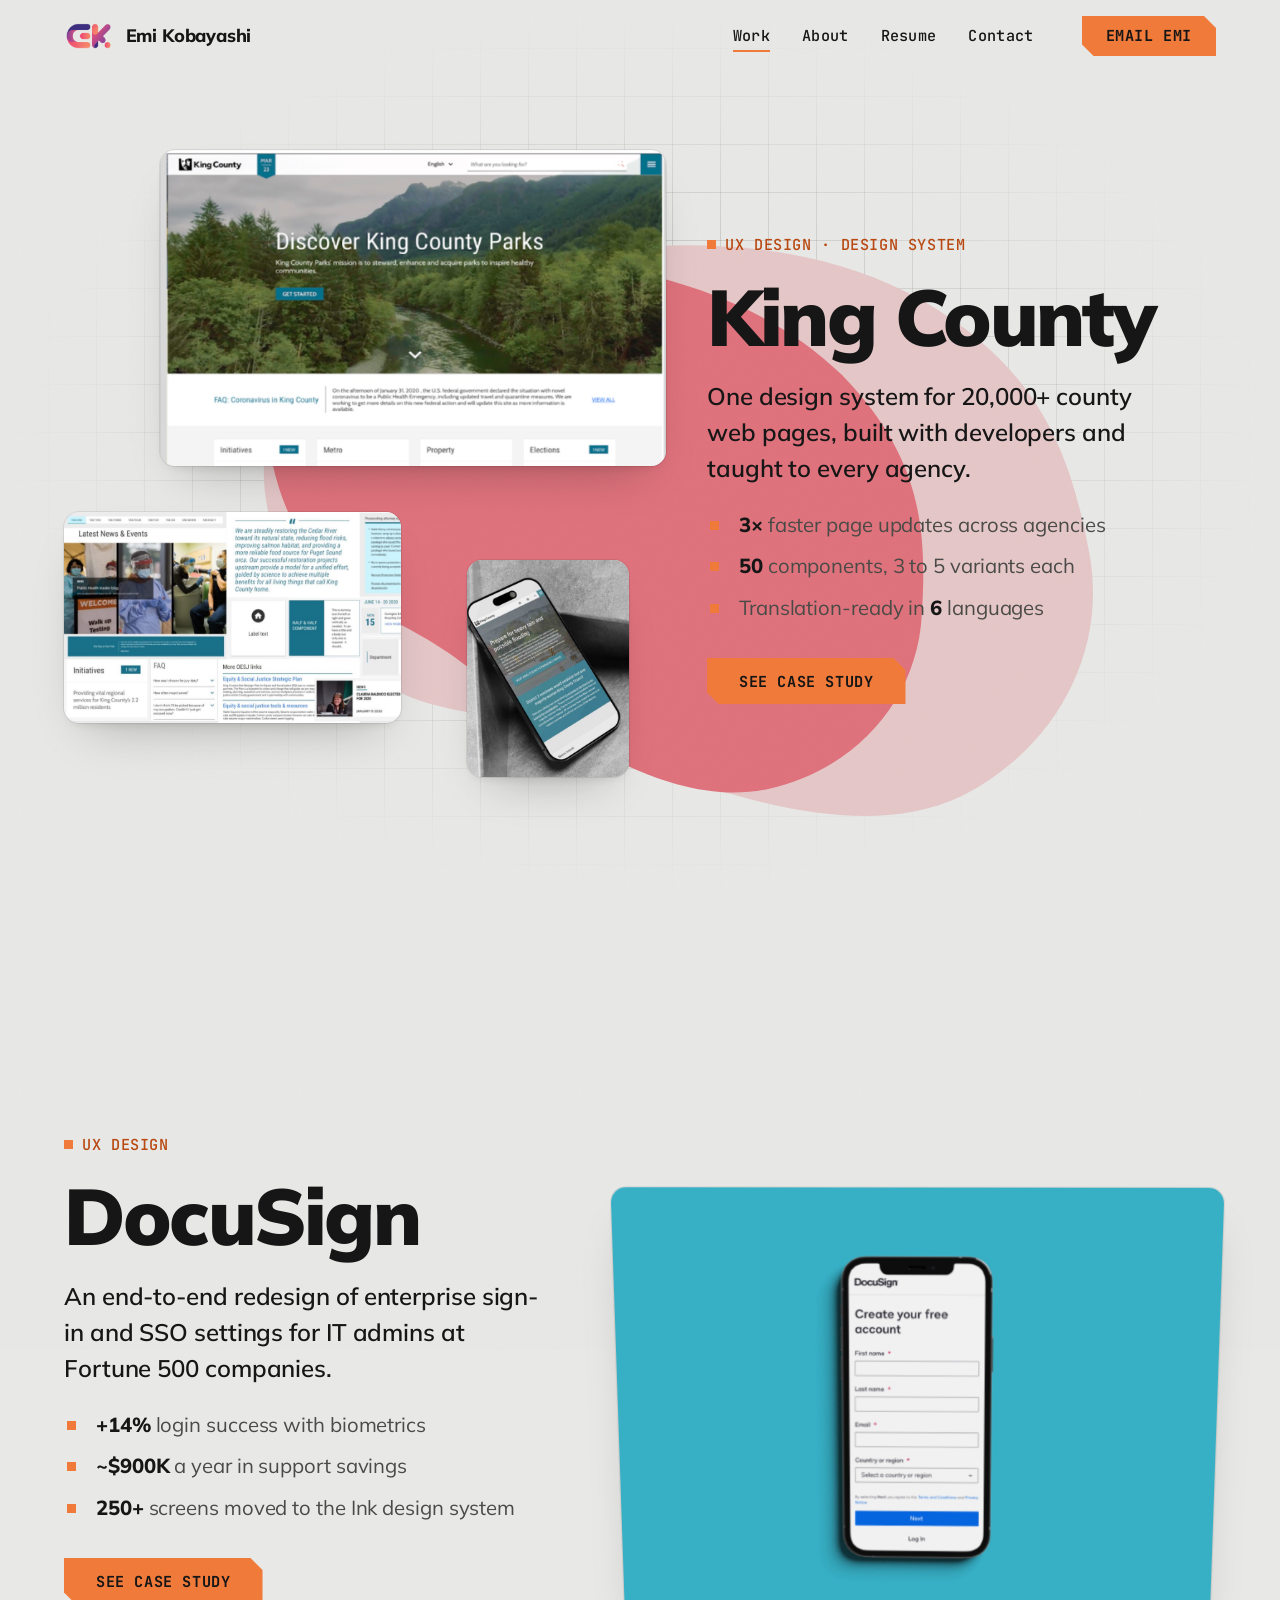
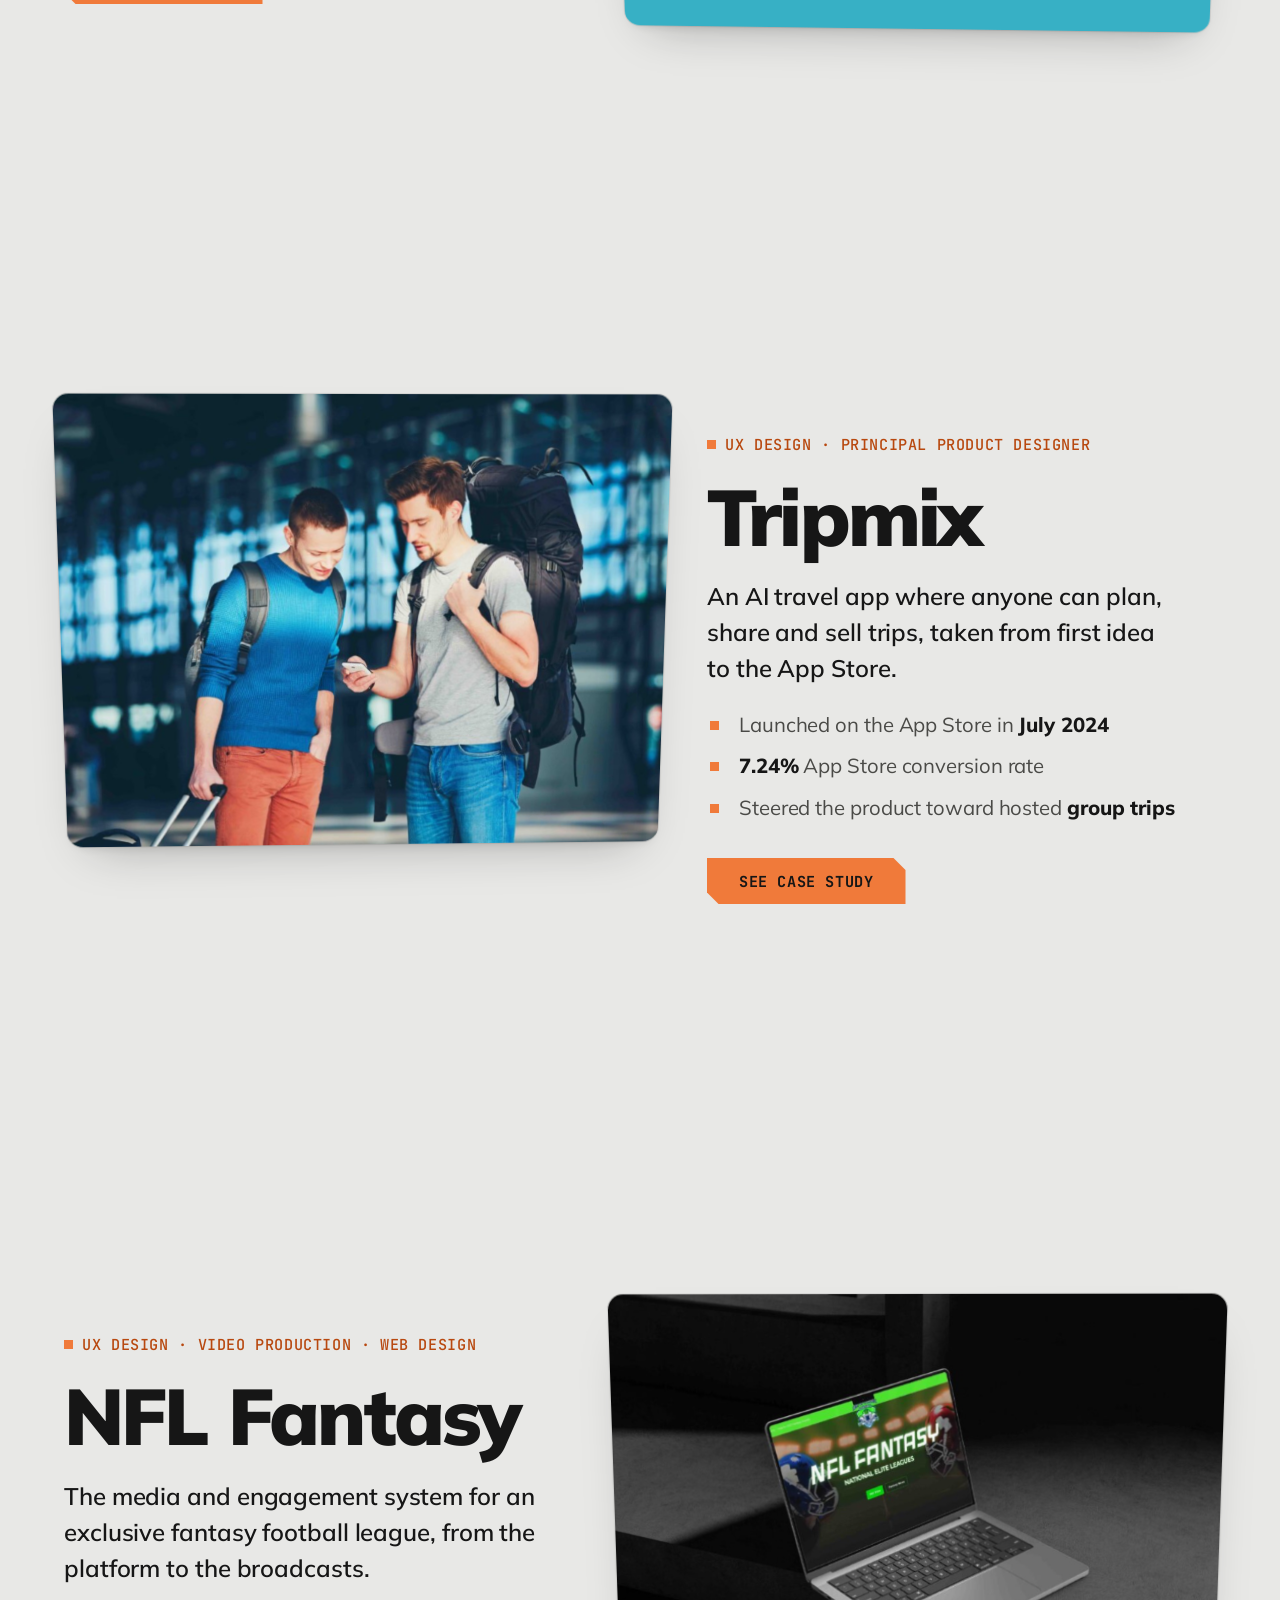
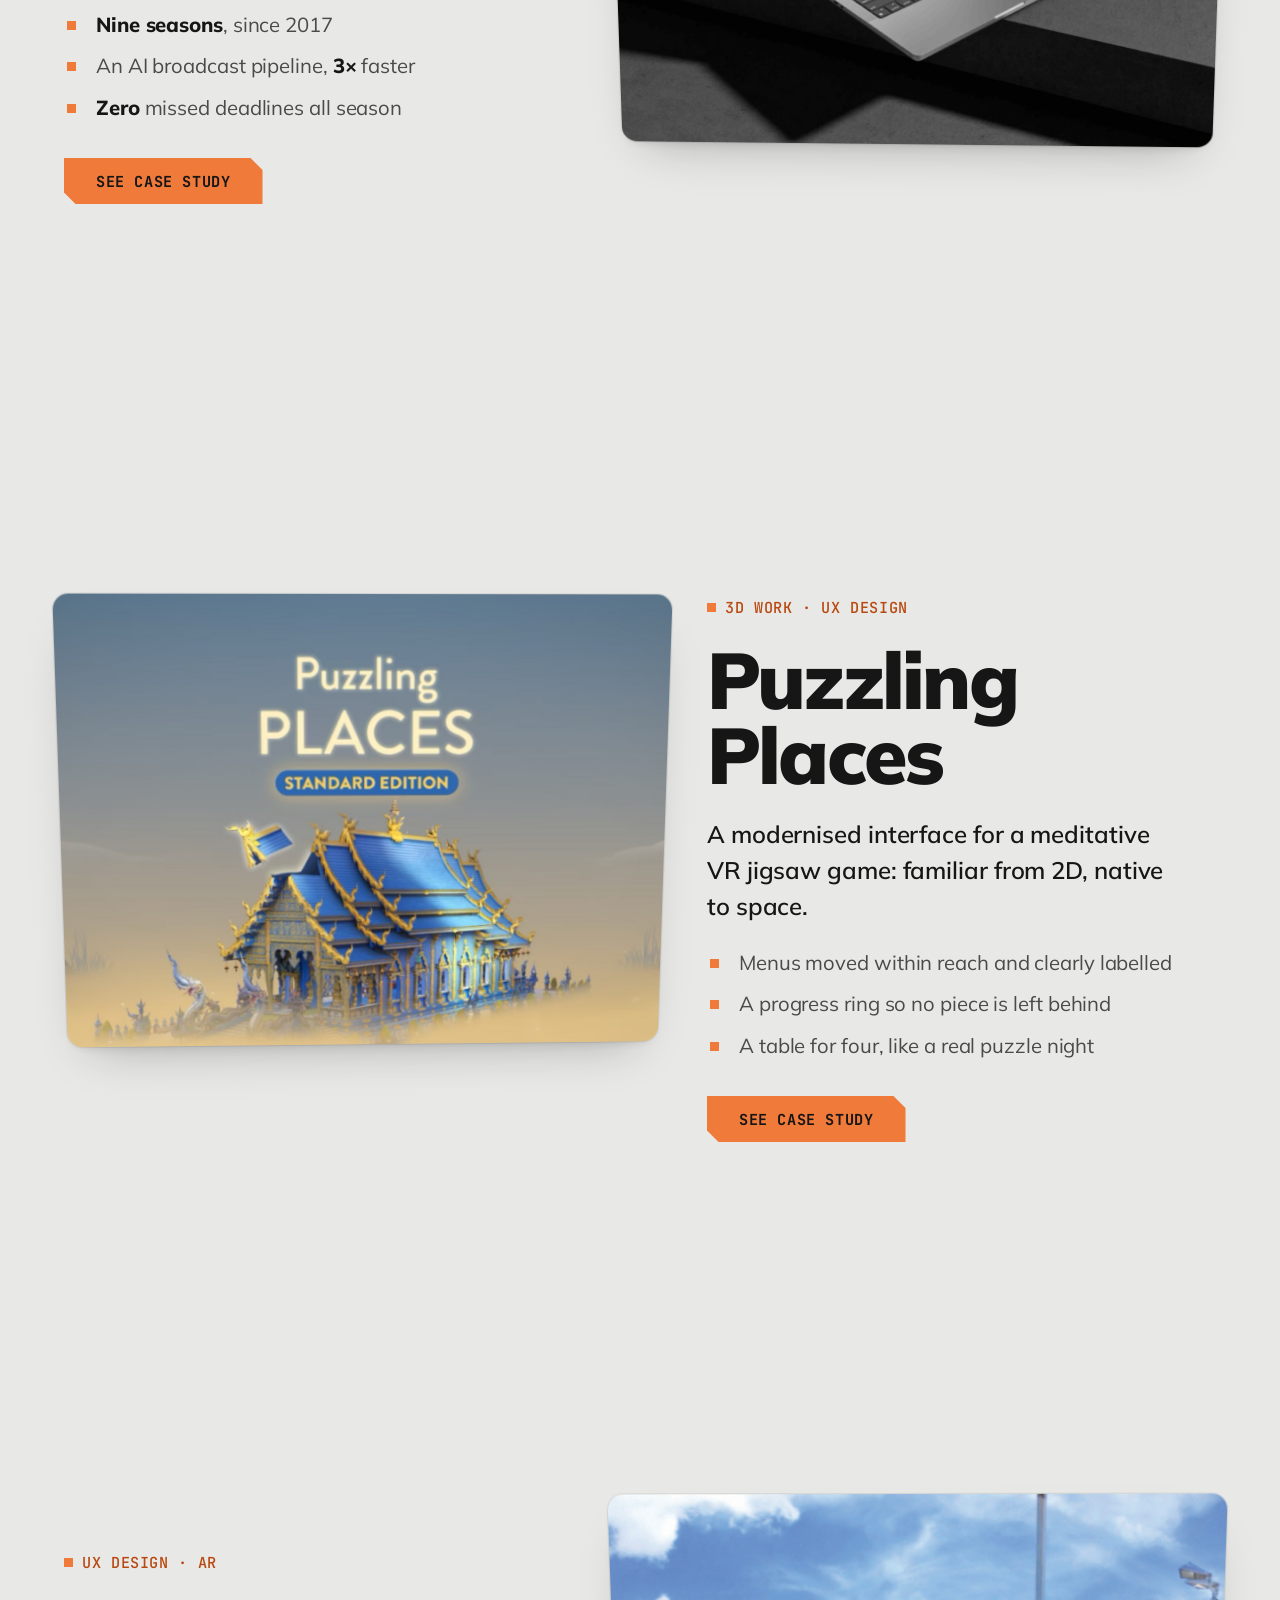
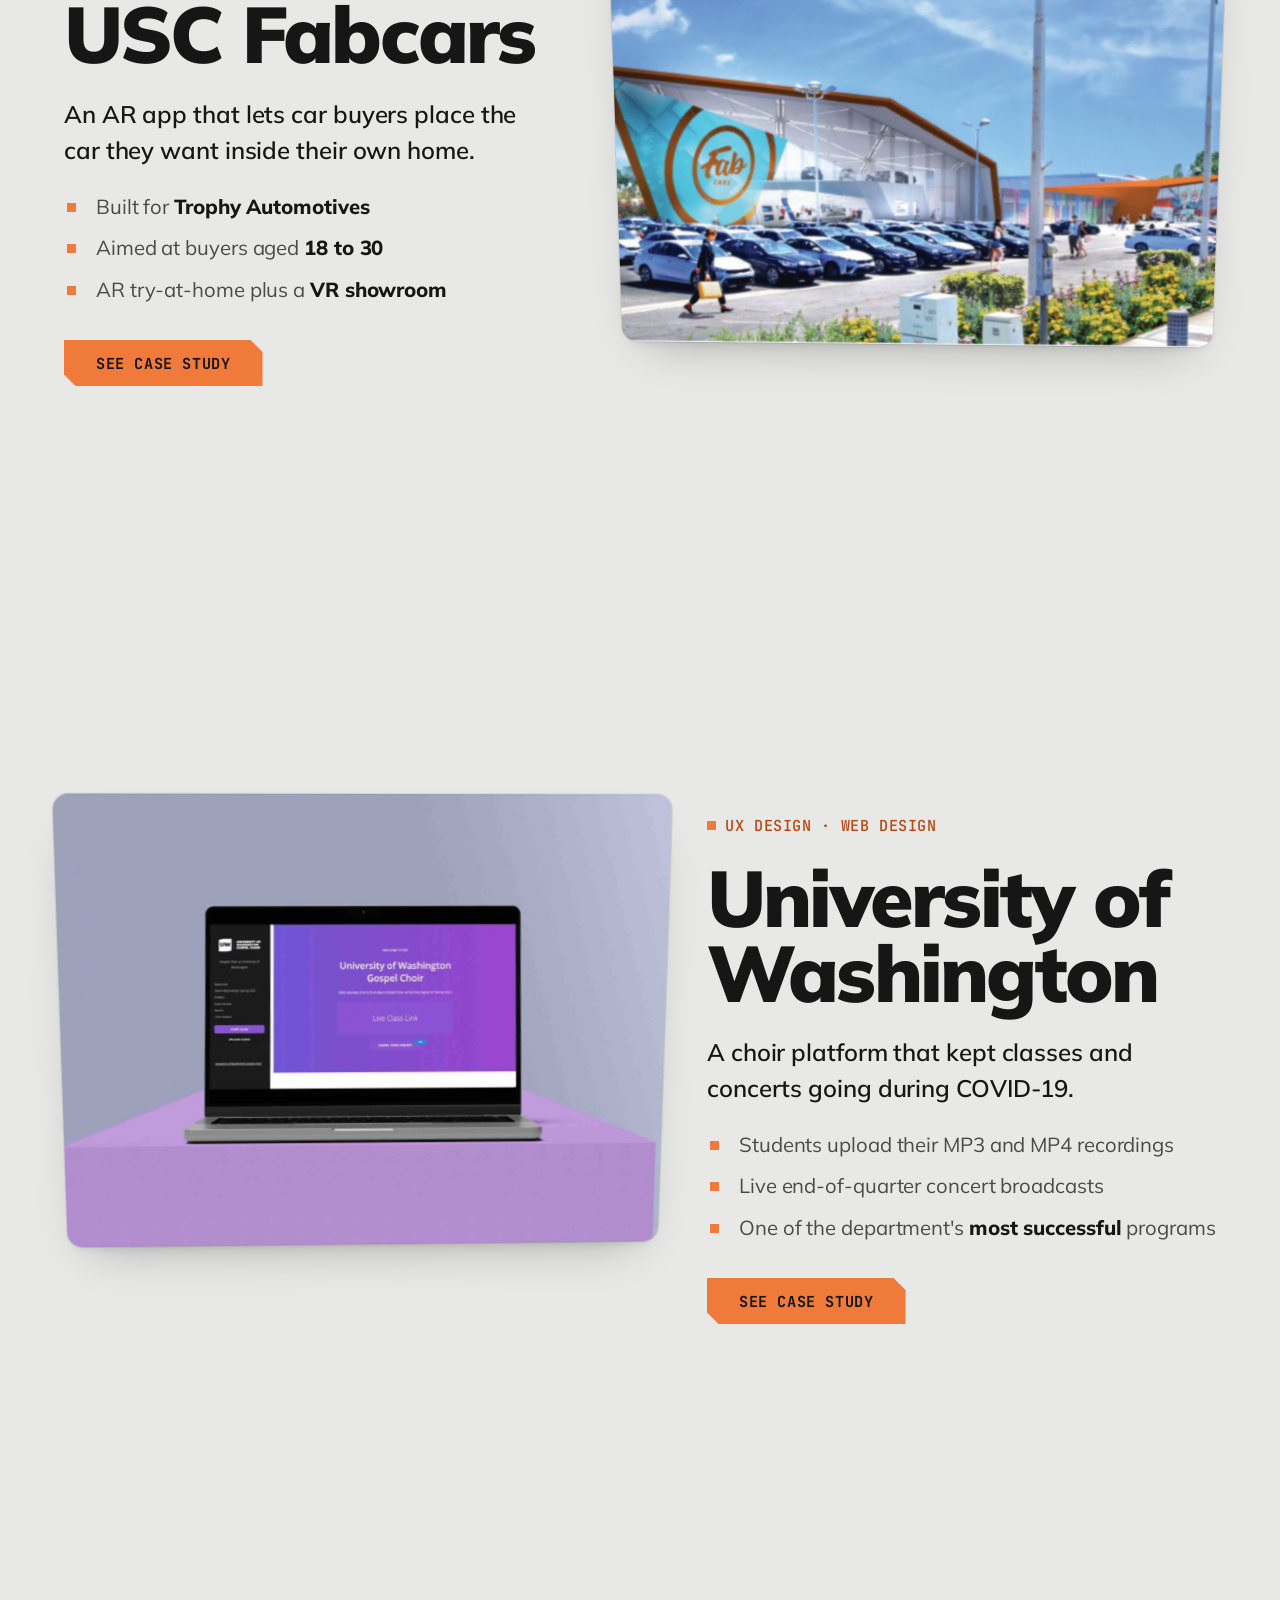
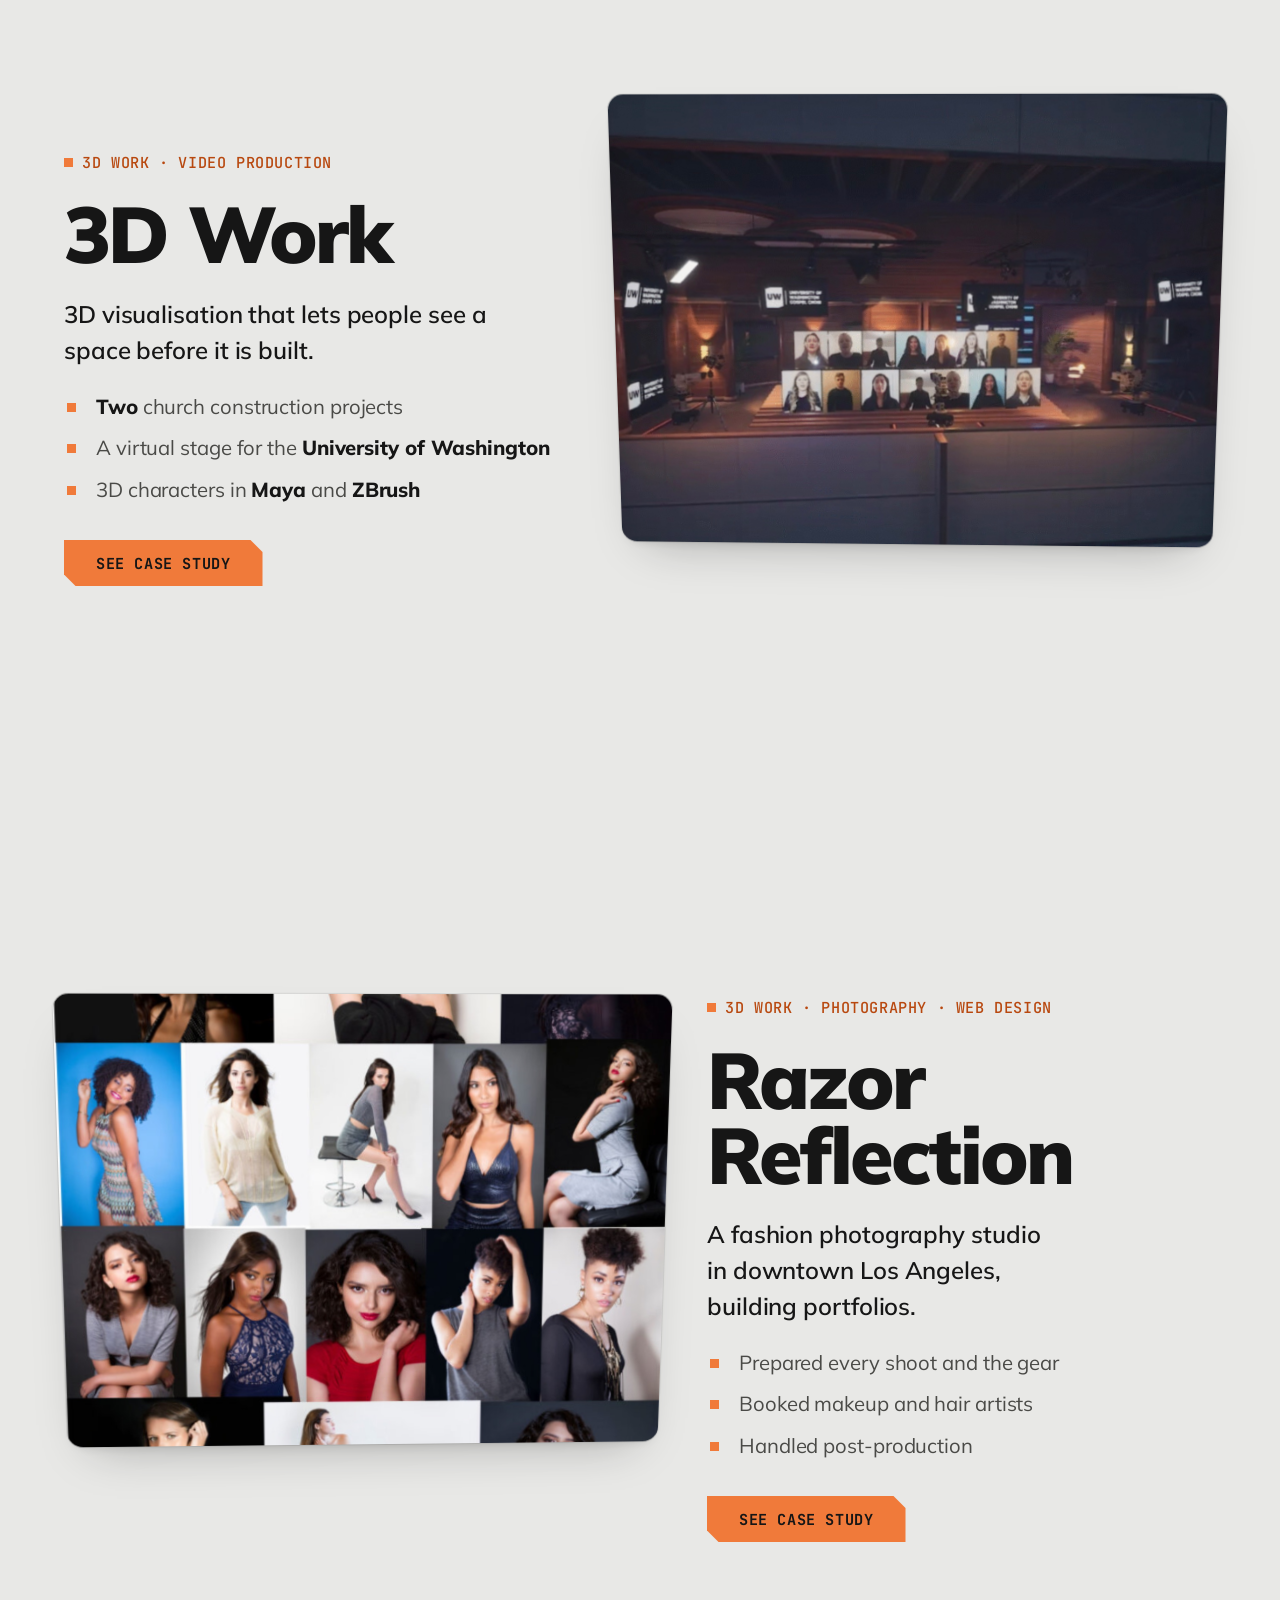
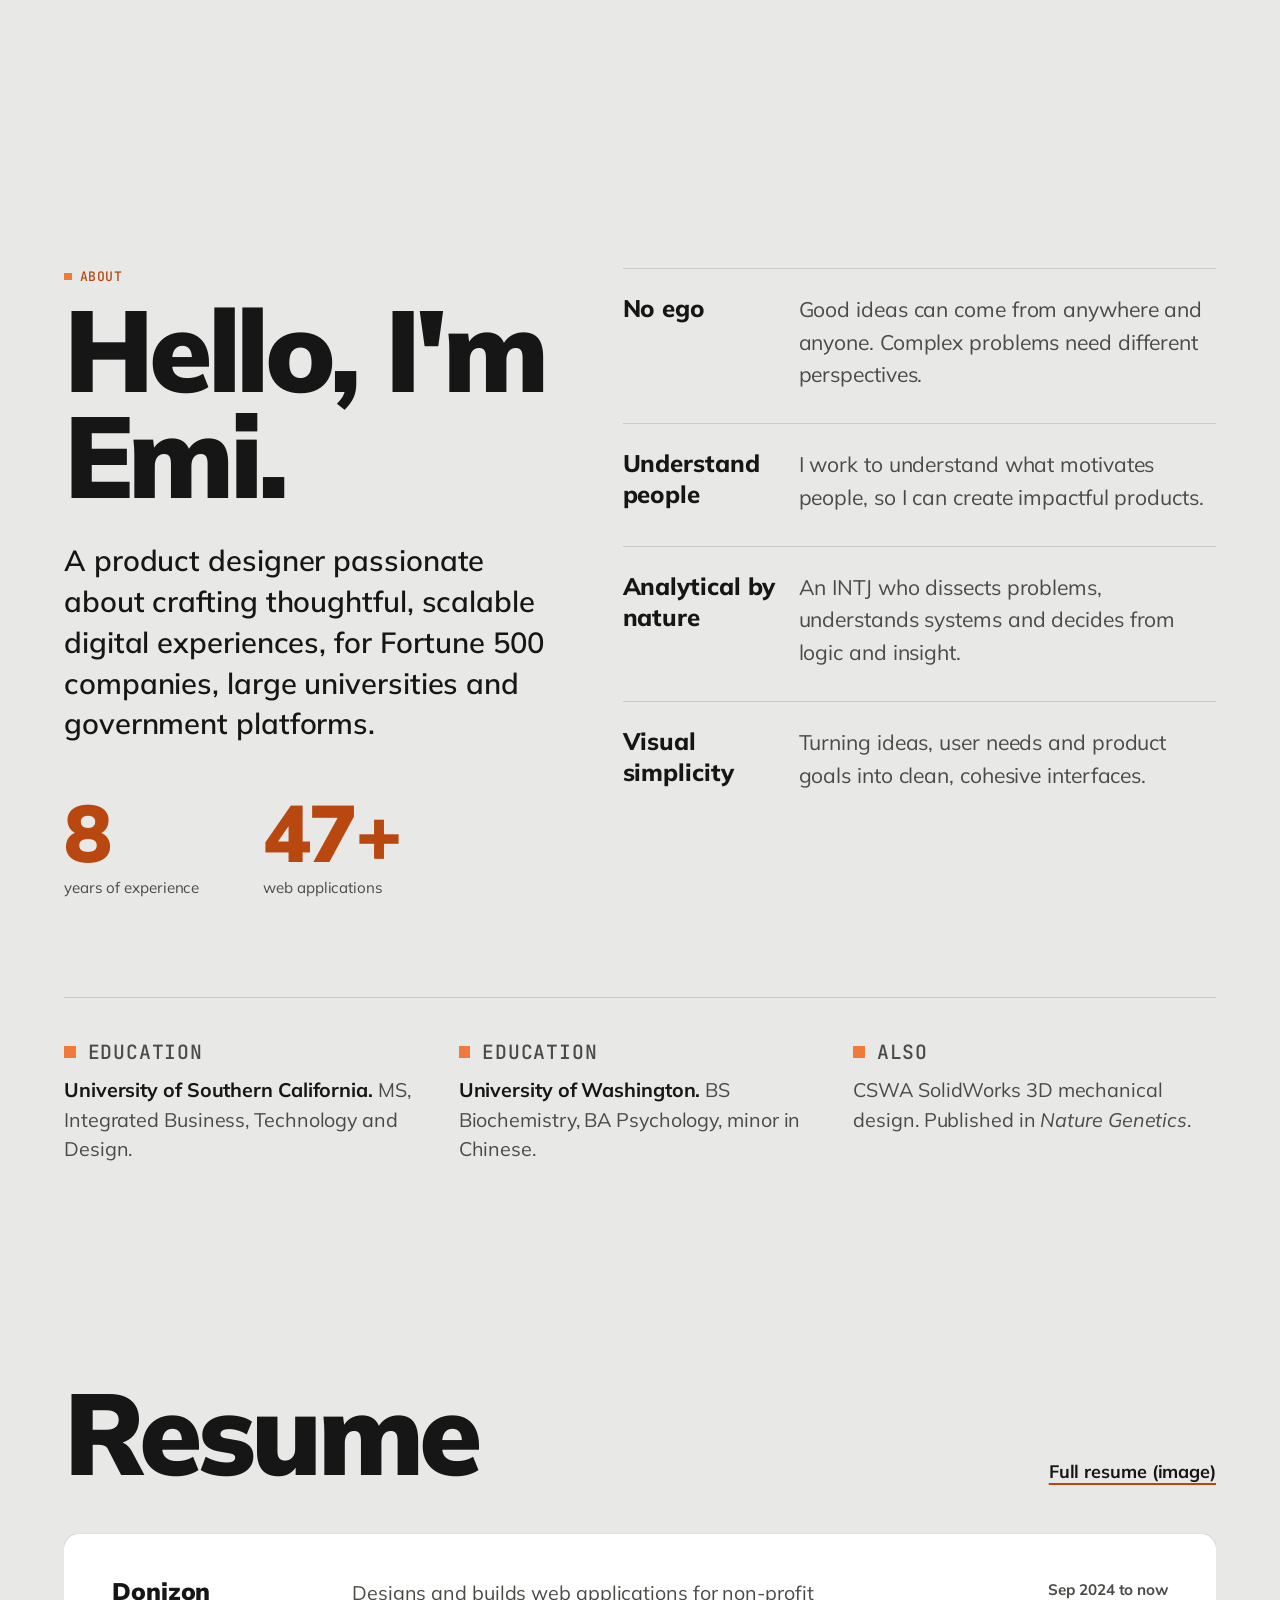
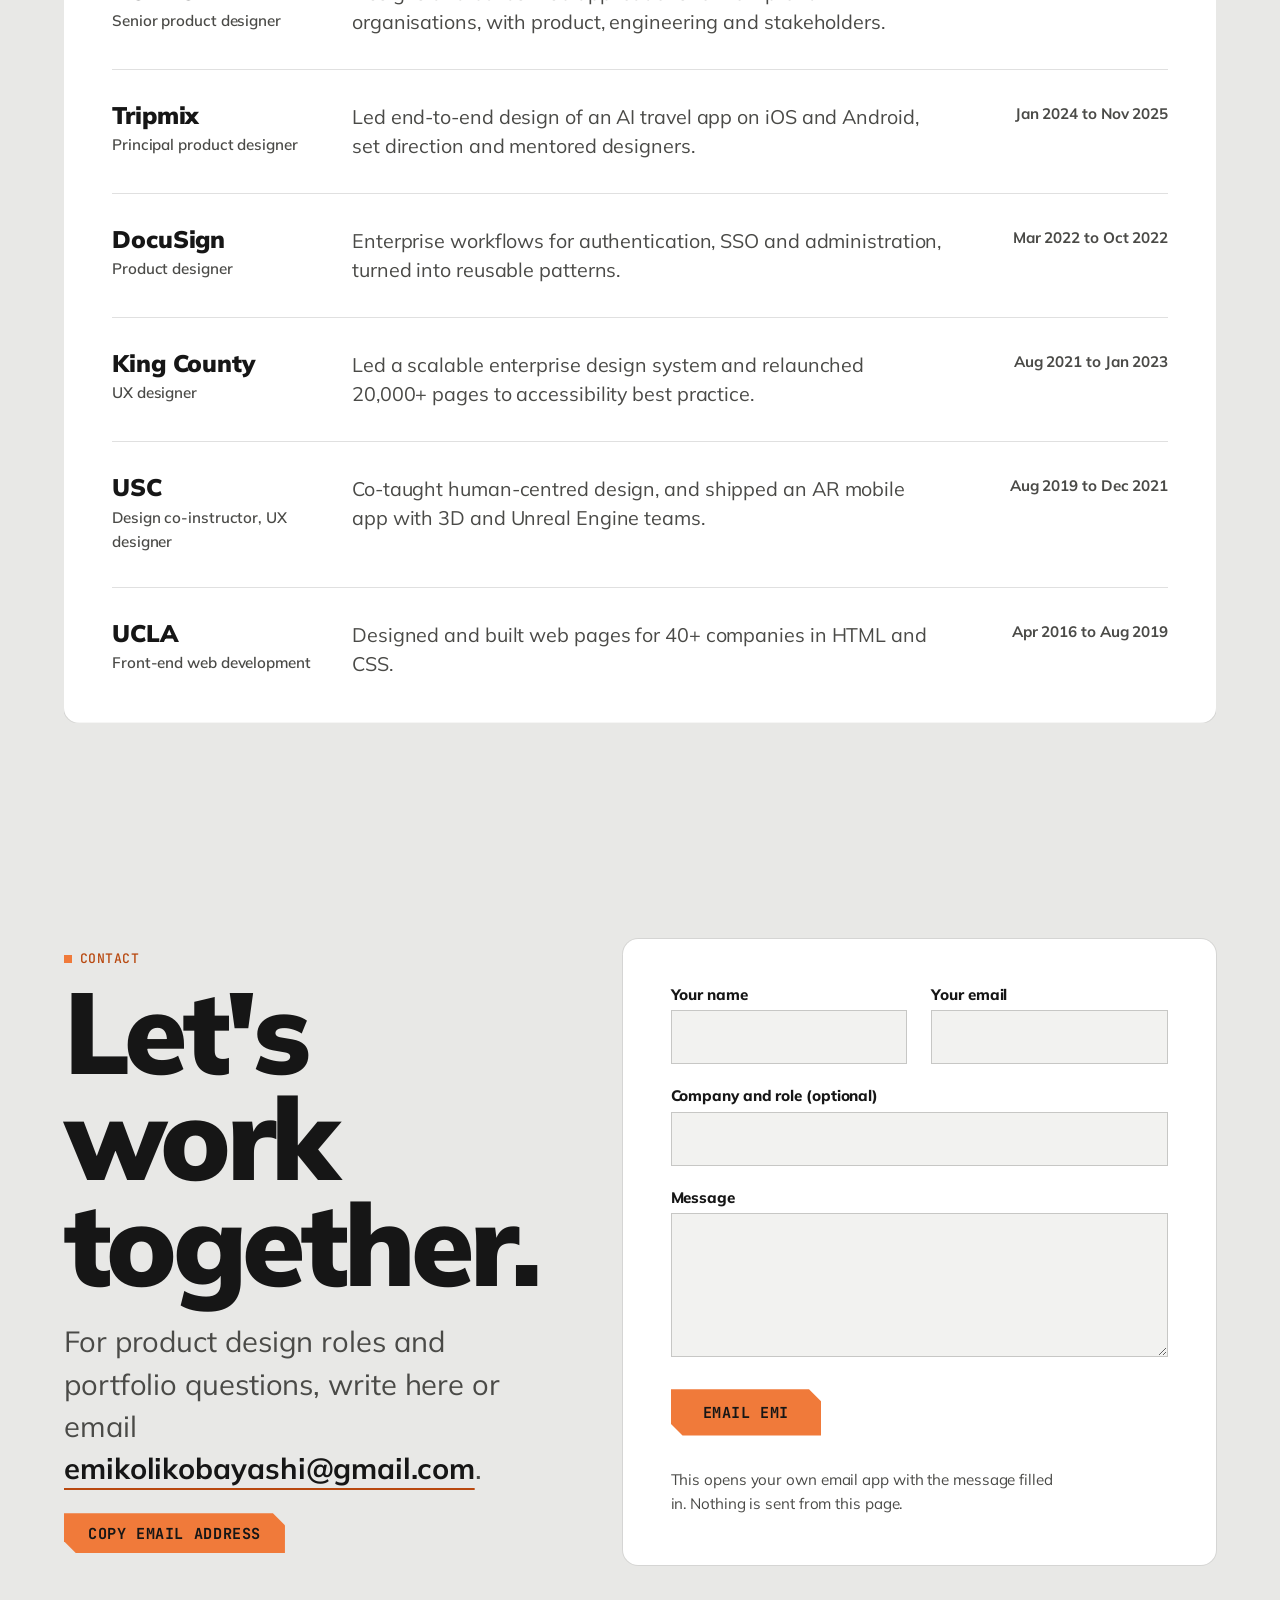
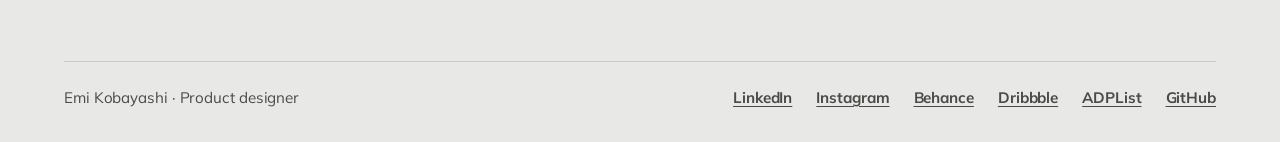
<file: index.html>
<!doctype html>
<html lang="en">
<head>
<meta charset="utf-8">
<meta name="viewport" content="width=device-width, initial-scale=1, viewport-fit=cover">
<title>Emi Kobayashi · Product designer</title>
<meta name="description" content="Selected work by Emi Kobayashi, a product designer who builds design systems and visual interfaces people enjoy using.">
<link rel="icon" href="2025-12-EK-Logo-scaled.png">
<link rel="preconnect" href="https://fonts.googleapis.com">
<link rel="preconnect" href="https://fonts.gstatic.com" crossorigin>
<link rel="stylesheet" href="https://fonts.googleapis.com/css2?family=JetBrains+Mono:wght@500;700&family=Mulish:wght@400;600;700;800;900&display=swap">
<link rel="stylesheet" href="scrollcraft.css?v=3">
<link rel="stylesheet" href="site.css?v=17">
<script>
  /* Test hook, not a feature: ?motion=reduce forces the reduced-motion path in
     browsers that cannot emulate the media query. Must run before the engine. */
  (function () {
    var forced = /[?&]motion=reduce\b/.test(location.search);
    if (forced) {
      var mm = window.matchMedia.bind(window);
      window.matchMedia = function (q) {
        if (/prefers-reduced-motion:\s*reduce/.test(q)) return { matches: true, media: q, addEventListener: function () {}, addListener: function () {} };
        if (/prefers-reduced-motion:\s*no-preference/.test(q)) return { matches: false, media: q, addEventListener: function () {}, addListener: function () {} };
        return mm(q);
      };
    }
    if (forced || window.matchMedia('(prefers-reduced-motion: reduce)').matches) document.documentElement.classList.add('rm');
  })();
</script>
<style>
  section { scroll-margin-top: 0; }

  /* ------------------------------------------------ the project screens -- */
  .proj {
    min-height: 100svh; display: grid; grid-template-columns: minmax(0, 13fr) minmax(0, 11fr);
    align-items: center; gap: clamp(1.5rem, 3.2vw, 3.5rem);
    /* Past ~84rem the pair stays together in the middle instead of drifting apart. */
    padding: calc(var(--bar-h) + var(--sc-6)) max(var(--sc-gutter), (100vw - 84rem) / 2) var(--sc-8);
  }
  .proj--flip { grid-template-columns: minmax(0, 11fr) minmax(0, 13fr); }
  .proj--flip .proj__media { order: 2; }
  /* Text always sits against its image: when the image is on the right, the
     copy block moves to the right edge of its column. */
  .proj--flip .proj__copy { justify-self: end; }
  .proj__media { position: relative; perspective: 1400px; }
  .proj__frame { aspect-ratio: 4 / 3; transform-style: preserve-3d; }
  .proj__frame .shot { width: 100%; height: 100%; }
  .proj__copy { display: grid; gap: var(--sc-5); width: 100%; max-width: 37rem; container-type: inline-size; }
  .proj__copy .lbl__kind { font-size: var(--sc-t-sm); }
  .proj__title { margin: 0; font: 900 var(--sc-t-4xl)/0.95 var(--sc-font-display); letter-spacing: -0.035em; text-wrap: balance; }
  .proj__title { font-size: min(var(--sc-t-4xl), 15.5cqi); }
  /* Body and highlights are sized to hold their own against a large image. */
  .proj__text { margin: 0; color: var(--sc-ink); font: 600 var(--sc-t-lg)/1.5 var(--sc-font-text); max-width: 34ch; text-wrap: pretty; }
  .proj__points { margin: 0; padding: 0; list-style: none; display: grid; gap: var(--sc-3); }
  .proj__points li { position: relative; padding-left: var(--sc-6); color: var(--sc-ink-soft); font-size: clamp(1.05rem, 0.95rem + 0.4vw, 1.3rem); line-height: 1.45; }
  .proj__points li::before { content: ""; position: absolute; left: 0.2rem; top: 0.55em; width: 9px; height: 9px; border-radius: 0; background: var(--sc-accent); }
  .proj__points b { color: var(--sc-ink); font-weight: 800; }
  .proj__go { display: flex; align-items: center; gap: var(--sc-6); flex-wrap: wrap; margin-top: var(--sc-3); }

  /* --------------------------------------- 1 · King County, the opening -- */
  .hero { min-height: 100svh; }
  .hero__by { margin: 0; font: 600 var(--sc-t-lg)/1.45 var(--sc-font-text); color: var(--sc-ink-soft); max-width: 34ch; }
  .hero__by strong { color: var(--sc-ink); font-weight: 800; }
  .scene { position: relative; height: min(74svh, 44rem); }
  .scene > * { position: absolute; will-change: transform; }
  /* Three images on one grid: the desktop homepage at the back, the
     components page overlapping its lower left, and the phone as a portrait
     card on the right. Shared radius and shadow; bottoms step down evenly. */
  .scene > .shot { border-radius: var(--ek-radius); }
  .scene__desktop { top: 2%; right: 0; width: 84%; aspect-ratio: 16 / 10; }
  .scene__desktop img { object-position: 50% 87%; }
  .scene__components { left: 0; bottom: 12%; width: 56%; aspect-ratio: 16 / 10; }
  .scene__components img { object-position: 0 0; }
  .scene__phone { right: 6%; bottom: 4%; width: 27%; aspect-ratio: 3 / 4; }
  .scene__phone img { object-position: 52% 50%; }

  /* ------------------------------------------------------------ about -- */
  .about { padding: calc(var(--bar-h) + var(--sc-9)) var(--sc-gutter) var(--sc-9); }
  .about__grid { display: grid; grid-template-columns: minmax(0, 5fr) minmax(0, 6fr); gap: var(--sc-9) var(--sc-8); max-width: var(--sc-maxw); margin-inline: auto; }
  .about h2 { margin: var(--sc-3) 0 0; font: 900 var(--sc-t-4xl)/0.92 var(--sc-font-display); letter-spacing: -0.04em; }
  .about__intro { margin: var(--sc-6) 0 0; font: 600 clamp(1.35rem, 1.1rem + 0.9vw, 1.95rem)/1.4 var(--sc-font-text); max-width: 32ch; }
  .about__nums { display: flex; gap: var(--sc-8); margin-top: var(--sc-7); }
  .about__nums div { display: grid; gap: var(--sc-1); }
  .about__nums strong { font: 900 var(--sc-t-3xl)/1 var(--sc-font-display); letter-spacing: -0.03em; font-variant-numeric: tabular-nums; color: var(--ek-mark); }
  .about__nums div > span { color: var(--sc-ink-soft); font-size: var(--sc-t-sm); }
  .principles { list-style: none; margin: 0; padding: 0; display: grid; gap: var(--sc-6); align-content: start; }
  .principles li { display: grid; grid-template-columns: 10rem 1fr; gap: var(--sc-4); padding-top: var(--sc-5); border-top: 1px solid var(--sc-hairline); }
  .principles b { font: 800 var(--sc-t-lg)/1.3 var(--sc-font-display); }
  .principles p { margin: 0; color: var(--sc-ink-soft); line-height: 1.55; font-size: clamp(1.1rem, 1rem + 0.4vw, 1.35rem); }
  .about__edu { grid-column: 1 / -1; display: grid; grid-template-columns: repeat(3, minmax(0, 1fr)); gap: var(--sc-6); padding-top: var(--sc-6); border-top: 1px solid var(--sc-hairline); }
  .about__edu p { margin: var(--sc-2) 0 0; color: var(--sc-ink-soft); line-height: 1.5; font-size: clamp(1.05rem, 0.95rem + 0.35vw, 1.25rem); }
  .about__edu b { color: var(--sc-ink); }

  /* ----------------------------------------------------------- resume -- */
  .resume { padding: calc(var(--bar-h) + var(--sc-7)) var(--sc-gutter) var(--sc-9); }
  .resume__in { max-width: var(--sc-maxw); margin-inline: auto; }
  .resume__head { display: flex; align-items: end; justify-content: space-between; gap: var(--sc-5); flex-wrap: wrap; margin-bottom: var(--sc-7); }
  .resume h2 { margin: 0; font: 900 var(--sc-t-4xl)/0.92 var(--sc-font-display); letter-spacing: -0.04em; }
  .paper { --sc-ink: #161616; --sc-ink-soft: #4A4A47; --sc-hairline: rgb(0 0 0 / 0.12); color: var(--sc-ink); background: #fff; border-radius: var(--ek-radius); box-shadow: var(--sc-edge); }
  .paper .link { color: var(--sc-ink); }
  .ledger { margin: 0; padding: var(--sc-3) var(--sc-7); }
  .ledger ol { list-style: none; margin: 0; padding: 0; }
  .role { display: grid; grid-template-columns: 13rem minmax(0, 1fr) 12rem; gap: var(--sc-6); padding: var(--sc-6) 0; }
  .role + .role { border-top: 1px solid var(--sc-hairline); }
  .role h3 { margin: 0; font: 900 var(--sc-t-lg)/1.15 var(--sc-font-display); }
  .role__title { margin: var(--sc-1) 0 0; color: var(--sc-ink-soft); font-size: var(--sc-t-sm); font-weight: 600; }
  .role p.role__did { margin: 0; line-height: 1.5; color: var(--sc-ink-soft); max-width: 60ch; font-size: clamp(1.05rem, 0.95rem + 0.35vw, 1.25rem); }
  .role time { font-size: var(--sc-t-sm); font-weight: 700; color: var(--sc-ink-soft); text-align: right; font-variant-numeric: tabular-nums; }

  /* ---------------------------------------------------------- contact -- */
  .contact { min-height: 100svh; display: grid; align-content: center; padding: calc(var(--bar-h) + var(--sc-7)) var(--sc-gutter) var(--sc-6); }
  .plate { display: grid; grid-template-columns: minmax(0, 5fr) minmax(0, 6fr); gap: var(--sc-8); max-width: var(--sc-maxw); width: 100%; margin-inline: auto; align-items: center; }
  .plate h2 { margin: var(--sc-3) 0 0; font: 900 var(--sc-t-4xl)/0.92 var(--sc-font-display); letter-spacing: -0.04em; }
  .plate__fact { margin: var(--sc-5) 0 0; color: var(--sc-ink-soft); line-height: 1.45; max-width: 32ch; font-size: clamp(1.35rem, 1.1rem + 0.9vw, 1.95rem); }
  .plate__copy { margin: var(--sc-5) 0 0; display: flex; align-items: center; gap: var(--sc-4); flex-wrap: wrap; }
  .plate__copied { color: var(--sc-ink-soft); font-size: var(--sc-t-sm); }
  .form { display: grid; grid-template-columns: minmax(0, 1fr) minmax(0, 1fr); gap: var(--sc-5); padding: var(--sc-7); }
  .field input, .field textarea { width: 100%; min-width: 0; box-sizing: border-box; }
  .field { display: grid; gap: var(--sc-2); }
  .field--wide { grid-column: 1 / -1; }
  .field label { font: 800 var(--sc-t-sm)/1 var(--sc-font-text); }
  .field input, .field textarea {
    font: 600 var(--sc-t-base)/1.4 var(--sc-font-text); color: var(--sc-ink);
    padding: 0.85rem 0.95rem; border-radius: 0; border: 1.5px solid rgb(0 0 0 / 0.18); background: #F2F2F0; caret-color: var(--sc-accent);
    transition: border-color 160ms var(--sc-ease-out), background-color 160ms var(--sc-ease-out);
  }
  .field textarea { min-height: 9rem; resize: vertical; }
  .field input:focus, .field textarea:focus { background: #fff; border-color: var(--sc-accent); }
  .field [aria-invalid="true"] { border-color: #C2185B; }
  .form__row { grid-column: 1 / -1; display: flex; align-items: center; gap: var(--sc-6); flex-wrap: wrap; margin-top: var(--sc-2); }
  .form__status { margin: 0; font-size: var(--sc-t-sm); color: var(--sc-ink-soft); max-width: 44ch; }
  .foot { display: flex; justify-content: space-between; gap: var(--sc-5); flex-wrap: wrap; margin: var(--sc-9) auto 0; padding-top: var(--sc-5); border-top: 1px solid var(--sc-hairline); max-width: var(--sc-maxw); width: 100%; font-size: var(--sc-t-sm); color: var(--sc-ink-soft); }
  .foot ul { display: flex; gap: var(--sc-5); list-style: none; margin: 0; padding: 0; flex-wrap: wrap; }
  .foot a { color: inherit; font-weight: 700; }

  /* ----------------------------------------------------------- phones -- */
  @media (max-width: 860px) {
    .proj, .proj--flip { grid-template-columns: 1fr; gap: var(--sc-6); align-content: center; padding-top: calc(var(--bar-h) + var(--sc-4)); padding-bottom: var(--sc-7); }
    .hero { align-content: start; gap: var(--sc-5); }
    .hero .proj__copy { gap: var(--sc-4); }
    .proj--flip .proj__media { order: 0; }
    .proj__title { font-size: var(--sc-t-3xl); }
    .scene { height: 34svh; }
    .scene__components { bottom: 4%; }
    .scene__phone { bottom: 0; }
    .hero .proj__title { font-size: var(--sc-t-3xl); }
    .about__grid, .plate { grid-template-columns: 1fr; gap: var(--sc-7); }
    .about__edu { grid-template-columns: 1fr; }
    .principles li { grid-template-columns: 1fr; gap: var(--sc-1); }
    .ledger { padding: var(--sc-2) var(--sc-5); }
    .role { grid-template-columns: 1fr; gap: var(--sc-2); }
    .role time { text-align: left; order: -1; }
    .form { grid-template-columns: 1fr; padding: var(--sc-5); }
  }
  @media (max-width: 860px) and (max-height: 720px) { .scene { height: 27svh; } .hero { gap: var(--sc-3); } .hero .proj__points { display: none; } .hero__by { font-size: var(--sc-t-base); } }

  /* --------------------------------------------------- reduced motion -- */
  /* ---------------------------------------- scrolling with the mouse -- */
  /* Each project image is lit by the cursor: a soft highlight sits where the
     pointer is relative to the image, brighter the closer the pointer gets. */
  .proj__frame .shot { position: relative; }
  .proj__frame .shot::after {
    content: ""; position: absolute; inset: 0; pointer-events: none; border-radius: inherit;
    background: radial-gradient(circle at var(--gx, 50%) var(--gy, 50%), rgb(255 255 255 / 0.34), rgb(255 255 255 / 0.08) 28%, transparent 55%);
    mix-blend-mode: soft-light; opacity: var(--go, 0); transition: opacity 300ms var(--sc-ease-out);
  }
  html.rm .proj__frame .shot::after { display: none; }

  html.rm .scene > * { transform: none !important; }
  @media (prefers-reduced-motion: reduce) { .scene > * { transform: none !important; } }
</style>
</head>
<body>

<svg class="blob" viewBox="0 0 1400 770" preserveAspectRatio="xMidYMid slice" aria-hidden="true" focusable="false">
  <g class="blob__back"><path/></g>
  <g class="blob__front"><path/></g>
</svg>
<div class="sc-grain" aria-hidden="true"></div>

<header class="bar" id="bar">
  <a class="bar__mark" href="#top" aria-label="Emi Kobayashi, back to top">
    <img src="2025-12-EK-Logo-scaled.png" width="64" height="40" alt="">
    <span class="bar__name">Emi Kobayashi</span>
  </a>
  <nav class="bar__nav" aria-label="Main">
    <div class="bar__sheet" id="sheet">
      <button class="bar__close" type="button">Close</button>
      <ul>
        <li><a href="#work" data-nav="work">Work</a></li>
        <li><a href="#about" data-nav="about">About</a></li>
        <li><a href="#resume" data-nav="resume">Resume</a></li>
        <li><a href="#contact" data-nav="contact">Contact</a></li>
      </ul>
      <a class="btn btn--small" href="#contact">Email Emi</a>
    </div>
    <button class="bar__menu" type="button" aria-expanded="false" aria-controls="sheet">Menu</button>
  </nav>
</header>

<main id="top">

  <!-- 1 · King County. Layered planes over the blob. -->
  <section class="proj hero" id="work" data-blob-at="0" data-blob-side="left" data-nav-for="work" aria-labelledby="kc-title">
    <div class="proj__media scene" aria-hidden="true">
      <figure class="shot scene__desktop" data-depth="far"><img src="img/2018-03-KC-4.jpg" alt="" fetchpriority="high"></figure>
      <figure class="shot scene__components" data-depth="mid"><img src="img/2018-03-KC-9-1024x578-1.jpg" alt="" fetchpriority="high"></figure>
      <figure class="shot scene__phone" data-depth="near"><img src="img/2018-03-KC-Mobile-Responsive-1024x683.jpg" alt="" fetchpriority="high"></figure>
    </div>
    <div class="proj__copy">
      <h1 class="sr-only">Emi Kobayashi, product designer</h1>
      <p class="lbl__kind">UX design · Design system</p>
      <h2 class="proj__title" id="kc-title">King County</h2>
      <p class="proj__text">One design system for 20,000+ county web pages, built with developers and taught to every agency.</p>
      <ul class="proj__points">
        <li><b>3&times;</b> faster page updates across agencies</li>
        <li><b>50</b> components, 3 to 5 variants each</li>
        <li>Translation-ready in <b>6</b> languages</li>
      </ul>
      <div class="proj__go">
        <a class="btn" href="case-kingcounty.html">See case study</a>
      </div>
    </div>
  </section>

  <!-- 3 · The rest of the work, one screen each, alternating sides like the live site. -->
  <section class="proj proj--flip" id="docusign" data-blob-at="2" data-blob-side="right" data-nav-for="work" data-sc-act="flow" aria-labelledby="ds-t">
    <div class="proj__media"><div class="proj__frame" data-sc-tilt="8"><figure class="shot" data-sc-parallax="-0.9"><img src="img/2018-03-DS-1024x683.jpg" alt="DocuSign mobile sign-in screen"></figure></div></div>
    <div class="proj__copy" data-sc-in data-sc-stagger="60">
      <p class="lbl__kind">UX design</p>
      <h2 class="proj__title" id="ds-t">DocuSign</h2>
      <p class="proj__text">An end-to-end redesign of enterprise sign-in and SSO settings for IT admins at Fortune 500 companies.</p>
      <ul class="proj__points">
        <li><b>+14%</b> login success with biometrics</li>
        <li><b>~$900K</b> a year in support savings</li>
        <li><b>250+</b> screens moved to the Ink design system</li>
      </ul>
      <div class="proj__go"><a class="btn" href="case-docusign.html">See case study</a></div>
    </div>
  </section>

  <section class="proj" id="tripmix" data-blob-at="3" data-blob-side="left" data-nav-for="work" data-sc-act="flow" aria-labelledby="tm-t">
    <div class="proj__media"><div class="proj__frame" data-sc-tilt="8"><figure class="shot" data-sc-parallax="-0.9"><img src="img/2025-11-Tripmix-1-1024x683.jpg" alt="Two travellers looking at a phone in an airport"></figure></div></div>
    <div class="proj__copy" data-sc-in data-sc-stagger="60">
      <p class="lbl__kind">UX design · Principal product designer</p>
      <h2 class="proj__title" id="tm-t">Tripmix</h2>
      <p class="proj__text">An AI travel app where anyone can plan, share and sell trips, taken from first idea to the App Store.</p>
      <ul class="proj__points">
        <li>Launched on the App Store in <b>July 2024</b></li>
        <li><b>7.24%</b> App Store conversion rate</li>
        <li>Steered the product toward hosted <b>group trips</b></li>
      </ul>
      <div class="proj__go"><a class="btn" href="case-tripmix.html">See case study</a></div>
    </div>
  </section>

  <section class="proj proj--flip" id="nfl" data-blob-at="4" data-blob-side="right" data-nav-for="work" data-sc-act="flow" aria-labelledby="nfl-t">
    <div class="proj__media"><div class="proj__frame" data-sc-tilt="8"><figure class="shot" data-sc-parallax="-0.9"><img src="img/2018-03-MM-2-1024x683.jpg" alt="NFL Fantasy league site on a laptop"></figure></div></div>
    <div class="proj__copy" data-sc-in data-sc-stagger="60">
      <p class="lbl__kind">UX design · Video production · Web design</p>
      <h2 class="proj__title" id="nfl-t">NFL Fantasy</h2>
      <p class="proj__text">The media and engagement system for an exclusive fantasy football league, from the platform to the broadcasts.</p>
      <ul class="proj__points">
        <li><b>Nine seasons</b>, since 2017</li>
        <li>An AI broadcast pipeline, <b>3&times;</b> faster</li>
        <li><b>Zero</b> missed deadlines all season</li>
      </ul>
      <div class="proj__go"><a class="btn" href="case-nfl.html">See case study</a></div>
    </div>
  </section>

  <section class="proj" id="puzzling" data-blob-at="5" data-blob-side="left" data-nav-for="work" data-sc-act="flow" aria-labelledby="pp-t">
    <div class="proj__media"><div class="proj__frame" data-sc-tilt="8"><figure class="shot" data-sc-parallax="-0.9"><img src="img/2018-03-Puzzling-Pages-Landing-1-1024x576.jpg" alt="Puzzling Places key art with a photogrammetry temple"></figure></div></div>
    <div class="proj__copy" data-sc-in data-sc-stagger="60">
      <p class="lbl__kind">3D work · UX design</p>
      <h2 class="proj__title" id="pp-t">Puzzling Places</h2>
      <p class="proj__text">A modernised interface for a meditative VR jigsaw game: familiar from 2D, native to space.</p>
      <ul class="proj__points">
        <li>Menus moved within reach and clearly labelled</li>
        <li>A progress ring so no piece is left behind</li>
        <li>A table for four, like a real puzzle night</li>
      </ul>
      <div class="proj__go"><a class="btn" href="case-puzzling.html">See case study</a></div>
    </div>
  </section>

  <section class="proj proj--flip" id="fabcars" data-blob-at="0" data-blob-side="right" data-nav-for="work" data-sc-act="flow" aria-labelledby="fc-t">
    <div class="proj__media"><div class="proj__frame" data-sc-tilt="8"><figure class="shot" data-sc-parallax="-0.9"><img src="img/2018-03-Fab-2-1024x589.jpg" alt="Rendered car dealership exterior"></figure></div></div>
    <div class="proj__copy" data-sc-in data-sc-stagger="60">
      <p class="lbl__kind">UX design · AR</p>
      <h2 class="proj__title" id="fc-t">USC Fabcars</h2>
      <p class="proj__text">An AR app that lets car buyers place the car they want inside their own home.</p>
      <ul class="proj__points">
        <li>Built for <b>Trophy Automotives</b></li>
        <li>Aimed at buyers aged <b>18 to 30</b></li>
        <li>AR try-at-home plus a <b>VR showroom</b></li>
      </ul>
      <div class="proj__go"><a class="btn" href="case-fabcars.html">See case study</a></div>
    </div>
  </section>

  <section class="proj" id="uw" data-blob-at="1" data-blob-side="left" data-nav-for="work" data-sc-act="flow" aria-labelledby="uw-t">
    <div class="proj__media"><div class="proj__frame" data-sc-tilt="8"><figure class="shot" data-sc-parallax="-0.9"><img src="img/2018-03-uw-1024x682.jpg" alt="University of Washington choir platform on a laptop"></figure></div></div>
    <div class="proj__copy" data-sc-in data-sc-stagger="60">
      <p class="lbl__kind">UX design · Web design</p>
      <h2 class="proj__title" id="uw-t">University of Washington</h2>
      <p class="proj__text">A choir platform that kept classes and concerts going during COVID-19.</p>
      <ul class="proj__points">
        <li>Students upload their MP3 and MP4 recordings</li>
        <li>Live end-of-quarter concert broadcasts</li>
        <li>One of the department's <b>most successful</b> programs</li>
      </ul>
      <div class="proj__go"><a class="btn" href="case-uw.html">See case study</a></div>
    </div>
  </section>

  <section class="proj proj--flip" id="threed" data-blob-at="2" data-blob-side="right" data-nav-for="work" data-sc-act="flow" aria-labelledby="3d-t">
    <div class="proj__media"><div class="proj__frame" data-sc-tilt="8"><figure class="shot" data-sc-parallax="-0.9"><img src="img/2018-03-UW-3-1024x587.jpg" alt="3D virtual concert stage"></figure></div></div>
    <div class="proj__copy" data-sc-in data-sc-stagger="60">
      <p class="lbl__kind">3D work · Video production</p>
      <h2 class="proj__title" id="3d-t">3D Work</h2>
      <p class="proj__text">3D visualisation that lets people see a space before it is built.</p>
      <ul class="proj__points">
        <li><b>Two</b> church construction projects</li>
        <li>A virtual stage for the <b>University of Washington</b></li>
        <li>3D characters in <b>Maya</b> and <b>ZBrush</b></li>
      </ul>
      <div class="proj__go"><a class="btn" href="case-3d.html">See case study</a></div>
    </div>
  </section>

  <section class="proj" id="razor" data-blob-at="3" data-blob-side="left" data-nav-for="work" data-sc-act="flow" aria-labelledby="rr-t">
    <div class="proj__media"><div class="proj__frame" data-sc-tilt="8"><figure class="shot" data-sc-parallax="-0.9"><img src="img/2018-03-Model-Sample-Pics-768x833.jpg" alt="Grid of fashion portfolio portraits"></figure></div></div>
    <div class="proj__copy" data-sc-in data-sc-stagger="60">
      <p class="lbl__kind">3D work · Photography · Web design</p>
      <h2 class="proj__title" id="rr-t">Razor Reflection</h2>
      <p class="proj__text">A fashion photography studio in downtown Los Angeles, building portfolios.</p>
      <ul class="proj__points">
        <li>Prepared every shoot and the gear</li>
        <li>Booked makeup and hair artists</li>
        <li>Handled post-production</li>
      </ul>
      <div class="proj__go"><a class="btn" href="case-razor.html">See case study</a></div>
    </div>
  </section>

  <!-- 4 · About -->
  <section class="about" id="about" data-blob-at="4" data-blob-side="corner" data-nav-for="about" aria-labelledby="about-title">
    <div class="about__grid">
      <div data-sc-in>
        <p class="lbl__kind">About</p>
        <h2 id="about-title">Hello, I'm Emi.</h2>
        <p class="about__intro">A product designer passionate about crafting thoughtful, scalable digital experiences, for Fortune 500 companies, large universities and government platforms.</p>
        <div class="about__nums">
          <div><strong><span data-sc-count="0 8">8</span></strong><span>years of experience</span></div>
          <div><strong><span data-sc-count="0 50">50</span>+</strong><span>web applications</span></div>
        </div>
      </div>
      <ul class="principles" data-sc-in data-sc-stagger="70">
        <li><b>No ego</b><p>Good ideas can come from anywhere and anyone. Complex problems need different perspectives.</p></li>
        <li><b>Understand people</b><p>I work to understand what motivates people, so I can create impactful products.</p></li>
        <li><b>Analytical by nature</b><p>An INTJ who dissects problems, understands systems and decides from logic and insight.</p></li>
        <li><b>Visual simplicity</b><p>Turning ideas, user needs and product goals into clean, cohesive interfaces.</p></li>
      </ul>
      <div class="about__edu" data-sc-in data-sc-stagger="70">
        <div><p class="lbl__kind">Education</p><p><b>University of Southern California.</b> MS, Integrated Business, Technology and Design.</p></div>
        <div><p class="lbl__kind">Education</p><p><b>University of Washington.</b> BS Biochemistry, BA Psychology, minor in Chinese.</p></div>
        <div><p class="lbl__kind">Also</p><p>CSWA SolidWorks 3D mechanical design. Published in <i>Nature Genetics</i>.</p></div>
      </div>
    </div>
  </section>

  <!-- 5 · Resume -->
  <section class="resume" id="resume" data-blob-at="5" data-blob-side="left" data-nav-for="resume" data-sc-act="flow" aria-labelledby="resume-title">
    <div class="resume__in">
      <div class="resume__head">
        <h2 id="resume-title">Resume</h2>
        <a class="link" href="img/2026-05-Emi-Kobayashi-CV-2026.jpg">Full resume (image)</a>
      </div>
      <div data-sc-reveal="up" data-sc-reveal-at="0.12 0.42">
        <figure class="ledger paper">
          <ol>
            <li class="role"><div><h3>Donizon</h3><p class="role__title">Senior product designer</p></div><p class="role__did">Designs and builds web applications for non-profit organisations, with product, engineering and stakeholders.</p><time>Sep 2024 to now</time></li>
            <li class="role"><div><h3>Tripmix</h3><p class="role__title">Principal product designer</p></div><p class="role__did">Led end-to-end design of an AI travel app on iOS and Android, set direction and mentored designers.</p><time>Jan 2024 to Nov 2025</time></li>
            <li class="role"><div><h3>DocuSign</h3><p class="role__title">Product designer</p></div><p class="role__did">Enterprise workflows for authentication, SSO and administration, turned into reusable patterns.</p><time>Mar 2022 to Oct 2022</time></li>
            <li class="role"><div><h3>King County</h3><p class="role__title">UX designer</p></div><p class="role__did">Led a scalable enterprise design system and relaunched 20,000+ pages to accessibility best practice.</p><time>Aug 2021 to Jan 2023</time></li>
            <li class="role"><div><h3>USC</h3><p class="role__title">Design co-instructor, UX designer</p></div><p class="role__did">Co-taught human-centred design, and shipped an AR mobile app with 3D and Unreal Engine teams.</p><time>Aug 2019 to Dec 2021</time></li>
            <li class="role"><div><h3>UCLA</h3><p class="role__title">Front-end web development</p></div><p class="role__did">Designed and built web pages for 40+ companies in HTML and CSS.</p><time>Apr 2016 to Aug 2019</time></li>
          </ol>
        </figure>
      </div>
    </div>
  </section>

  <!-- 6 · Contact. The last screen holds. -->
  <section class="contact" id="contact" data-blob-at="1" data-blob-side="right" data-nav-for="contact" aria-labelledby="contact-title">
    <div class="plate">
      <div>
        <p class="lbl__kind">Contact</p>
        <h2 id="contact-title">Let's work together.</h2>
        <p class="plate__fact">For product design roles and portfolio questions, write here or email <a class="link" href="mailto:emikolikobayashi@gmail.com">emikolikobayashi@gmail.com</a>.</p>
        <p class="plate__copy"><button class="btn btn--small" type="button" id="copy-email">Copy email address</button> <span class="plate__copied" id="copy-status" role="status"></span></p>
      </div>
      <form class="form paper" id="inquiry" action="mailto:emikolikobayashi@gmail.com" method="post" enctype="text/plain" novalidate>
        <div class="field"><label for="f-name">Your name</label><input id="f-name" name="name" autocomplete="name" required></div>
        <div class="field"><label for="f-email">Your email</label><input id="f-email" name="email" type="email" autocomplete="email" required></div>
        <div class="field field--wide"><label for="f-co">Company and role (optional)</label><input id="f-co" name="company" autocomplete="organization"></div>
        <div class="field field--wide"><label for="f-msg">Message</label><textarea id="f-msg" name="message" required></textarea></div>
        <div class="form__row">
          <button class="btn" type="submit">Email Emi</button>
          <p class="form__status" id="f-status" role="status">This opens your own email app with the message filled in. Nothing is sent from this page.</p>
        </div>
      </form>
    </div>
    <footer class="foot">
      <span>Emi Kobayashi · Product designer</span>
      <ul>
        <li><a href="https://www.linkedin.com/in/itsemi/">LinkedIn</a></li>
        <li><a href="https://www.instagram.com/getyourcamera/">Instagram</a></li>
        <li><a href="https://www.behance.net/emiko1">Behance</a></li>
        <li><a href="https://dribbble.com/emikobayashi">Dribbble</a></li>
        <li><a href="https://adplist.org/mentors/emi-kobayashi">ADPList</a></li>
        <li><a href="https://github.com/itsreallyemi">GitHub</a></li>
      </ul>
    </footer>
  </section>

</main>

<script src="scrollcraft.js"></script>
<script>ScrollCraft.mount(document.body);</script>
<script src="blob.js?v=17"></script>
<script src="cursor.js?v=4"></script>
<script>
(function () {
  var root = document.documentElement;
  var rm = root.classList.contains('rm');
  var fine = matchMedia('(hover: hover) and (pointer: fine)').matches && !rm;
  var clamp = function (x, a, b) { return x < a ? a : x > b ? b : x; };
  var ease = function (x) { x = clamp(x, 0, 1); return x * x * (3 - 2 * x); };

  EKBlob(document.querySelector('.blob'), { reduce: rm, ground: '#e8e8e6' });

  /* ---------- opening: four planes at different rates, plus a lean ---------- */
  var hero = document.querySelector('.hero');
  var planes = [].map.call(hero.querySelectorAll('[data-depth]'), function (el) {
    var cfg = { far: [40, 6], mid: [-40, 14], near: [-90, 22] }[el.getAttribute('data-depth')];
    return { el: el, y: cfg[0], lean: cfg[1] };
  });
  var mx = 0, my = 0, tx = 0, ty = 0;
  if (fine) hero.addEventListener('pointermove', function (e) {
    var r = hero.getBoundingClientRect();
    tx = (e.clientX - r.left) / r.width - 0.5; ty = (e.clientY - r.top) / r.height - 0.5;
  });
  hero.addEventListener('pointerleave', function () { tx = 0; ty = 0; });

  /* ---------- scrolling with the mouse ---------- */
  // The blob itself reaches for the cursor (see blob.js). Here, each project
  // image flexes with scroll speed, leans toward the cursor, and is lit by it.
  var cx = innerWidth / 2, cy = innerHeight / 2, hasPointer = false;
  var lastSY = scrollY, sv = 0;
  var medias = [].slice.call(document.querySelectorAll('.proj:not(.hero) .proj__media'));
  if (fine) {
    addEventListener('pointermove', function (e) { cx = e.clientX; cy = e.clientY; hasPointer = true; }, { passive: true });
    root.addEventListener('mouseleave', function () { hasPointer = false; });
  }
  function mouseFrame() {
    var dy = scrollY - lastSY; lastSY = scrollY;
    sv += (dy - sv) * 0.12;                                   // smoothed scroll speed, px per frame
    var bend = clamp(-sv * 0.35, -9, 9);
    medias.forEach(function (m) {
      var r = m.getBoundingClientRect();
      if (r.bottom < 0 || r.top > innerHeight) return;
      var lean = (cx - (r.left + r.width / 2)) / innerWidth * 10;
      m.style.transform = 'perspective(1400px) rotateX(' + bend.toFixed(2) + 'deg) rotateY(' + lean.toFixed(2) + 'deg)';
      var shot = m.querySelector('.shot'), s = shot.getBoundingClientRect();
      var ux = (cx - s.left) / s.width, uy = (cy - s.top) / s.height;
      var near = Math.max(Math.abs(ux - 0.5), Math.abs(uy - 0.5));   // 0.5 at the edge
      shot.style.setProperty('--gx', (ux * 100).toFixed(1) + '%');
      shot.style.setProperty('--gy', (uy * 100).toFixed(1) + '%');
      shot.style.setProperty('--go', hasPointer ? clamp(1.3 - near * 1.4, 0, 1).toFixed(3) : 0);
    });
  }

  window.__ekMouseFrame = mouseFrame; // test hook: drive one frame by hand

  var bar = document.getElementById('bar');
  function frame(now) {
    bar.classList.toggle('is-solid', scrollY > 24);
    if (!rm) {
      var hp = clamp(scrollY / Math.max(1, hero.offsetHeight), 0, 1);
      mx += (tx - mx) * 0.08; my += (ty - my) * 0.08;
      if (hp < 1) planes.forEach(function (p) {
        p.el.style.transform = 'translate3d(' + (mx * p.lean).toFixed(2) + 'px,' + (hp * p.y + my * p.lean).toFixed(2) + 'px,0)';
      });
      if (fine) mouseFrame(now);
    }
    track();
    requestAnimationFrame(frame);
  }
  requestAnimationFrame(frame);
  if (rm) addEventListener('scroll', function () { bar.classList.toggle('is-solid', scrollY > 24); track(); }, { passive: true });

  /* ---------- the menu: current section, jumps, phone sheet ---------- */
  var navLinks = {};
  [].forEach.call(document.querySelectorAll('[data-nav]'), function (a) { navLinks[a.getAttribute('data-nav')] = a; });
  var sections = [].slice.call(document.querySelectorAll('[data-nav-for]'));
  var last = '';
  function track() {
    var y = innerHeight * 0.45, cur = 'work';
    sections.forEach(function (s) { if (s.getBoundingClientRect().top <= y) cur = s.getAttribute('data-nav-for'); });
    if (innerHeight + scrollY >= document.documentElement.scrollHeight - 4) cur = 'contact';
    if (cur === last) return;
    if (last && navLinks[last]) navLinks[last].removeAttribute('aria-current');
    navLinks[cur].setAttribute('aria-current', 'true'); last = cur;
  }

  var glideId = 0;
  function glide(to) {
    var from = scrollY, d = to - from, id = ++glideId;
    var ms = rm ? 0 : Math.min(1000, 380 + Math.abs(d) * 0.07);
    root.style.scrollBehavior = 'auto';
    if (!ms) { scrollTo(0, to); return; }
    var t0 = performance.now();
    (function step(now) {
      if (id !== glideId) return;
      var t = Math.min((now - t0) / ms, 1), e = 1 - Math.pow(1 - t, 3);
      scrollTo(0, from + d * e);
      if (t < 1) requestAnimationFrame(step); else root.style.scrollBehavior = '';
    })(t0);
  }
  addEventListener('wheel', function () { glideId++; }, { passive: true });
  addEventListener('touchstart', function () { glideId++; }, { passive: true });

  function targetY(id) {
    var el = document.getElementById(id);
    if (id === 'work' || id === 'top') return 0;
    return el.getBoundingClientRect().top + scrollY;
  }
  var menu = bar.querySelector('.bar__menu');
  function closeSheet() { bar.classList.remove('is-open'); menu.setAttribute('aria-expanded', 'false'); }
  menu.addEventListener('click', function () {
    var open = !bar.classList.contains('is-open');
    bar.classList.toggle('is-open', open); menu.setAttribute('aria-expanded', String(open));
    if (open) bar.querySelector('.bar__sheet a').focus();
  });
  bar.querySelector('.bar__close').addEventListener('click', function () { closeSheet(); menu.focus(); });
  document.addEventListener('keydown', function (e) { if (e.key === 'Escape' && bar.classList.contains('is-open')) { closeSheet(); menu.focus(); } });
  document.addEventListener('click', function (e) {
    var a = e.target.closest('a[href^="#"]'); if (!a) return;
    var id = a.getAttribute('href').slice(1); if (!document.getElementById(id) && id !== 'top') return;
    e.preventDefault(); closeSheet();
    glide(targetY(id));
    history.replaceState(null, '', '#' + id);
    var dest = document.getElementById(id);
    if (dest && id !== 'top') { if (!dest.hasAttribute('tabindex')) dest.setAttribute('tabindex', '-1'); dest.focus({ preventScroll: true }); }
  });

  /* ---------- the inquiry: composes an email, never pretends to send one ---------- */
  /* ---------- copy the email address (email links do not open everywhere) ---------- */
  var copyBtn = document.getElementById('copy-email'), copied = document.getElementById('copy-status'), ADDRESS = 'emikolikobayashi@gmail.com';
  copyBtn.addEventListener('click', function () {
    function selectIt() {
      var a = document.querySelector('.plate__fact a'), r = document.createRange(); r.selectNodeContents(a);
      var s = getSelection(); s.removeAllRanges(); s.addRange(r);
      copied.textContent = 'Selected. Press Cmd+C or Ctrl+C to copy.';
    }
    try {
      navigator.clipboard.writeText(ADDRESS).then(function () { copied.textContent = 'Copied.'; }, selectIt);
    } catch (e) { selectIt(); }
  });

  var form = document.getElementById('inquiry'), status = document.getElementById('f-status');
  form.addEventListener('submit', function (e) {
    e.preventDefault();
    var bad = null;
    [].forEach.call(form.querySelectorAll('[required]'), function (f) {
      var ok = f.value.trim() && (f.type !== 'email' || /^[^\s@]+@[^\s@]+\.[^\s@]+$/.test(f.value.trim()));
      f.setAttribute('aria-invalid', ok ? 'false' : 'true');
      if (!ok && !bad) bad = f;
    });
    if (bad) { status.textContent = 'Please add your ' + form.querySelector('label[for="' + bad.id + '"]').textContent.toLowerCase().replace('your ', '') + '.'; bad.focus(); return; }
    var d = new FormData(form), co = (d.get('company') || '').trim();
    var subject = 'Hello from ' + d.get('name').trim() + (co ? ', ' + co : '');
    var body = d.get('message').trim() + '\n\n' + d.get('name').trim() + '\n' + d.get('email').trim() + (co ? '\n' + co : '');
    location.href = 'mailto:emikolikobayashi@gmail.com?subject=' + encodeURIComponent(subject) + '&body=' + encodeURIComponent(body);
    status.textContent = 'If your email app opened, the message is ready to send there. If not, copy the address above and paste your message into an email.';
  });
})();
</script>
</body>
</html>
</file>
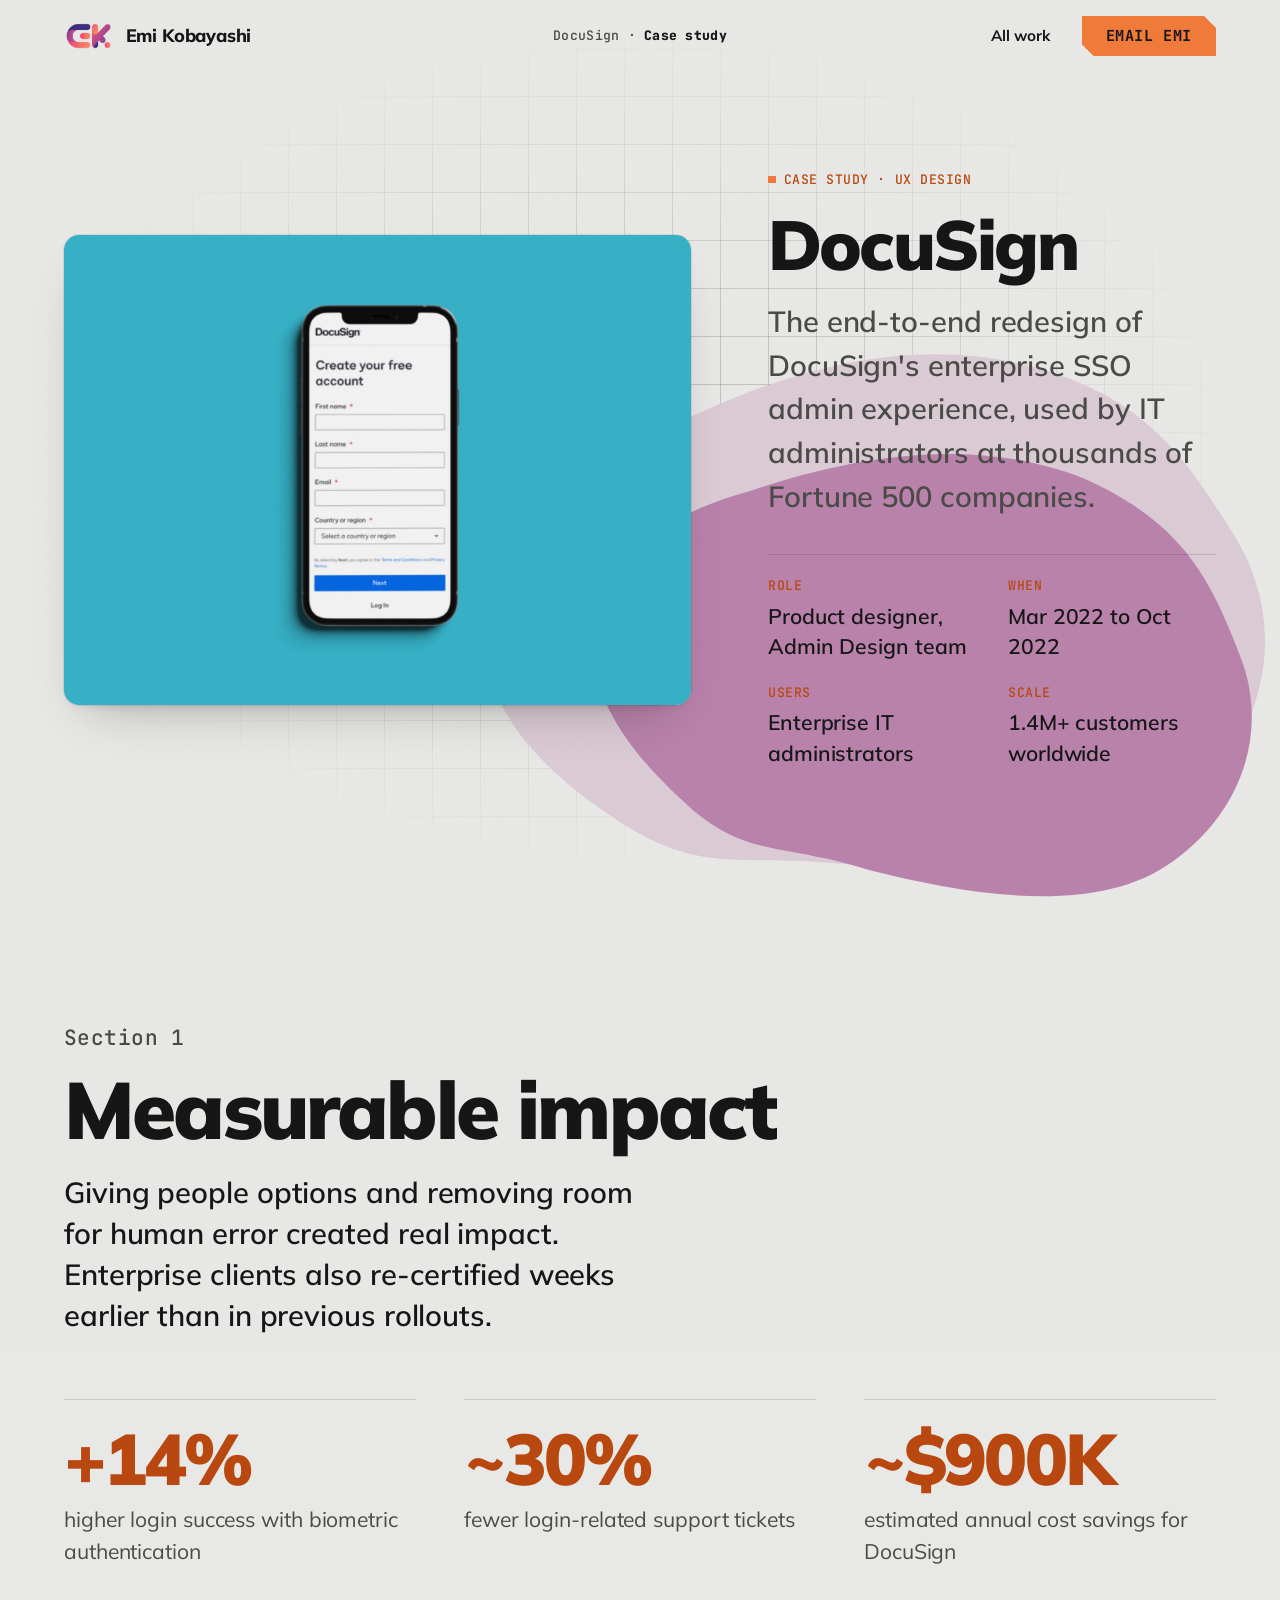
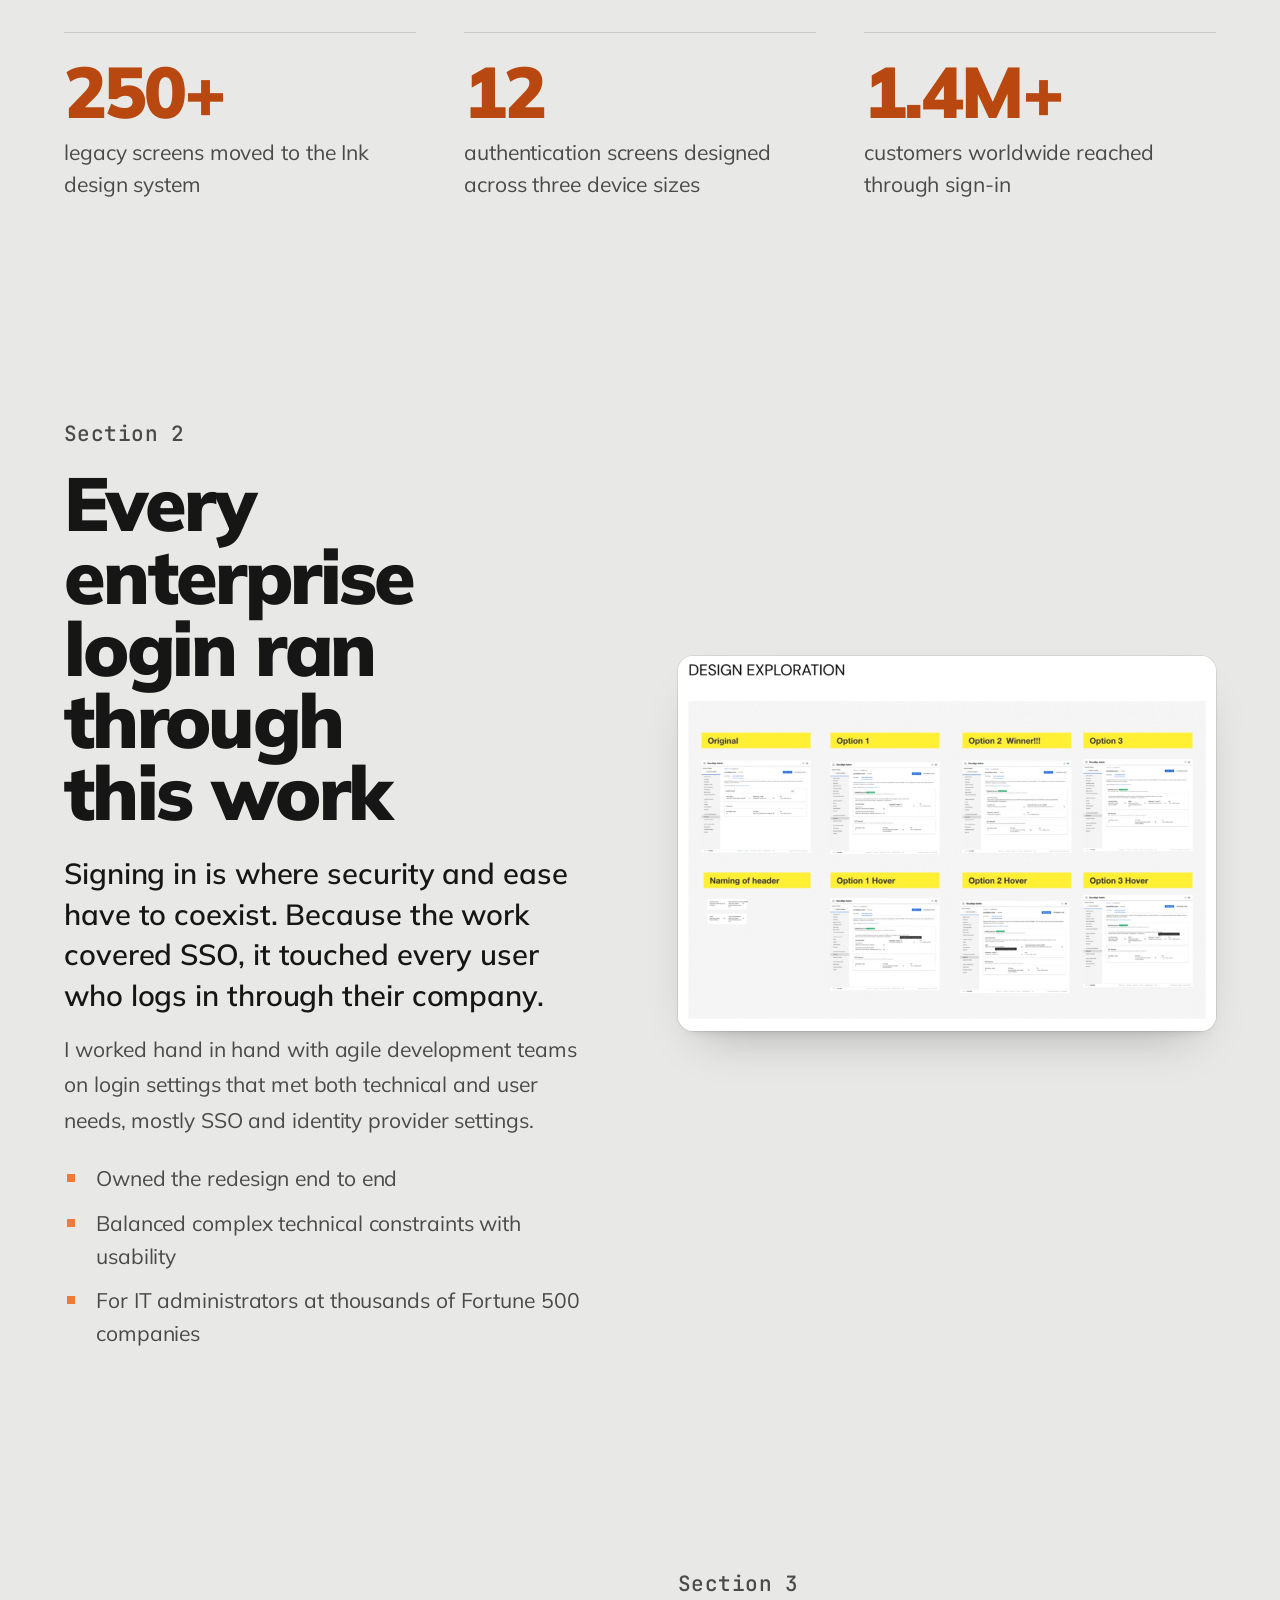
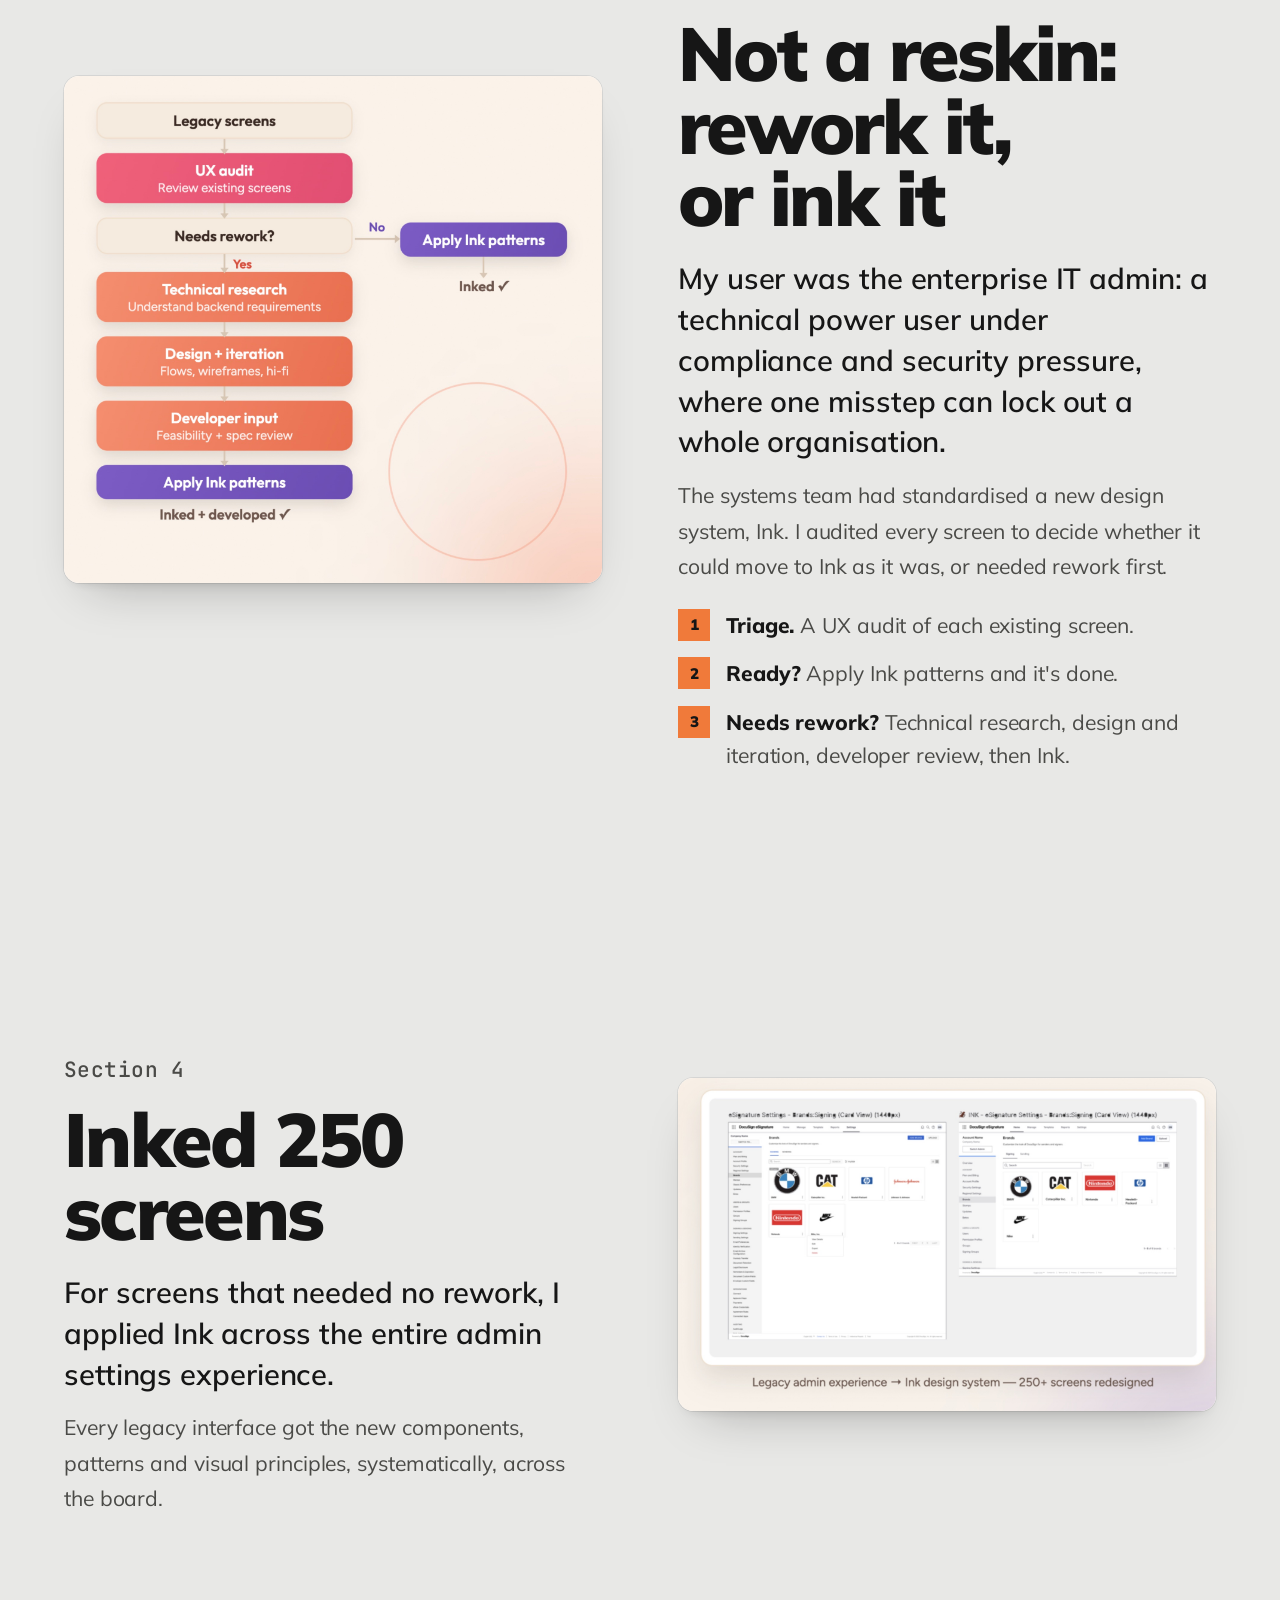
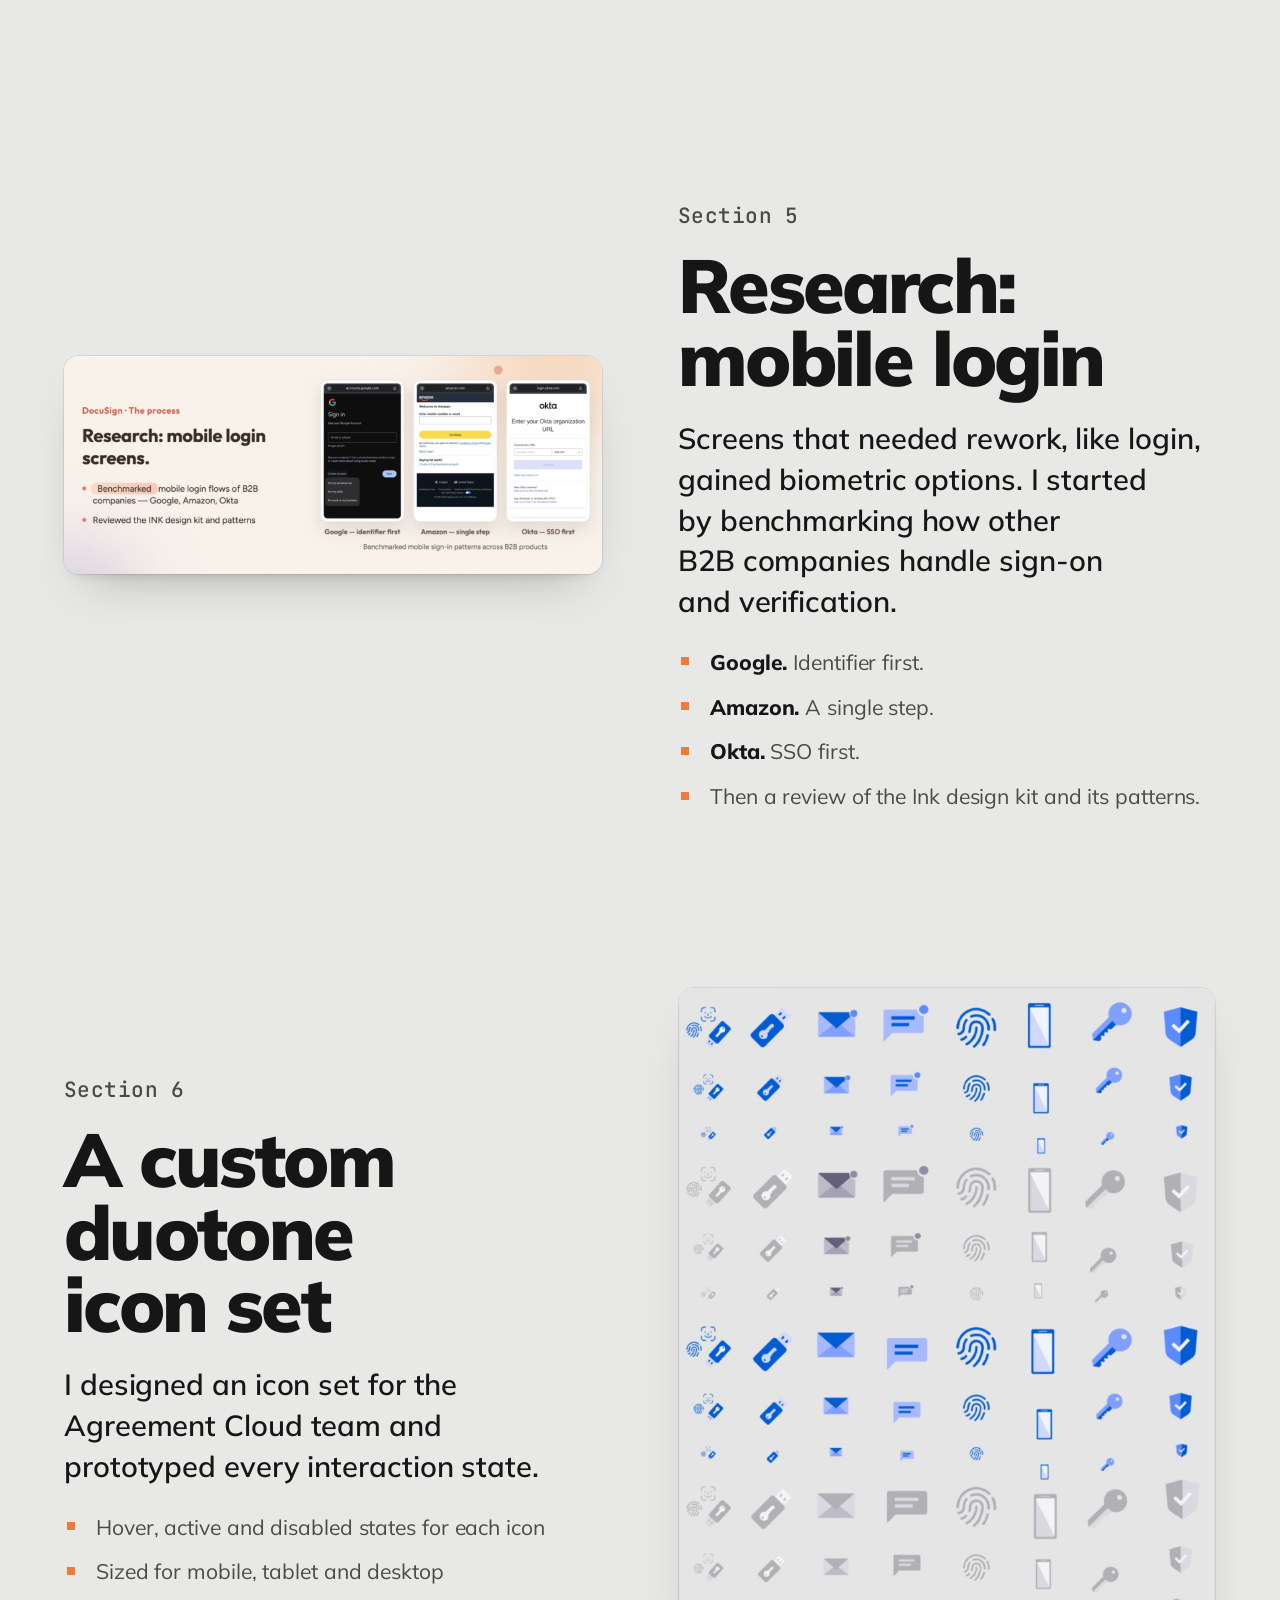
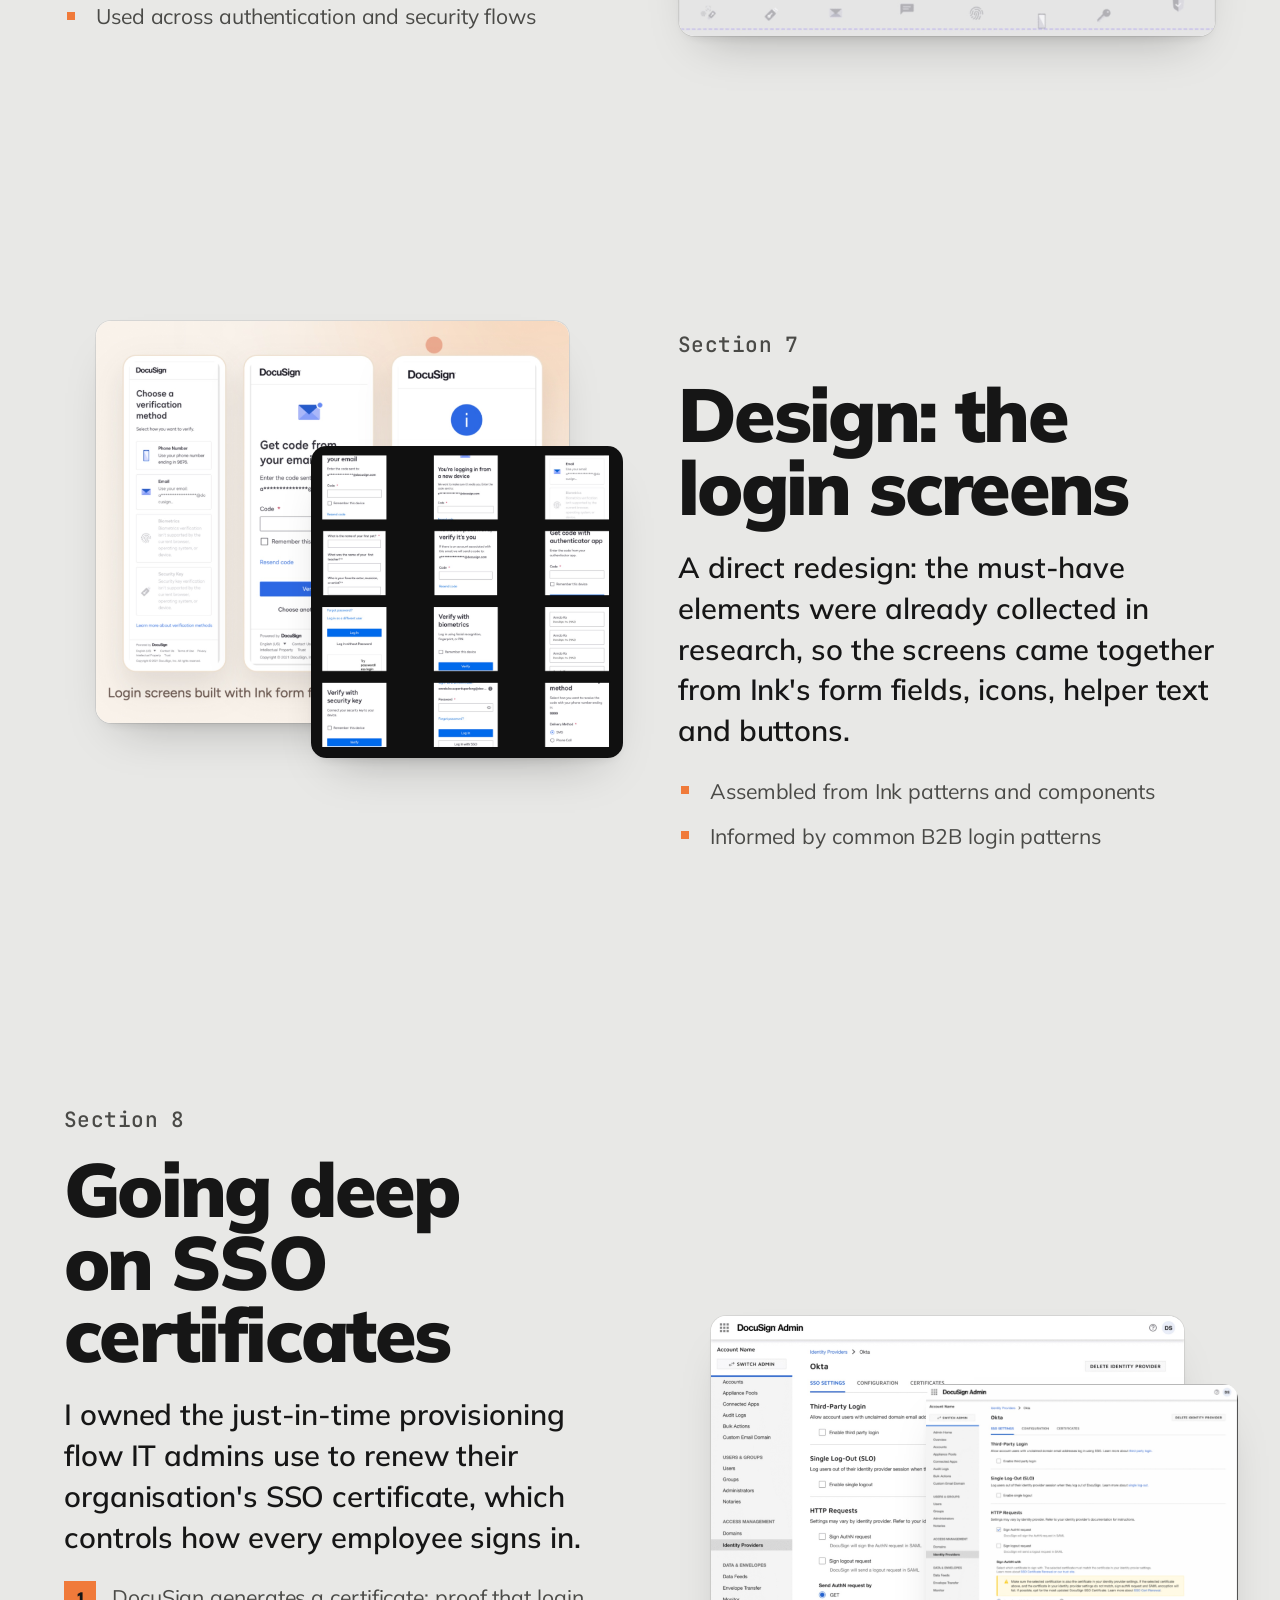
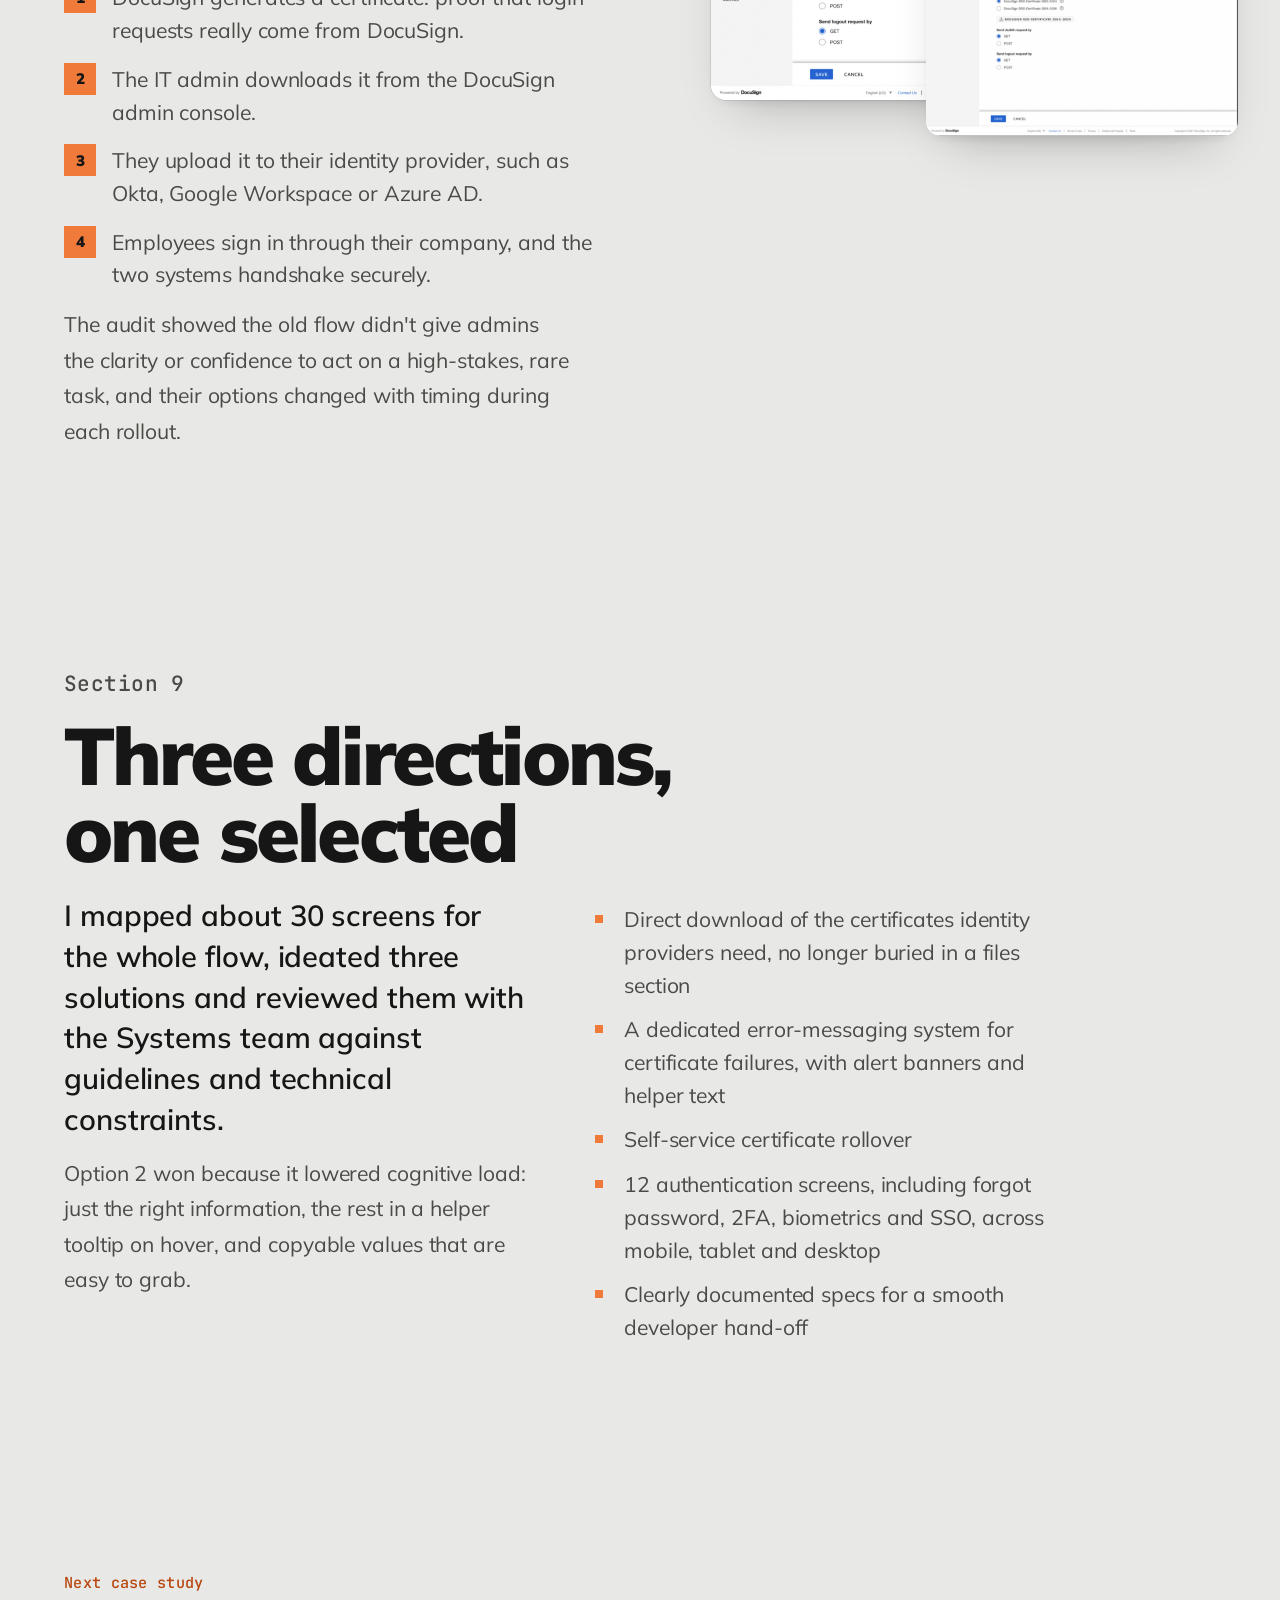
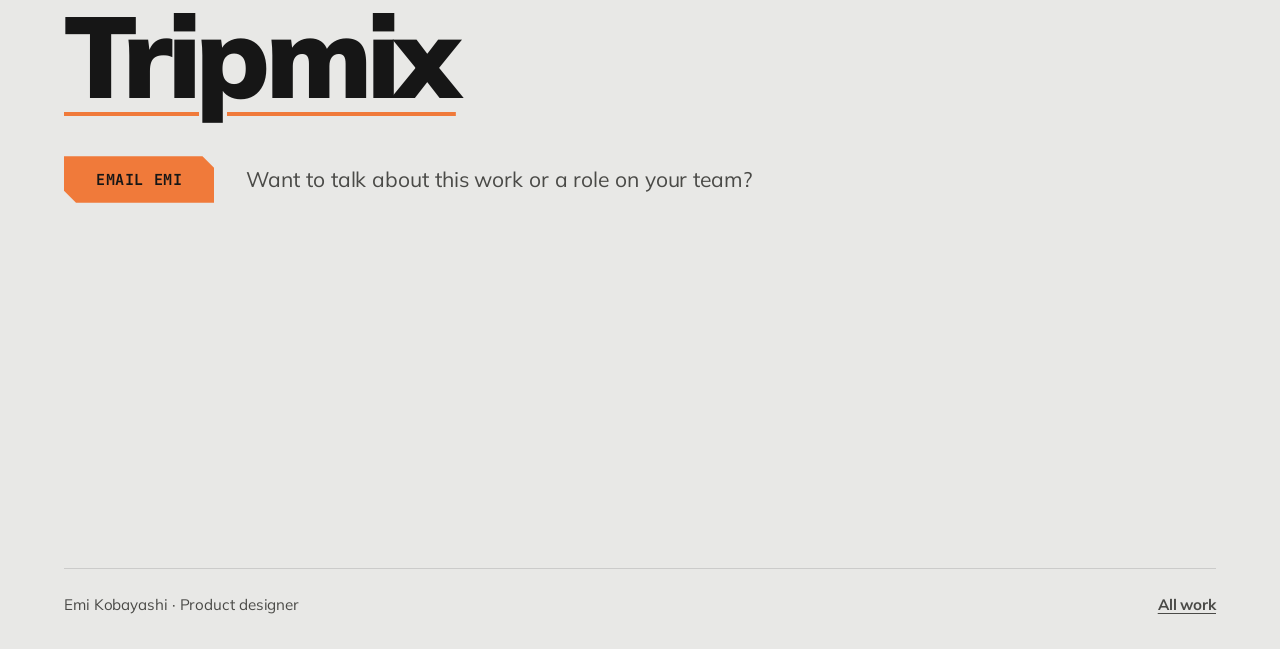
<file: case-docusign.html>
<!doctype html>
<html lang="en">
<head>
<meta charset="utf-8">
<meta name="viewport" content="width=device-width, initial-scale=1, viewport-fit=cover">
<title>DocuSign · Emi Kobayashi</title>
<meta name="description" content="How Emi Kobayashi redesigned DocuSign's enterprise SSO admin experience, inked 250 screens and added biometric sign-in.">
<link rel="icon" href="2025-12-EK-Logo-scaled.png">
<link rel="preconnect" href="https://fonts.googleapis.com">
<link rel="preconnect" href="https://fonts.gstatic.com" crossorigin>
<link rel="stylesheet" href="https://fonts.googleapis.com/css2?family=JetBrains+Mono:wght@500;700&family=Mulish:wght@400;600;700;800;900&display=swap">
<link rel="stylesheet" href="scrollcraft.css?v=3">
<link rel="stylesheet" href="site.css?v=17">
<link rel="stylesheet" href="case.css?v=10">
<script>
  /* ?motion=reduce forces the reduced-motion path for testing. */
  (function () {
    if (/[?&]motion=reduce\b/.test(location.search)) {
      var mm = window.matchMedia.bind(window);
      window.matchMedia = function (q) { return /prefers-reduced-motion:\s*reduce/.test(q) ? { matches: true, media: q, addEventListener: function () {}, addListener: function () {} } : mm(q); };
    }
    if (window.matchMedia('(prefers-reduced-motion: reduce)').matches) document.documentElement.classList.add('rm');
  })();
</script>
</head>
<body>

<svg class="blob" viewBox="0 0 1400 770" preserveAspectRatio="xMidYMid slice" aria-hidden="true" focusable="false"><g class="blob__back"><path/></g><g class="blob__front"><path/></g></svg>
<div class="sc-grain" aria-hidden="true"></div>

<header class="bar" id="bar">
  <a class="bar__mark" href="index.html" aria-label="Emi Kobayashi, all work">
    <img src="2025-12-EK-Logo-scaled.png" width="64" height="40" alt="">
    <span class="bar__name">Emi Kobayashi</span>
  </a>
  <p class="bar__now cs-now" aria-live="polite"><span id="folio-num">DocuSign</span> · <b id="folio-title">Case study</b></p>
  <nav class="cs-nav" aria-label="Case study">
    <a class="cs-nav__all" href="index.html#work">All work</a>
    <a class="btn btn--small cs-nav__cta" href="index.html#contact">Email Emi</a>
  </nav>
</header>

<main id="top">

  <section class="c-hero" data-blob-at="3" data-blob-side="left">
    <div class="c-hero__media"><div data-sc-tilt="4"><figure class="shot"><img src="img/2018-03-DS-1024x683.jpg" width="1024" height="683" alt="DocuSign mobile sign-in screen" fetchpriority="high"></figure></div></div>
    <div class="c-hero__copy">
      <p class="lbl__kind">Case study · UX design</p>
      <h1>DocuSign</h1>
      <p class="c-deck">The end-to-end redesign of DocuSign's enterprise SSO admin experience, used by IT administrators at thousands of Fortune 500 companies.</p>
      <dl class="c-meta">
        <div><dt>Role</dt><dd>Product designer, Admin Design team</dd></div>
        <div><dt>When</dt><dd>Mar 2022 to Oct 2022</dd></div>
        <div><dt>Users</dt><dd>Enterprise IT administrators</dd></div>
        <div><dt>Scale</dt><dd>1.4M+ customers worldwide</dd></div>
      </dl>
    </div>
  </section>

  <section class="c-out" id="outcomes" data-title="Outcomes" data-blob-at="0" data-blob-side="corner">
    <div class="c-copy">
      <p class="c-num">Section 1</p>
      <h2>Measurable impact</h2>
      <p class="lead">Giving people options and removing room for human error created real impact. Enterprise clients also re-certified weeks earlier than in previous rollouts.</p>
    </div>
    <dl class="c-nums" data-sc-in data-sc-stagger="70">
      <div><dt>higher login success with biometric authentication</dt><dd>+<span data-sc-count="0 14">14</span>%</dd></div>
      <div><dt>fewer login-related support tickets</dt><dd>~<span data-sc-count="0 30">30</span>%</dd></div>
      <div><dt>estimated annual cost savings for DocuSign</dt><dd>~$<span data-sc-count="0 900">900</span>K</dd></div>
      <div><dt>legacy screens moved to the Ink design system</dt><dd><span data-sc-count="0 250">250</span>+</dd></div>
      <div><dt>authentication screens designed across three device sizes</dt><dd><span data-sc-count="0 12">12</span></dd></div>
      <div><dt>customers worldwide reached through sign-in</dt><dd><span data-sc-count="0 1.4">1.4</span>M+</dd></div>
    </dl>
  </section>

  <section class="c-ch c-ch--flip" id="overview" data-title="Overview" data-blob-at="4" data-blob-side="right" data-sc-act="flow">
    <figure class="c-media"><div class="shot" data-sc-parallax="-0.8"><img src="img/2018-03-DS2-1024x714.jpg" width="1024" height="714" alt="DocuSign admin settings screens" loading="lazy"></div></figure>
    <div class="c-copy" data-sc-in data-sc-stagger="60">
      <p class="c-num">Section 2</p>
      <h2>Every enterprise login ran through this work</h2>
      <p class="lead">Signing in is where security and ease have to coexist. Because the work covered SSO, it touched every user who logs in through their company.</p>
      <p>I worked hand in hand with agile development teams on login settings that met both technical and user needs, mostly SSO and identity provider settings.</p>
      <ul class="c-points">
        <li>Owned the redesign end to end</li>
        <li>Balanced complex technical constraints with usability</li>
        <li>For IT administrators at thousands of Fortune 500 companies</li>
      </ul>
    </div>
  </section>

  <section class="c-ch" id="problem" data-title="Rework or ink it" data-blob-at="5" data-blob-side="left" data-sc-act="flow">
    <figure class="c-media"><div class="shot" data-sc-parallax="-0.8"><img src="img/2022-10-Screenshot-2026-06-20-at-3.55.04-PM.jpg" width="1322" height="1246" alt="Audit workflow deciding whether each screen is ready for the Ink design system" loading="lazy"></div></figure>
    <div class="c-copy" data-sc-in data-sc-stagger="60">
      <p class="c-num">Section 3</p>
      <h2>Not a reskin: rework it, or ink it</h2>
      <p class="lead">My user was the enterprise IT admin: a technical power user under compliance and security pressure, where one misstep can lock out a whole organisation.</p>
      <p>The systems team had standardised a new design system, Ink. I audited every screen to decide whether it could move to Ink as it was, or needed rework first.</p>
      <ol class="c-steps">
        <li><span><b>Triage.</b> A UX audit of each existing screen.</span></li>
        <li><span><b>Ready?</b> Apply Ink patterns and it's done.</span></li>
        <li><span><b>Needs rework?</b> Technical research, design and iteration, developer review, then Ink.</span></li>
      </ol>
    </div>
  </section>

  <section class="c-ch c-ch--flip" id="inked" data-title="250 screens inked" data-blob-at="0" data-blob-side="right" data-sc-act="flow">
    <figure class="c-media"><div class="shot" data-sc-parallax="-0.8"><img src="img/2022-10-Screenshot-2026-06-20-at-3.57.48-PM-1024x635.jpg" width="1024" height="635" alt="Legacy admin screens next to their Ink design system versions" loading="lazy"></div></figure>
    <div class="c-copy" data-sc-in data-sc-stagger="60">
      <p class="c-num">Section 4</p>
      <h2>Inked 250 screens</h2>
      <p class="lead">For screens that needed no rework, I applied Ink across the entire admin settings experience.</p>
      <p>Every legacy interface got the new components, patterns and visual principles, systematically, across the board.</p>
    </div>
  </section>

  <section class="c-ch" id="login-research" data-title="Login research" data-blob-at="1" data-blob-side="left" data-sc-act="flow">
    <figure class="c-media"><div class="shot" data-sc-parallax="-0.8"><img src="img/2022-10-Screenshot-2026-06-20-at-4.00.05-PM-1024x416.jpg" width="1024" height="416" alt="Benchmark of Google, Amazon and Okta login flows" loading="lazy"></div></figure>
    <div class="c-copy" data-sc-in data-sc-stagger="60">
      <p class="c-num">Section 5</p>
      <h2>Research: mobile login</h2>
      <p class="lead">Screens that needed rework, like login, gained biometric options. I started by benchmarking how other B2B companies handle sign-on and verification.</p>
      <ul class="c-points">
        <li><b>Google.</b> Identifier first.</li>
        <li><b>Amazon.</b> A single step.</li>
        <li><b>Okta.</b> SSO first.</li>
        <li>Then a review of the Ink design kit and its patterns.</li>
      </ul>
    </div>
  </section>

  <section class="c-ch c-ch--flip" id="icons" data-title="Iconography" data-blob-at="2" data-blob-side="right" data-sc-act="flow">
    <figure class="c-media"><div class="shot" data-sc-parallax="-0.8"><img src="img/2018-03-DS-1-847x1024.jpg" width="847" height="1024" alt="Custom duotone icon set with hover, active and disabled states" loading="lazy"></div></figure>
    <div class="c-copy" data-sc-in data-sc-stagger="60">
      <p class="c-num">Section 6</p>
      <h2>A custom duotone icon set</h2>
      <p class="lead">I designed an icon set for the Agreement Cloud team and prototyped every interaction state.</p>
      <ul class="c-points">
        <li>Hover, active and disabled states for each icon</li>
        <li>Sized for mobile, tablet and desktop</li>
        <li>Used across authentication and security flows</li>
      </ul>
    </div>
  </section>

  <section class="c-ch" id="login-design" data-title="Login screens" data-blob-at="3" data-blob-side="left" data-sc-act="flow">
    <figure class="c-media c-media--pair">
      <div class="shot" data-sc-parallax="-0.6"><img src="img/2022-10-Screenshot-2026-06-20-at-10.01.46-PM-1024x871.jpg" width="1024" height="871" alt="Redesigned DocuSign login screens" loading="lazy"></div>
      <div class="shot" data-sc-parallax="-1.4"><img src="img/2018-03-DS-Asset.jpg" width="1462" height="1462" alt="Mobile sign-in screen detail" loading="lazy"></div>
    </figure>
    <div class="c-copy" data-sc-in data-sc-stagger="60">
      <p class="c-num">Section 7</p>
      <h2>Design: the login screens</h2>
      <p class="lead">A direct redesign: the must-have elements were already collected in research, so the screens came together from Ink's form fields, icons, helper text and buttons.</p>
      <ul class="c-points">
        <li>Assembled from Ink patterns and components</li>
        <li>Informed by common B2B login patterns</li>
      </ul>
    </div>
  </section>

  <section class="c-ch c-ch--flip" id="sso" data-title="SSO certificates" data-blob-at="4" data-blob-side="right" data-sc-act="flow">
    <figure class="c-media c-media--pair">
      <div class="shot" data-sc-parallax="-0.6"><img src="img/2018-03-DS-Admin-Identity-Provider-Manage-Settings-Tab_-SSO-Settings-1024x832.jpg" width="1024" height="832" alt="Identity provider SSO settings screen" loading="lazy"></div>
      <div class="shot" data-sc-parallax="-1.4"><img src="img/2022-10-Docusign-1-907x1024.jpg" width="907" height="1024" alt="Audit of the existing certificate management flow" loading="lazy"></div>
    </figure>
    <div class="c-copy" data-sc-in data-sc-stagger="60">
      <p class="c-num">Section 8</p>
      <h2>Going deep on SSO certificates</h2>
      <p class="lead">I owned the just-in-time provisioning flow IT admins use to renew their organisation's SSO certificate, which controls how every employee signs in.</p>
      <ol class="c-steps">
        <li><span>DocuSign generates a certificate: proof that login requests really come from DocuSign.</span></li>
        <li><span>The IT admin downloads it from the DocuSign admin console.</span></li>
        <li><span>They upload it to their identity provider, such as Okta, Google Workspace or Azure AD.</span></li>
        <li><span>Employees sign in through their company, and the two systems handshake securely.</span></li>
      </ol>
      <p>The audit showed the old flow didn't give admins the clarity or confidence to act on a high-stakes, rare task, and their options changed with timing during each rollout.</p>
    </div>
  </section>

  <section class="c-ch c-ch--text" id="solution" data-title="The solution" data-blob-at="5" data-blob-side="corner">
    <div class="c-copy" data-sc-in data-sc-stagger="60">
      <p class="c-num">Section 9</p>
      <h2>Three directions, one selected</h2>
      <div class="c-cols">
        <div class="c-copy">
          <p class="lead">I mapped about 30 screens for the whole flow, ideated three solutions and reviewed them with the Systems team against guidelines and technical constraints.</p>
          <p>Option 2 won because it lowered cognitive load: just the right information, the rest in a helper tooltip on hover, and copyable values that are easy to grab.</p>
        </div>
        <ul class="c-points">
          <li>Direct download of the certificates identity providers need, no longer buried in a files section</li>
          <li>A dedicated error-messaging system for certificate failures, with alert banners and helper text</li>
          <li>Self-service certificate rollover</li>
          <li>12 authentication screens, including forgot password, 2FA, biometrics and SSO, across mobile, tablet and desktop</li>
          <li>Clearly documented specs for a smooth developer hand-off</li>
        </ul>
      </div>
    </div>
  </section>

  <footer class="c-close" data-blob-at="1" data-blob-side="corner">
    <div class="c-next">
      <a class="c-next__link" href="case-tripmix.html"><span>Next case study</span><b>Tripmix</b></a>
      <div class="c-close__ask">
        <a class="btn" href="index.html#contact">Email Emi</a>
        <p>Want to talk about this work or a role on your team?</p>
      </div>
    </div>
    <div class="c-foot"><span>Emi Kobayashi · Product designer</span><a href="index.html#work">All work</a></div>
  </footer>

</main>

<script src="scrollcraft.js"></script>
<script src="blob.js?v=17"></script>
<script src="cursor.js?v=4"></script>
<script src="case.js?v=4"></script>
</body>
</html>
</file>
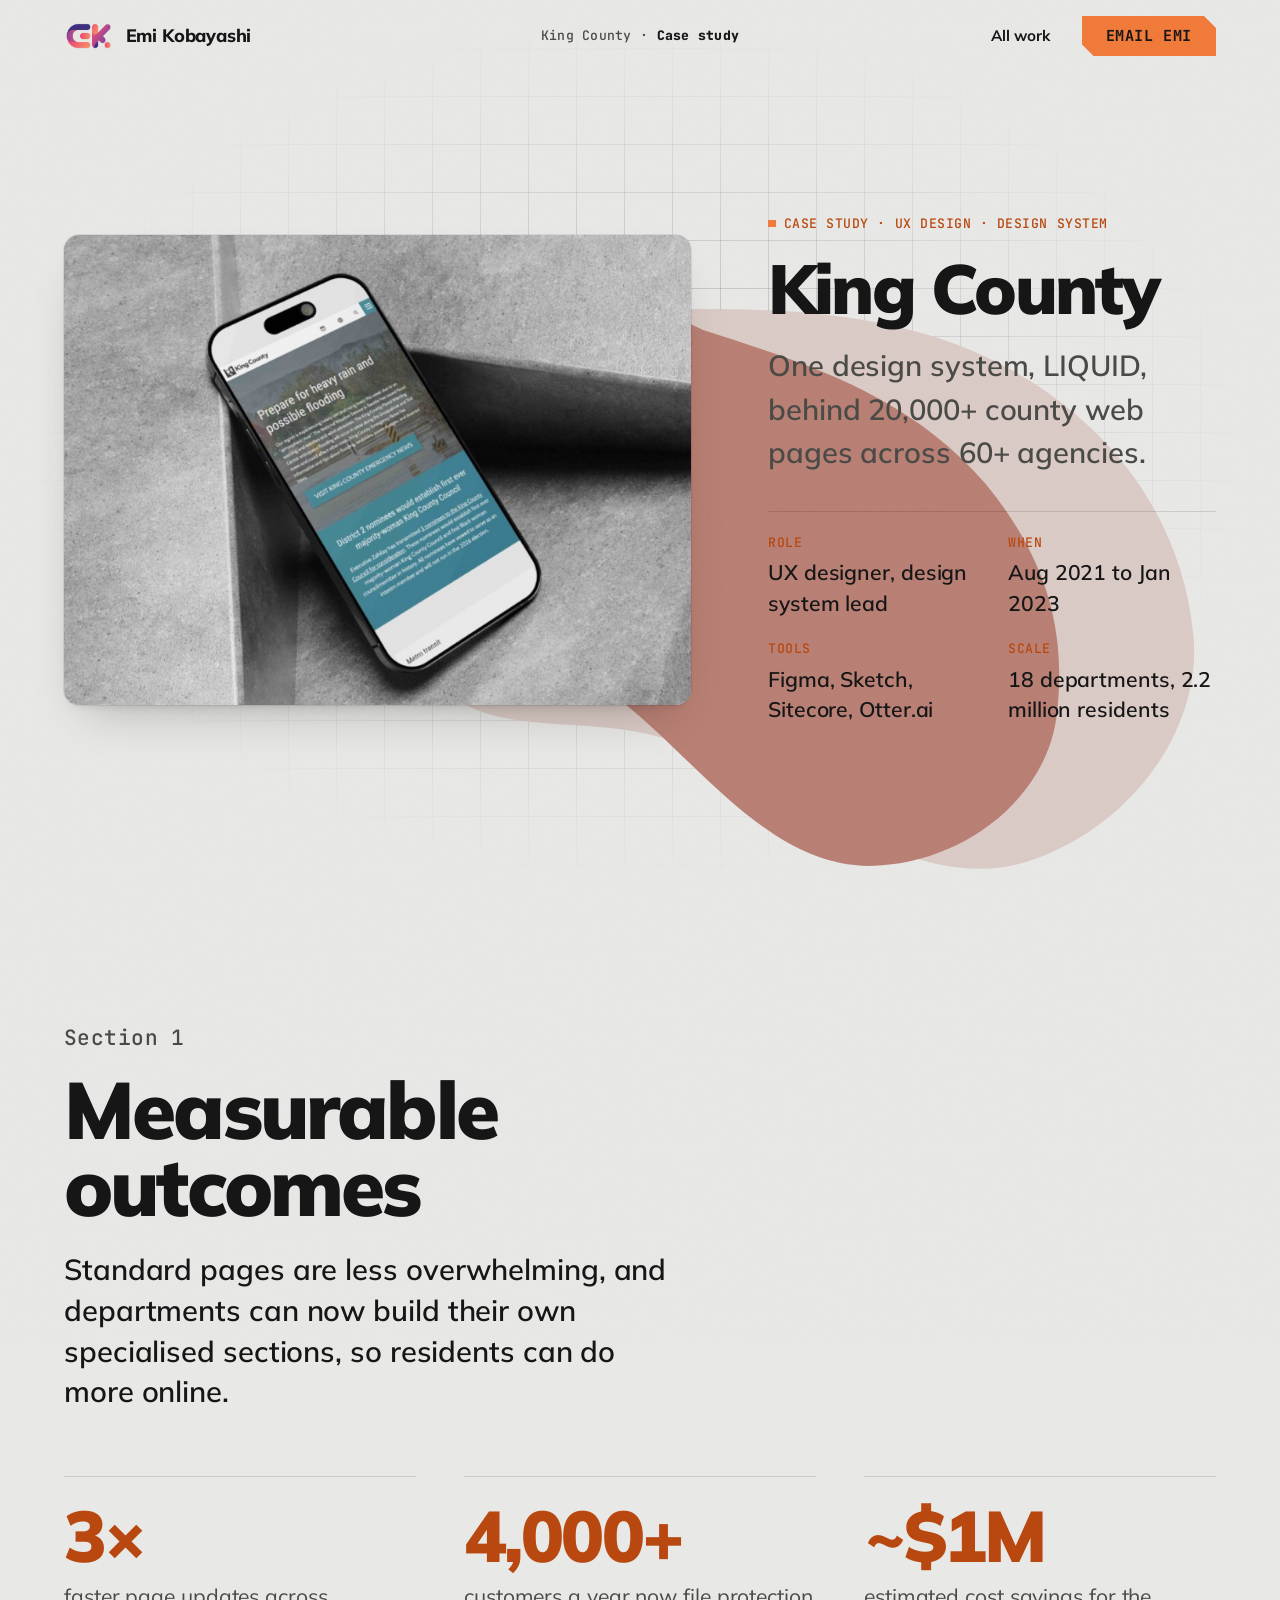
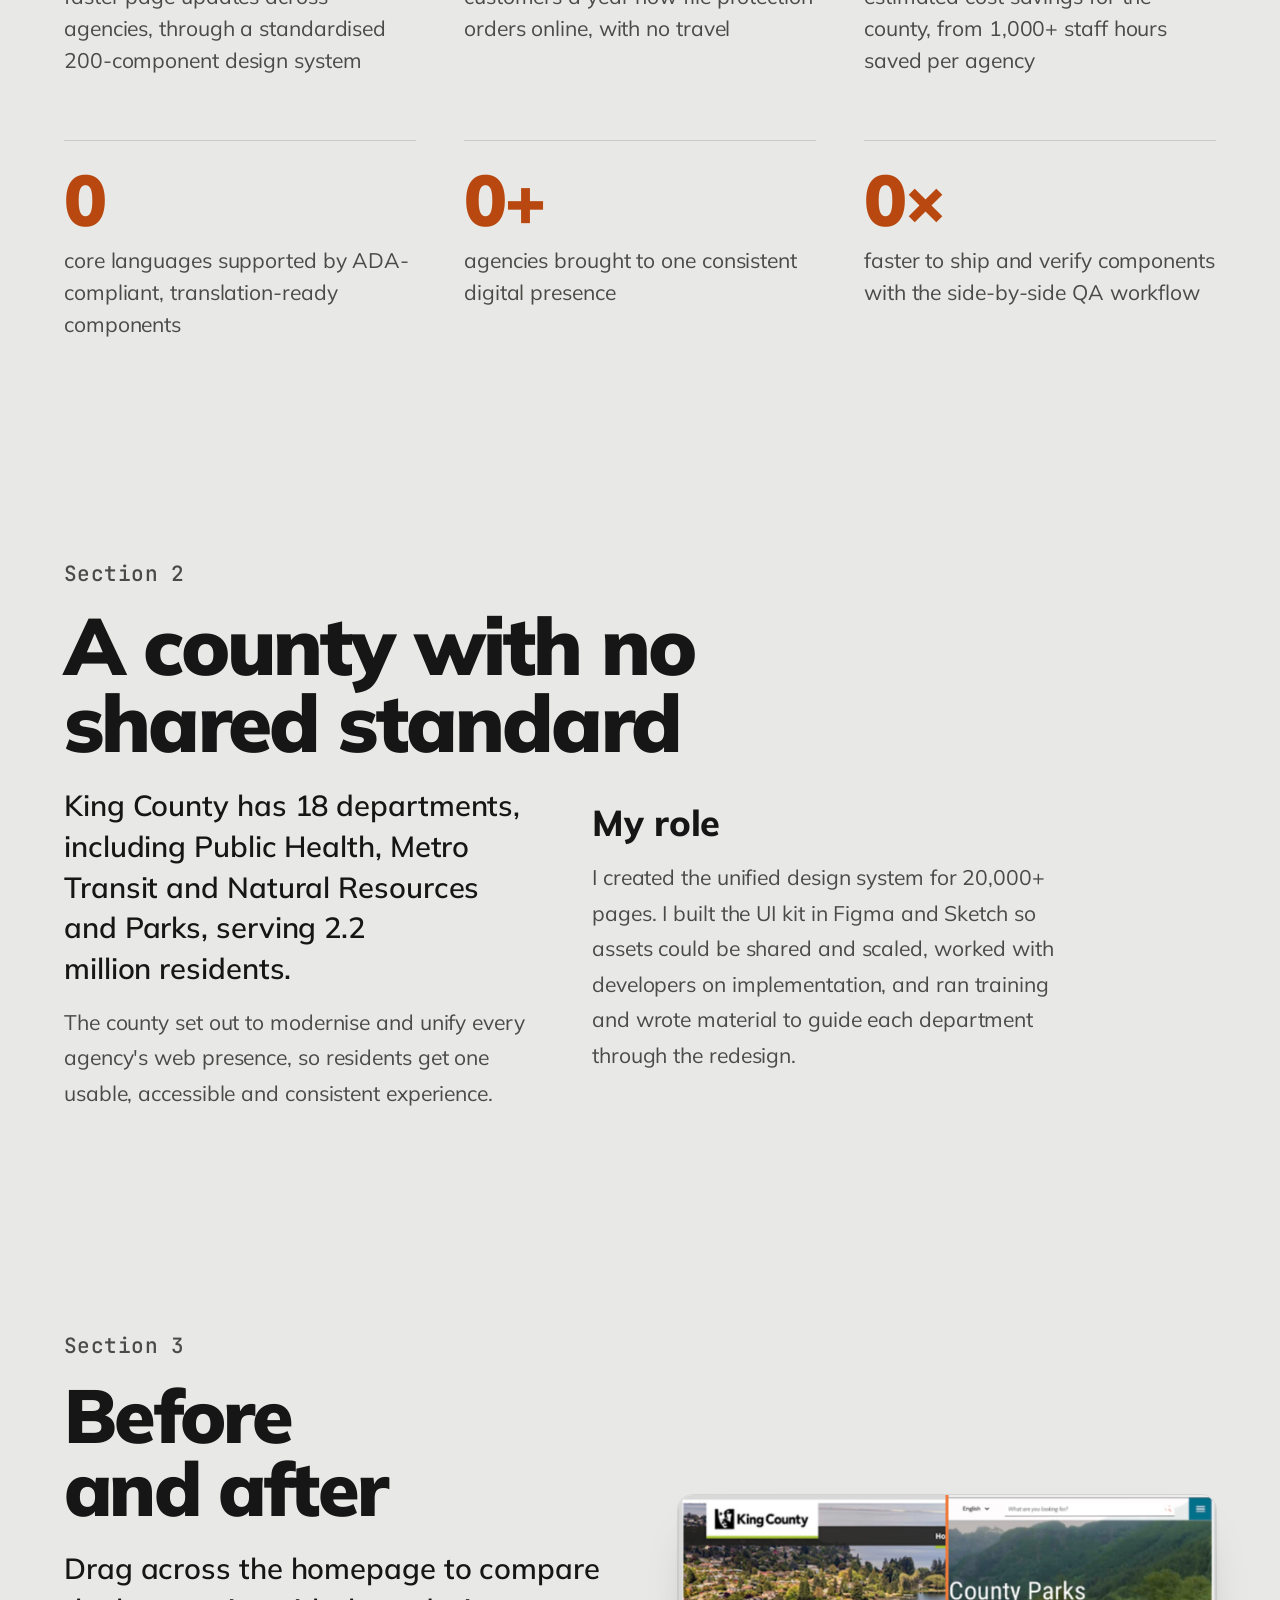
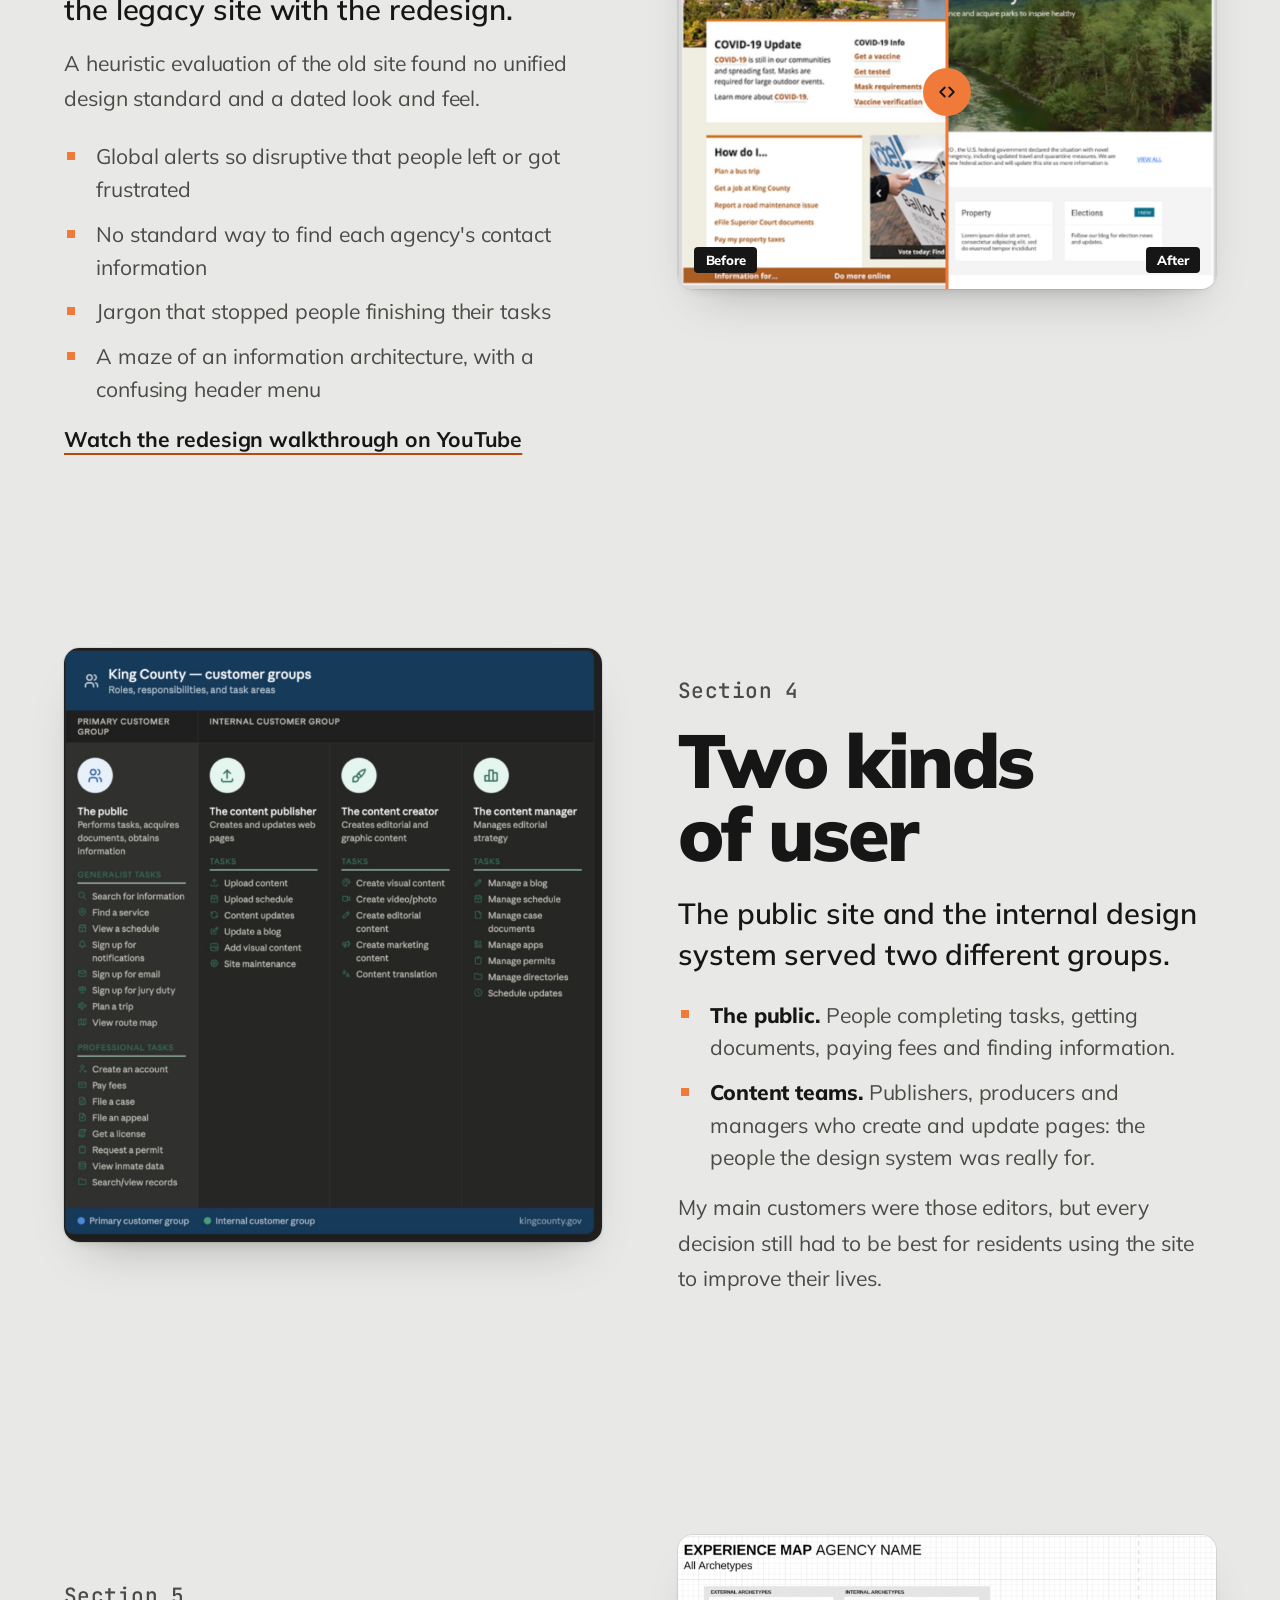
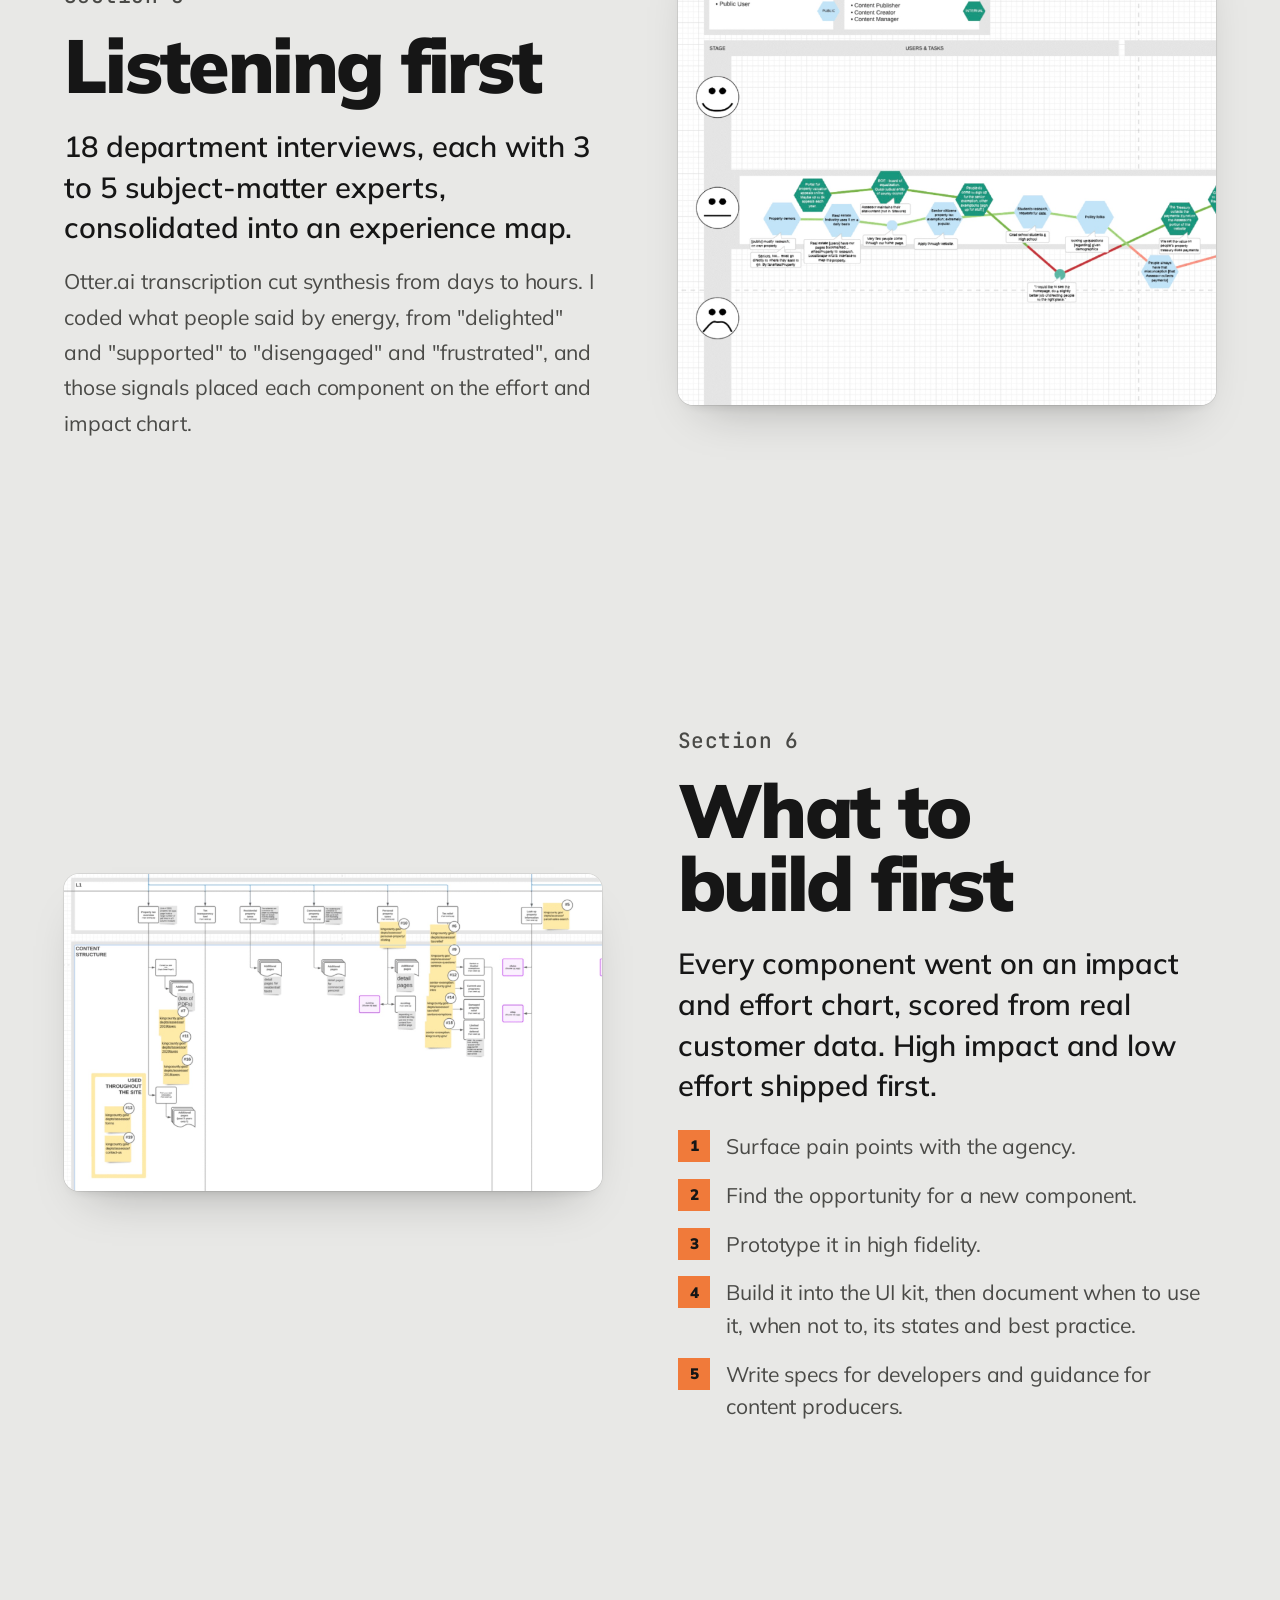
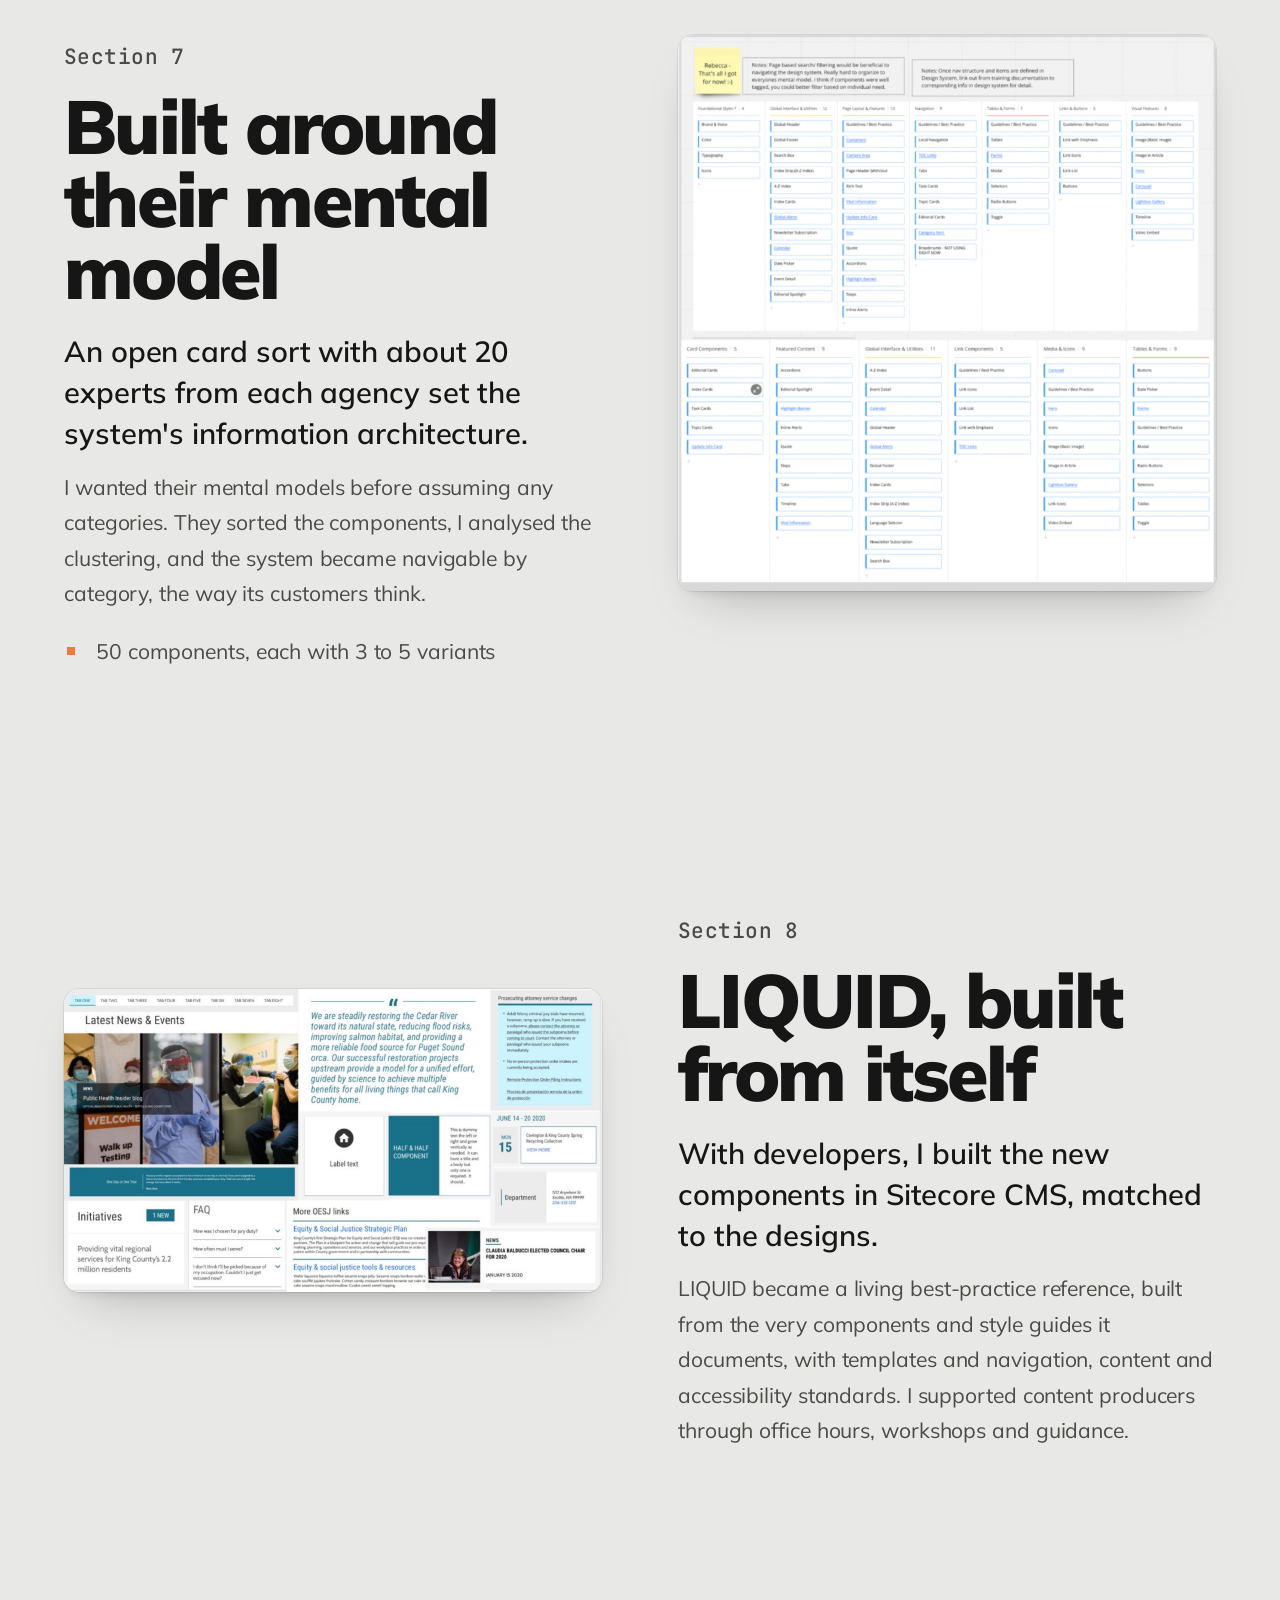
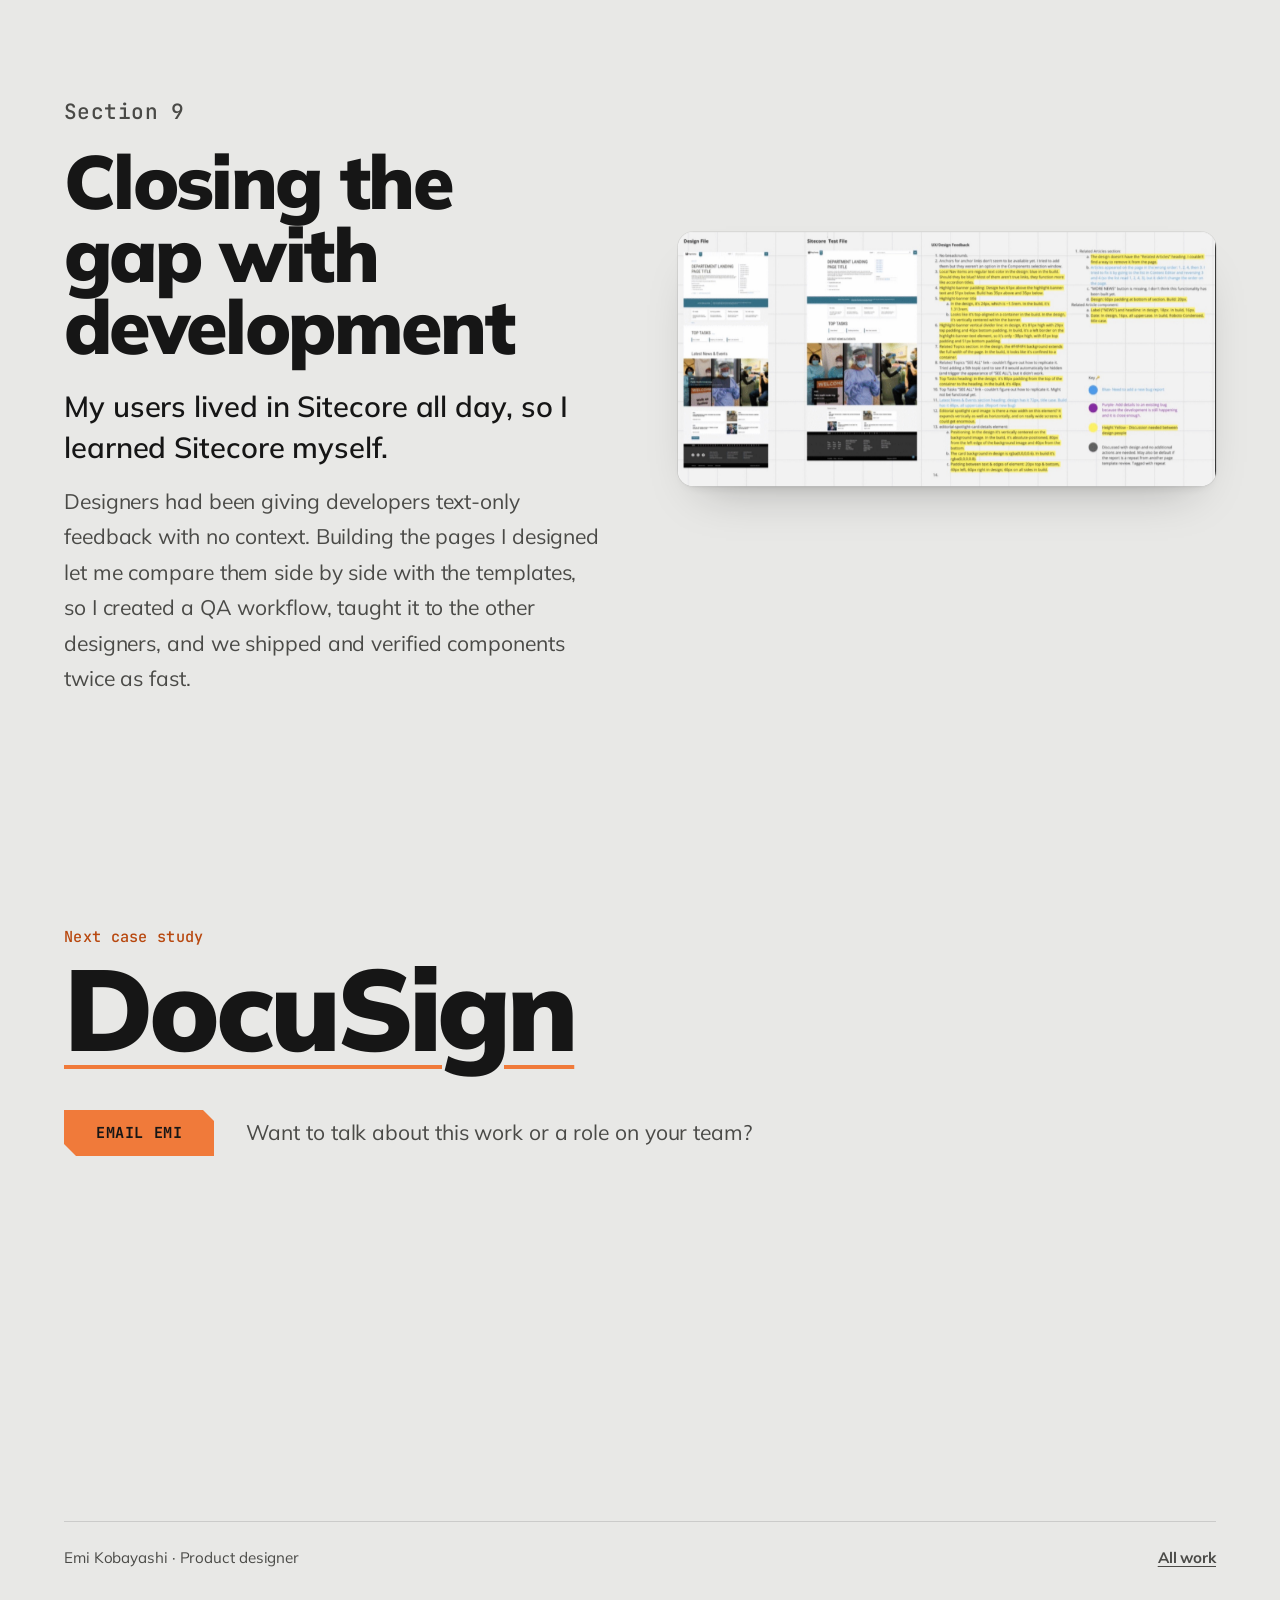
<file: case-kingcounty.html>
<!doctype html>
<html lang="en">
<head>
<meta charset="utf-8">
<meta name="viewport" content="width=device-width, initial-scale=1, viewport-fit=cover">
<title>King County · Emi Kobayashi</title>
<meta name="description" content="How Emi Kobayashi built LIQUID, the design system behind 20,000+ King County web pages across 60+ agencies.">
<link rel="icon" href="2025-12-EK-Logo-scaled.png">
<link rel="preconnect" href="https://fonts.googleapis.com">
<link rel="preconnect" href="https://fonts.gstatic.com" crossorigin>
<link rel="stylesheet" href="https://fonts.googleapis.com/css2?family=JetBrains+Mono:wght@500;700&family=Mulish:wght@400;600;700;800;900&display=swap">
<link rel="stylesheet" href="scrollcraft.css?v=3">
<link rel="stylesheet" href="site.css?v=17">
<link rel="stylesheet" href="case.css?v=10">
<script>
  /* ?motion=reduce forces the reduced-motion path for testing. */
  (function () {
    if (/[?&]motion=reduce\b/.test(location.search)) {
      var mm = window.matchMedia.bind(window);
      window.matchMedia = function (q) { return /prefers-reduced-motion:\s*reduce/.test(q) ? { matches: true, media: q, addEventListener: function () {}, addListener: function () {} } : mm(q); };
    }
    if (window.matchMedia('(prefers-reduced-motion: reduce)').matches) document.documentElement.classList.add('rm');
  })();
</script>
</head>
<body>

<svg class="blob" viewBox="0 0 1400 770" preserveAspectRatio="xMidYMid slice" aria-hidden="true" focusable="false"><g class="blob__back"><path/></g><g class="blob__front"><path/></g></svg>
<div class="sc-grain" aria-hidden="true"></div>

<header class="bar" id="bar">
  <a class="bar__mark" href="index.html" aria-label="Emi Kobayashi, all work">
    <img src="2025-12-EK-Logo-scaled.png" width="64" height="40" alt="">
    <span class="bar__name">Emi Kobayashi</span>
  </a>
  <p class="bar__now cs-now" aria-live="polite"><span id="folio-num">King County</span> · <b id="folio-title">Case study</b></p>
  <nav class="cs-nav" aria-label="Case study">
    <a class="cs-nav__all" href="index.html#work">All work</a>
    <a class="btn btn--small cs-nav__cta" href="index.html#contact">Email Emi</a>
  </nav>
</header>

<main id="top">

  <section class="c-hero" data-blob-at="0" data-blob-side="left">
    <div class="c-hero__media"><div data-sc-tilt="4"><figure class="shot"><img src="img/2018-03-KC-Mobile-Responsive-1024x683.jpg" width="1024" height="683" alt="The redesigned King County site on a phone" fetchpriority="high"></figure></div></div>
    <div class="c-hero__copy">
      <p class="lbl__kind">Case study · UX design · Design system</p>
      <h1>King County</h1>
      <p class="c-deck">One design system, LIQUID, behind 20,000+ county web pages across 60+ agencies.</p>
      <dl class="c-meta">
        <div><dt>Role</dt><dd>UX designer, design system lead</dd></div>
        <div><dt>When</dt><dd>Aug 2021 to Jan 2023</dd></div>
        <div><dt>Tools</dt><dd>Figma, Sketch, Sitecore, Otter.ai</dd></div>
        <div><dt>Scale</dt><dd>18 departments, 2.2 million residents</dd></div>
      </dl>
    </div>
  </section>

  <section class="c-out" id="outcomes" data-title="Outcomes" data-blob-at="3" data-blob-side="corner">
    <div class="c-copy">
      <p class="c-num">Section 1</p>
      <h2>Measurable outcomes</h2>
      <p class="lead">Standard pages are less overwhelming, and departments can now build their own specialised sections, so residents can do more online.</p>
    </div>
    <dl class="c-nums" data-sc-in data-sc-stagger="70">
      <div><dt>faster page updates across agencies, through a standardised 200-component design system</dt><dd><span data-sc-count="0 3">3</span>×</dd></div>
      <div><dt>customers a year now file protection orders online, with no travel</dt><dd><span data-sc-count="0 4,000">4,000</span>+</dd></div>
      <div><dt>estimated cost savings for the county, from 1,000+ staff hours saved per agency</dt><dd>~$<span data-sc-count="0 1">1</span>M</dd></div>
      <div><dt>core languages supported by ADA-compliant, translation-ready components</dt><dd><span data-sc-count="0 6">6</span></dd></div>
      <div><dt>agencies brought to one consistent digital presence</dt><dd><span data-sc-count="0 60">60</span>+</dd></div>
      <div><dt>faster to ship and verify components with the side-by-side QA workflow</dt><dd><span data-sc-count="0 2">2</span>×</dd></div>
    </dl>
  </section>

  <section class="c-ch c-ch--text" id="overview" data-title="Overview" data-blob-at="1" data-blob-side="corner">
    <div class="c-copy" data-sc-in data-sc-stagger="60">
      <p class="c-num">Section 2</p>
      <h2>A county with no shared standard</h2>
      <div class="c-cols">
        <div class="c-copy">
          <p class="lead">King County has 18 departments, including Public Health, Metro Transit and Natural Resources and Parks, serving 2.2 million residents.</p>
          <p>The county set out to modernise and unify every agency's web presence, so residents get one usable, accessible and consistent experience.</p>
        </div>
        <div class="c-copy">
          <h3>My role</h3>
          <p>I created the unified design system for 20,000+ pages. I built the UI kit in Figma and Sketch so assets could be shared and scaled, worked with developers on implementation, and ran training and wrote material to guide each department through the redesign.</p>
        </div>
      </div>
    </div>
  </section>

  <section class="c-ch c-ch--flip" id="before-after" data-title="Before and after" data-blob-at="2" data-blob-side="right">
    <div class="c-media">
      <div class="compare">
        <img src="img/2018-03-KC-4.jpg" width="912" height="1348" alt="The legacy King County homepage: dense link lists, a COVID-19 notice box and a brown menu bar.">
        <div class="compare__after"><img src="img/2018-03-KC-4.jpg" width="912" height="1348" alt="The redesigned homepage: a full-width parks photograph, clear search, and tidy cards for Initiatives, Metro, Property and Elections."></div>
        <span class="compare__bar"></span>
        <span class="compare__knob" aria-hidden="true"><svg width="18" height="18" viewBox="0 0 24 24" fill="none" stroke="currentColor" stroke-width="2.5" stroke-linecap="round" stroke-linejoin="round"><path d="m9 6-6 6 6 6M15 6l6 6-6 6"/></svg></span>
        <span class="compare__tag compare__tag--before">Before</span>
        <span class="compare__tag compare__tag--after">After</span>
        <input type="range" min="0" max="100" value="50" aria-label="Drag to compare the legacy site with the redesign">
      </div>
    </div>
    <div class="c-copy" data-sc-in data-sc-stagger="60">
      <p class="c-num">Section 3</p>
      <h2>Before and after</h2>
      <p class="lead">Drag across the homepage to compare the legacy site with the redesign.</p>
      <p>A heuristic evaluation of the old site found no unified design standard and a dated look and feel.</p>
      <ul class="c-points">
        <li>Global alerts so disruptive that people left or got frustrated</li>
        <li>No standard way to find each agency's contact information</li>
        <li>Jargon that stopped people finishing their tasks</li>
        <li>A maze of an information architecture, with a confusing header menu</li>
      </ul>
      <p><a class="link" href="https://www.youtube.com/watch?v=4vq4BjmwYlY">Watch the redesign walkthrough on YouTube</a></p>
    </div>
  </section>

  <section class="c-ch" id="users" data-title="Two kinds of user" data-blob-at="3" data-blob-side="left" data-sc-act="flow">
    <figure class="c-media"><div class="shot" data-sc-parallax="-0.8"><img src="img/2023-01-Screenshot-2026-06-08-at-1.02.18-PM-768x848.jpg" width="768" height="848" alt="King County customer groups: the public, content publishers, content creators and content managers, with the tasks each one does" loading="lazy"></div></figure>
    <div class="c-copy" data-sc-in data-sc-stagger="60">
      <p class="c-num">Section 4</p>
      <h2>Two kinds of user</h2>
      <p class="lead">The public site and the internal design system served two different groups.</p>
      <ul class="c-points">
        <li><b>The public.</b> People completing tasks, getting documents, paying fees and finding information.</li>
        <li><b>Content teams.</b> Publishers, producers and managers who create and update pages: the people the design system was really for.</li>
      </ul>
      <p>My main customers were those editors, but every decision still had to be best for residents using the site to improve their lives.</p>
    </div>
  </section>

  <section class="c-ch c-ch--flip" id="listening" data-title="Listening first" data-blob-at="4" data-blob-side="right" data-sc-act="flow">
    <figure class="c-media"><div class="shot" data-sc-parallax="-0.8"><img src="img/2018-03-KC-3-1024x895.jpg" width="1024" height="895" alt="Experience map for one agency, plotting moments from frustrated to delighted" loading="lazy"></div></figure>
    <div class="c-copy" data-sc-in data-sc-stagger="60">
      <p class="c-num">Section 5</p>
      <h2>Listening first</h2>
      <p class="lead">18 department interviews, each with 3 to 5 subject-matter experts, consolidated into an experience map.</p>
      <p>Otter.ai transcription cut synthesis from days to hours. I coded what people said by energy, from "delighted" and "supported" to "disengaged" and "frustrated", and those signals placed each component on the effort and impact chart.</p>
    </div>
  </section>

  <section class="c-ch" id="building" data-title="What to build first" data-blob-at="5" data-blob-side="left" data-sc-act="flow">
    <figure class="c-media"><div class="shot" data-sc-parallax="-0.8"><img src="img/2018-03-KC-2-1024x605.jpg" width="1024" height="605" alt="Design system process map with content structure flows and annotated sticky notes" loading="lazy"></div></figure>
    <div class="c-copy" data-sc-in data-sc-stagger="60">
      <p class="c-num">Section 6</p>
      <h2>What to build first</h2>
      <p class="lead">Every component went on an impact and effort chart, scored from real customer data. High impact and low effort shipped first.</p>
      <ol class="c-steps">
        <li><span>Surface pain points with the agency.</span></li>
        <li><span>Find the opportunity for a new component.</span></li>
        <li><span>Prototype it in high fidelity.</span></li>
        <li><span>Build it into the UI kit, then document when to use it, when not to, its states and best practice.</span></li>
        <li><span>Write specs for developers and guidance for content producers.</span></li>
      </ol>
    </div>
  </section>

  <section class="c-ch c-ch--flip" id="structure" data-title="Their mental model" data-blob-at="0" data-blob-side="right" data-sc-act="flow">
    <figure class="c-media"><div class="shot" data-sc-parallax="-0.8"><img src="img/2018-03-KC-6-768x795.jpg" width="768" height="795" alt="Open card sort results grouping design system components into categories" loading="lazy"></div></figure>
    <div class="c-copy" data-sc-in data-sc-stagger="60">
      <p class="c-num">Section 7</p>
      <h2>Built around their mental model</h2>
      <p class="lead">An open card sort with about 20 experts from each agency set the system's information architecture.</p>
      <p>I wanted their mental models before assuming any categories. They sorted the components, I analysed the clustering, and the system became navigable by category, the way its customers think.</p>
      <ul class="c-points"><li>50 components, each with 3 to 5 variants</li></ul>
    </div>
  </section>

  <section class="c-ch" id="liquid" data-title="LIQUID" data-blob-at="1" data-blob-side="left" data-sc-act="flow">
    <figure class="c-media"><div class="shot" data-sc-parallax="-0.8"><img src="img/2018-03-KC-9-1024x578-1.jpg" width="1024" height="578" alt="A King County page built from LIQUID components: news, events and initiatives" loading="lazy"></div></figure>
    <div class="c-copy" data-sc-in data-sc-stagger="60">
      <p class="c-num">Section 8</p>
      <h2>LIQUID, built from itself</h2>
      <p class="lead">With developers, I built the new components in Sitecore CMS, matched to the designs.</p>
      <p>LIQUID became a living best-practice reference, built from the very components and style guides it documents, with templates and navigation, content and accessibility standards. I supported content producers through office hours, workshops and guidance.</p>
    </div>
  </section>

  <section class="c-ch c-ch--flip" id="qa" data-title="Quality control" data-blob-at="2" data-blob-side="right" data-sc-act="flow">
    <figure class="c-media"><div class="shot" data-sc-parallax="-0.8"><img src="img/2018-03-KC-Assetn2-1024x484.jpg" width="1024" height="484" alt="Side-by-side review: the design file next to the Sitecore test build, with annotated QA feedback" loading="lazy"></div></figure>
    <div class="c-copy" data-sc-in data-sc-stagger="60">
      <p class="c-num">Section 9</p>
      <h2>Closing the gap with development</h2>
      <p class="lead">My users lived in Sitecore all day, so I learned Sitecore myself.</p>
      <p>Designers had been giving developers text-only feedback with no context. Building the pages I designed let me compare them side by side with the templates, so I created a QA workflow, taught it to the other designers, and we shipped and verified components twice as fast.</p>
    </div>
  </section>

  <footer class="c-close" data-blob-at="4" data-blob-side="corner">
    <div class="c-next">
      <a class="c-next__link" href="case-docusign.html"><span>Next case study</span><b>DocuSign</b></a>
      <div class="c-close__ask">
        <a class="btn" href="index.html#contact">Email Emi</a>
        <p>Want to talk about this work or a role on your team?</p>
      </div>
    </div>
    <div class="c-foot"><span>Emi Kobayashi · Product designer</span><a href="index.html#work">All work</a></div>
  </footer>

</main>

<script src="scrollcraft.js"></script>
<script src="blob.js?v=17"></script>
<script src="cursor.js?v=4"></script>
<script src="case.js?v=4"></script>
</body>
</html>
</file>
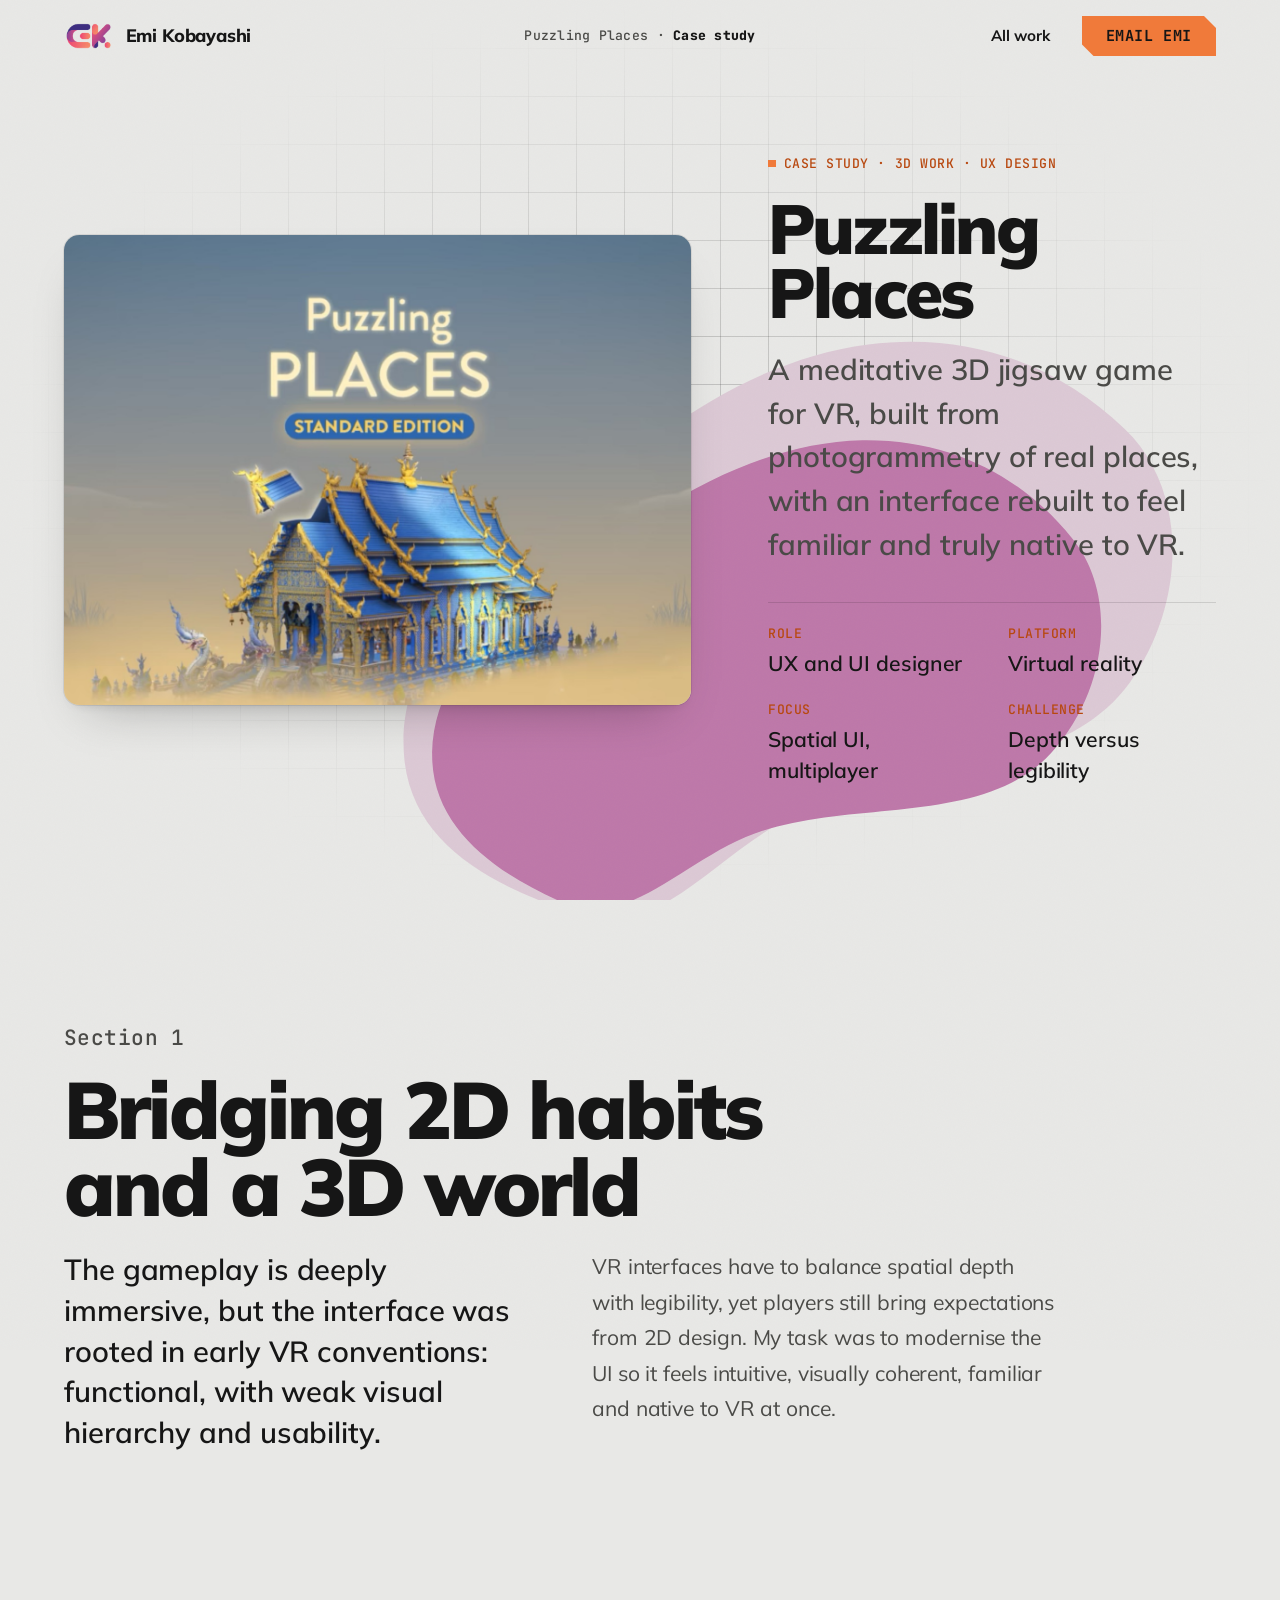
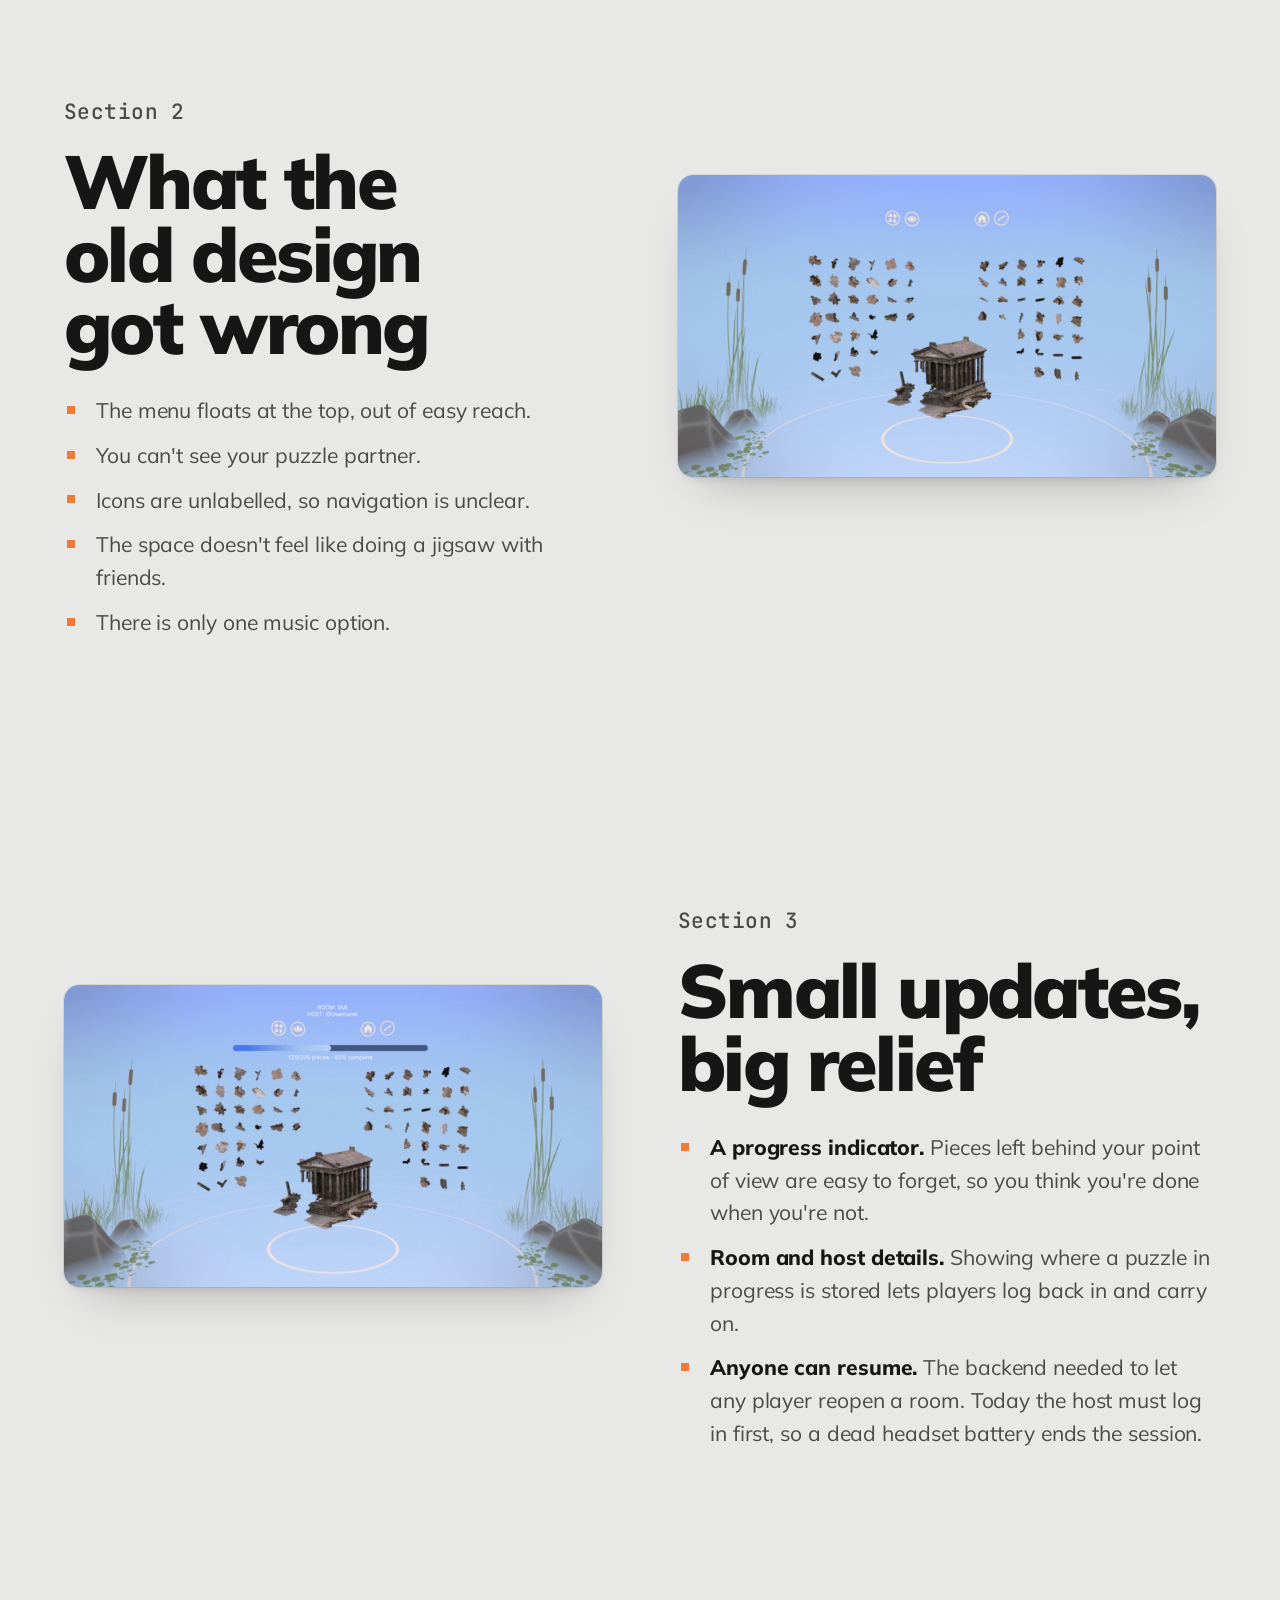
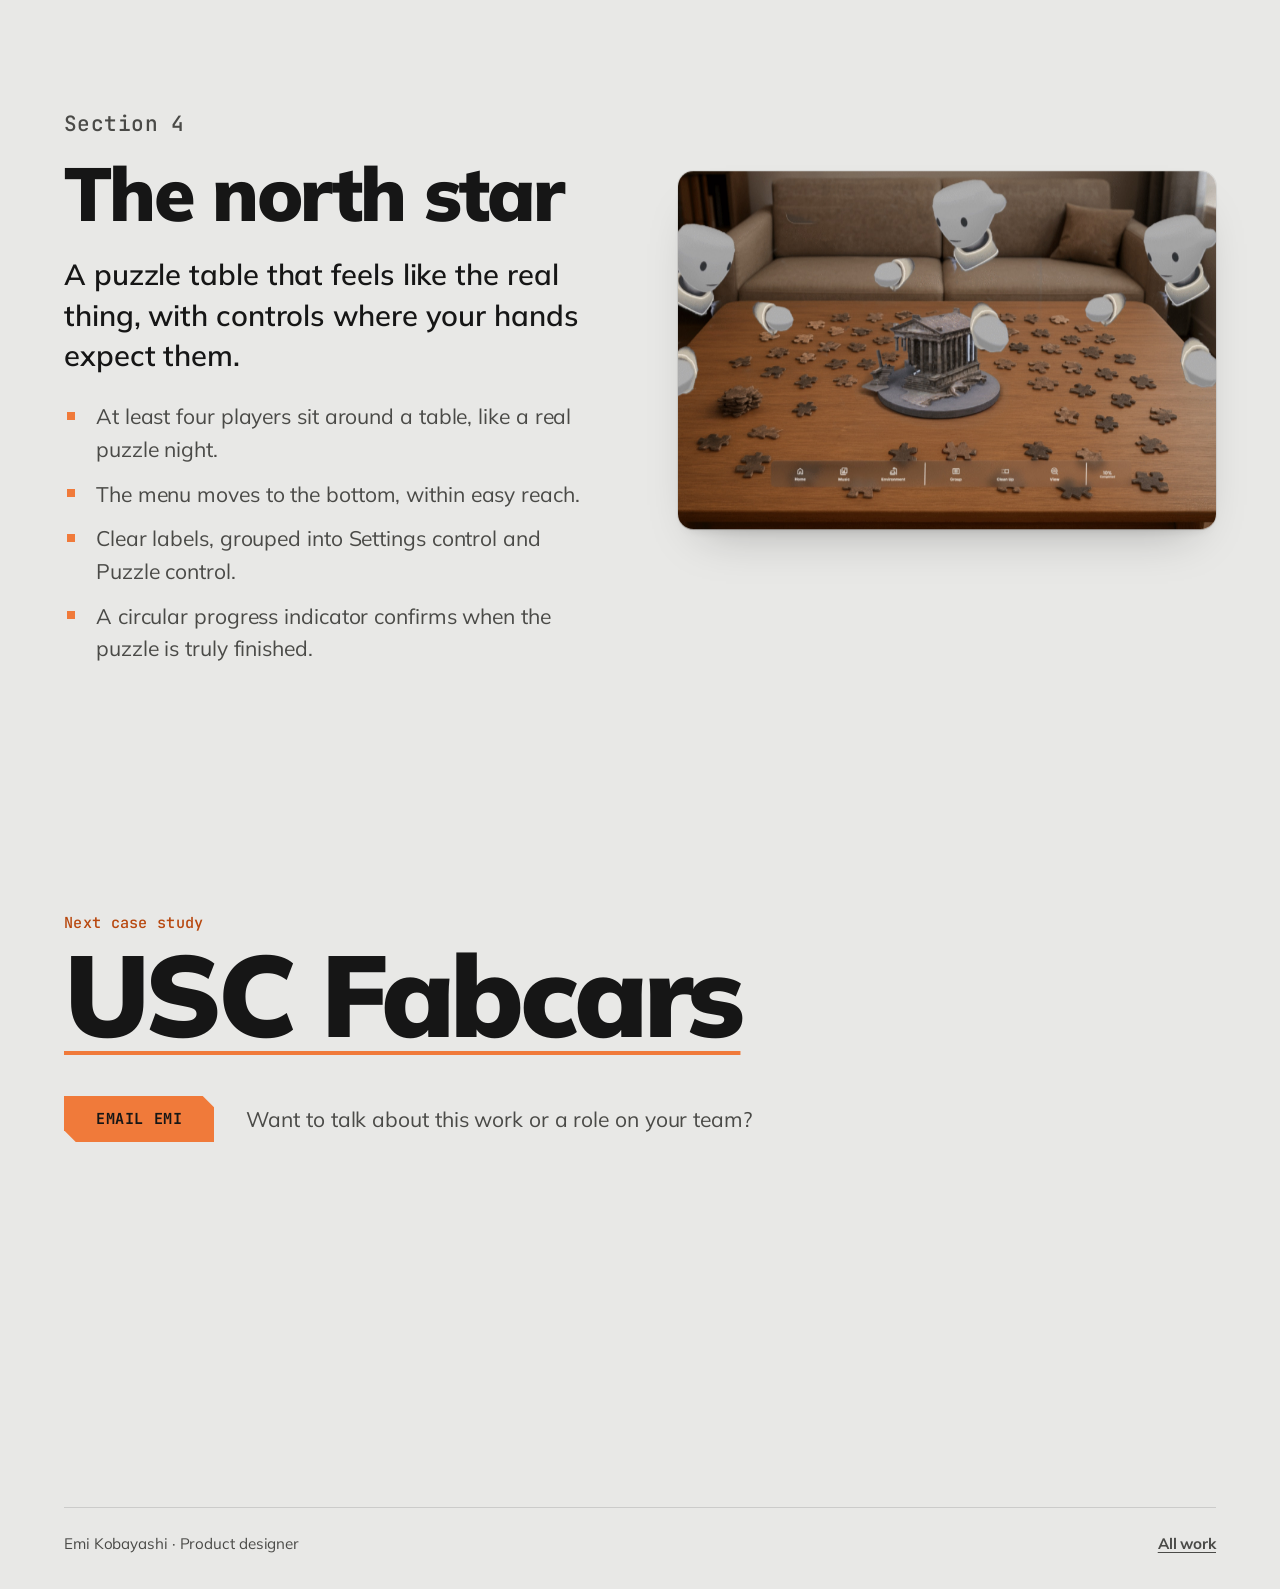
<file: case-puzzling.html>
<!doctype html>
<html lang="en">
<head>
<meta charset="utf-8">
<meta name="viewport" content="width=device-width, initial-scale=1, viewport-fit=cover">
<title>Puzzling Places · Emi Kobayashi</title>
<meta name="description" content="How Emi Kobayashi modernised the interface of Puzzling Places, a meditative VR jigsaw puzzle game.">
<link rel="icon" href="2025-12-EK-Logo-scaled.png">
<link rel="preconnect" href="https://fonts.googleapis.com">
<link rel="preconnect" href="https://fonts.gstatic.com" crossorigin>
<link rel="stylesheet" href="https://fonts.googleapis.com/css2?family=JetBrains+Mono:wght@500;700&family=Mulish:wght@400;600;700;800;900&display=swap">
<link rel="stylesheet" href="scrollcraft.css?v=3">
<link rel="stylesheet" href="site.css?v=17">
<link rel="stylesheet" href="case.css?v=10">
<script>
  /* ?motion=reduce forces the reduced-motion path for testing. */
  (function () {
    if (/[?&]motion=reduce\b/.test(location.search)) {
      var mm = window.matchMedia.bind(window);
      window.matchMedia = function (q) { return /prefers-reduced-motion:\s*reduce/.test(q) ? { matches: true, media: q, addEventListener: function () {}, addListener: function () {} } : mm(q); };
    }
    if (window.matchMedia('(prefers-reduced-motion: reduce)').matches) document.documentElement.classList.add('rm');
  })();
</script>
</head>
<body>

<svg class="blob" viewBox="0 0 1400 770" preserveAspectRatio="xMidYMid slice" aria-hidden="true" focusable="false"><g class="blob__back"><path/></g><g class="blob__front"><path/></g></svg>
<div class="sc-grain" aria-hidden="true"></div>

<header class="bar" id="bar">
  <a class="bar__mark" href="index.html" aria-label="Emi Kobayashi, all work">
    <img src="2025-12-EK-Logo-scaled.png" width="64" height="40" alt="">
    <span class="bar__name">Emi Kobayashi</span>
  </a>
  <p class="bar__now cs-now" aria-live="polite"><span id="folio-num">Puzzling Places</span> · <b id="folio-title">Case study</b></p>
  <nav class="cs-nav" aria-label="Case study">
    <a class="cs-nav__all" href="index.html#work">All work</a>
    <a class="btn btn--small cs-nav__cta" href="index.html#contact">Email Emi</a>
  </nav>
</header>

<main id="top">

  <section class="c-hero" data-blob-at="4" data-blob-side="left">
    <div class="c-hero__media"><div data-sc-tilt="4"><figure class="shot"><img src="img/2018-03-Puzzling-Pages-Landing-1-1024x576.jpg" width="1024" height="576" alt="Puzzling Places key art with a photogrammetry temple" fetchpriority="high"></figure></div></div>
    <div class="c-hero__copy">
      <p class="lbl__kind">Case study · 3D work · UX design</p>
      <h1>Puzzling Places</h1>
      <p class="c-deck">A meditative 3D jigsaw game for VR, built from photogrammetry of real places, with an interface rebuilt to feel familiar and truly native to VR.</p>
      <dl class="c-meta">
        <div><dt>Role</dt><dd>UX and UI designer</dd></div>
        <div><dt>Platform</dt><dd>Virtual reality</dd></div>
        <div><dt>Focus</dt><dd>Spatial UI, multiplayer</dd></div>
        <div><dt>Challenge</dt><dd>Depth versus legibility</dd></div>
      </dl>
    </div>
  </section>

  <section class="c-ch c-ch--text" id="overview" data-title="Overview" data-blob-at="5" data-blob-side="corner">
    <div class="c-copy" data-sc-in data-sc-stagger="60">
      <p class="c-num">Section 1</p>
      <h2>Bridging 2D habits and a 3D world</h2>
      <div class="c-cols">
        <p class="lead">The gameplay is deeply immersive, but the interface was rooted in early VR conventions: functional, with weak visual hierarchy and usability.</p>
        <p>VR interfaces have to balance spatial depth with legibility, yet players still bring expectations from 2D design. My task was to modernise the UI so it feels intuitive, visually coherent, familiar and native to VR at once.</p>
      </div>
    </div>
  </section>

  <section class="c-ch c-ch--flip" id="before" data-title="The previous design" data-blob-at="0" data-blob-side="right" data-sc-act="flow">
    <figure class="c-media"><div class="shot" data-sc-parallax="-0.8"><img src="img/2018-03-Temple_of_Garni_Armenia_Pack-1024x576.jpg" width="1024" height="576" alt="The previous Puzzling Places interface, with a floating menu above the puzzle" loading="lazy"></div></figure>
    <div class="c-copy" data-sc-in data-sc-stagger="60">
      <p class="c-num">Section 2</p>
      <h2>What the old design got wrong</h2>
      <ul class="c-points">
        <li>The menu floats at the top, out of easy reach.</li>
        <li>You can't see your puzzle partner.</li>
        <li>Icons are unlabelled, so navigation is unclear.</li>
        <li>The space doesn't feel like doing a jigsaw with friends.</li>
        <li>There is only one music option.</li>
      </ul>
    </div>
  </section>

  <section class="c-ch" id="small" data-title="Small updates" data-blob-at="1" data-blob-side="left" data-sc-act="flow">
    <figure class="c-media"><div class="shot" data-sc-parallax="-0.8"><img src="2018-03-Small-fixes-1024x576.jpg" width="1024" height="576" alt="Small updates to the current design: a progress indicator and room and host details" loading="lazy"></div></figure>
    <div class="c-copy" data-sc-in data-sc-stagger="60">
      <p class="c-num">Section 3</p>
      <h2>Small updates, big relief</h2>
      <ul class="c-points">
        <li><b>A progress indicator.</b> Pieces left behind your point of view are easy to forget, so you think you're done when you're not.</li>
        <li><b>Room and host details.</b> Showing where a puzzle in progress is stored lets players log back in and carry on.</li>
        <li><b>Anyone can resume.</b> The backend needed to let any player reopen a room. Today the host must log in first, so a dead headset battery ends the session.</li>
      </ul>
    </div>
  </section>

  <section class="c-ch c-ch--flip" id="north-star" data-title="North star" data-blob-at="2" data-blob-side="right" data-sc-act="flow">
    <figure class="c-media"><div class="shot" data-sc-parallax="-0.8"><img src="img/2018-03-Ultimate-1024x683.jpg" width="1024" height="683" alt="North star design with four players around a table and a labelled menu below the puzzle" loading="lazy"></div></figure>
    <div class="c-copy" data-sc-in data-sc-stagger="60">
      <p class="c-num">Section 4</p>
      <h2>The north star</h2>
      <p class="lead">A puzzle table that feels like the real thing, with controls where your hands expect them.</p>
      <ul class="c-points">
        <li>At least four players sit around a table, like a real puzzle night.</li>
        <li>The menu moves to the bottom, within easy reach.</li>
        <li>Clear labels, grouped into Settings control and Puzzle control.</li>
        <li>A circular progress indicator confirms when the puzzle is truly finished.</li>
      </ul>
    </div>
  </section>

  <footer class="c-close" data-blob-at="3" data-blob-side="corner">
    <div class="c-next">
      <a class="c-next__link" href="case-fabcars.html"><span>Next case study</span><b>USC Fabcars</b></a>
      <div class="c-close__ask">
        <a class="btn" href="index.html#contact">Email Emi</a>
        <p>Want to talk about this work or a role on your team?</p>
      </div>
    </div>
    <div class="c-foot"><span>Emi Kobayashi · Product designer</span><a href="index.html#work">All work</a></div>
  </footer>

</main>

<script src="scrollcraft.js"></script>
<script src="blob.js?v=17"></script>
<script src="cursor.js?v=4"></script>
<script src="case.js?v=4"></script>
</body>
</html>
</file>
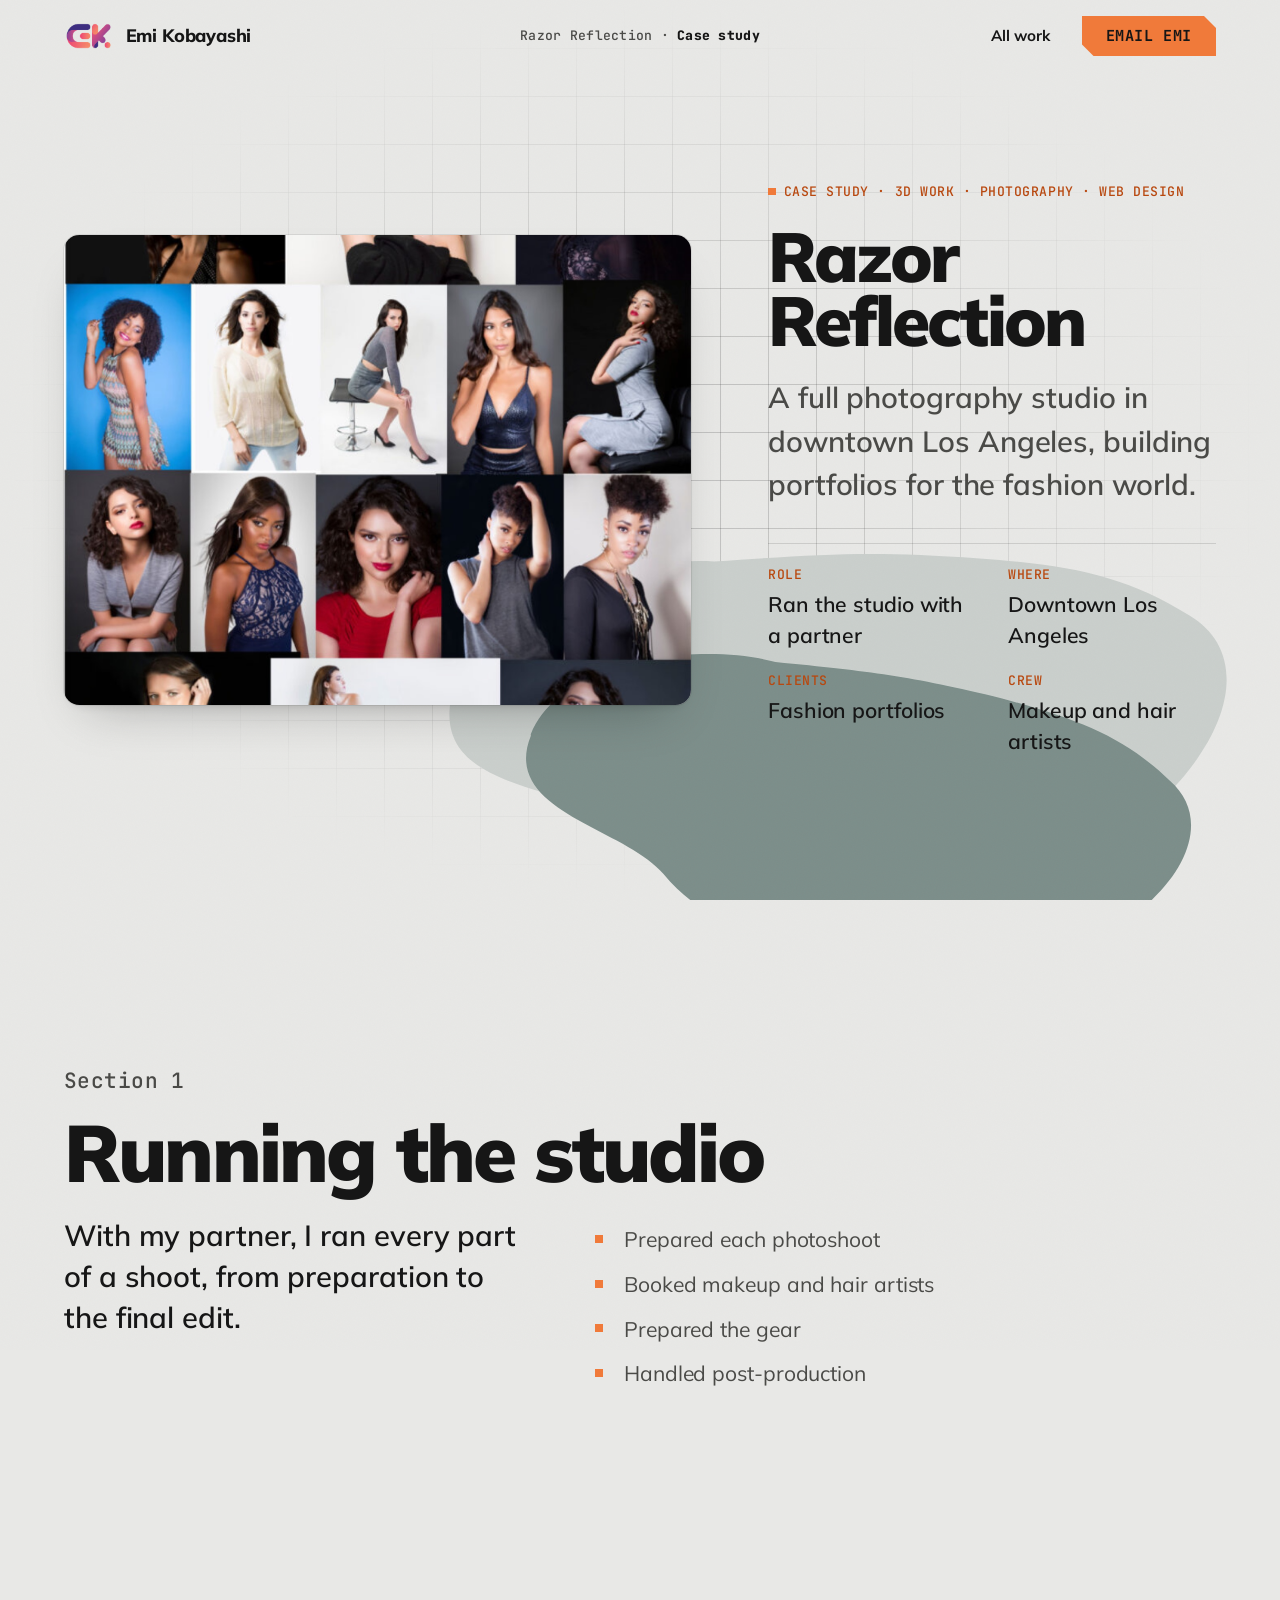
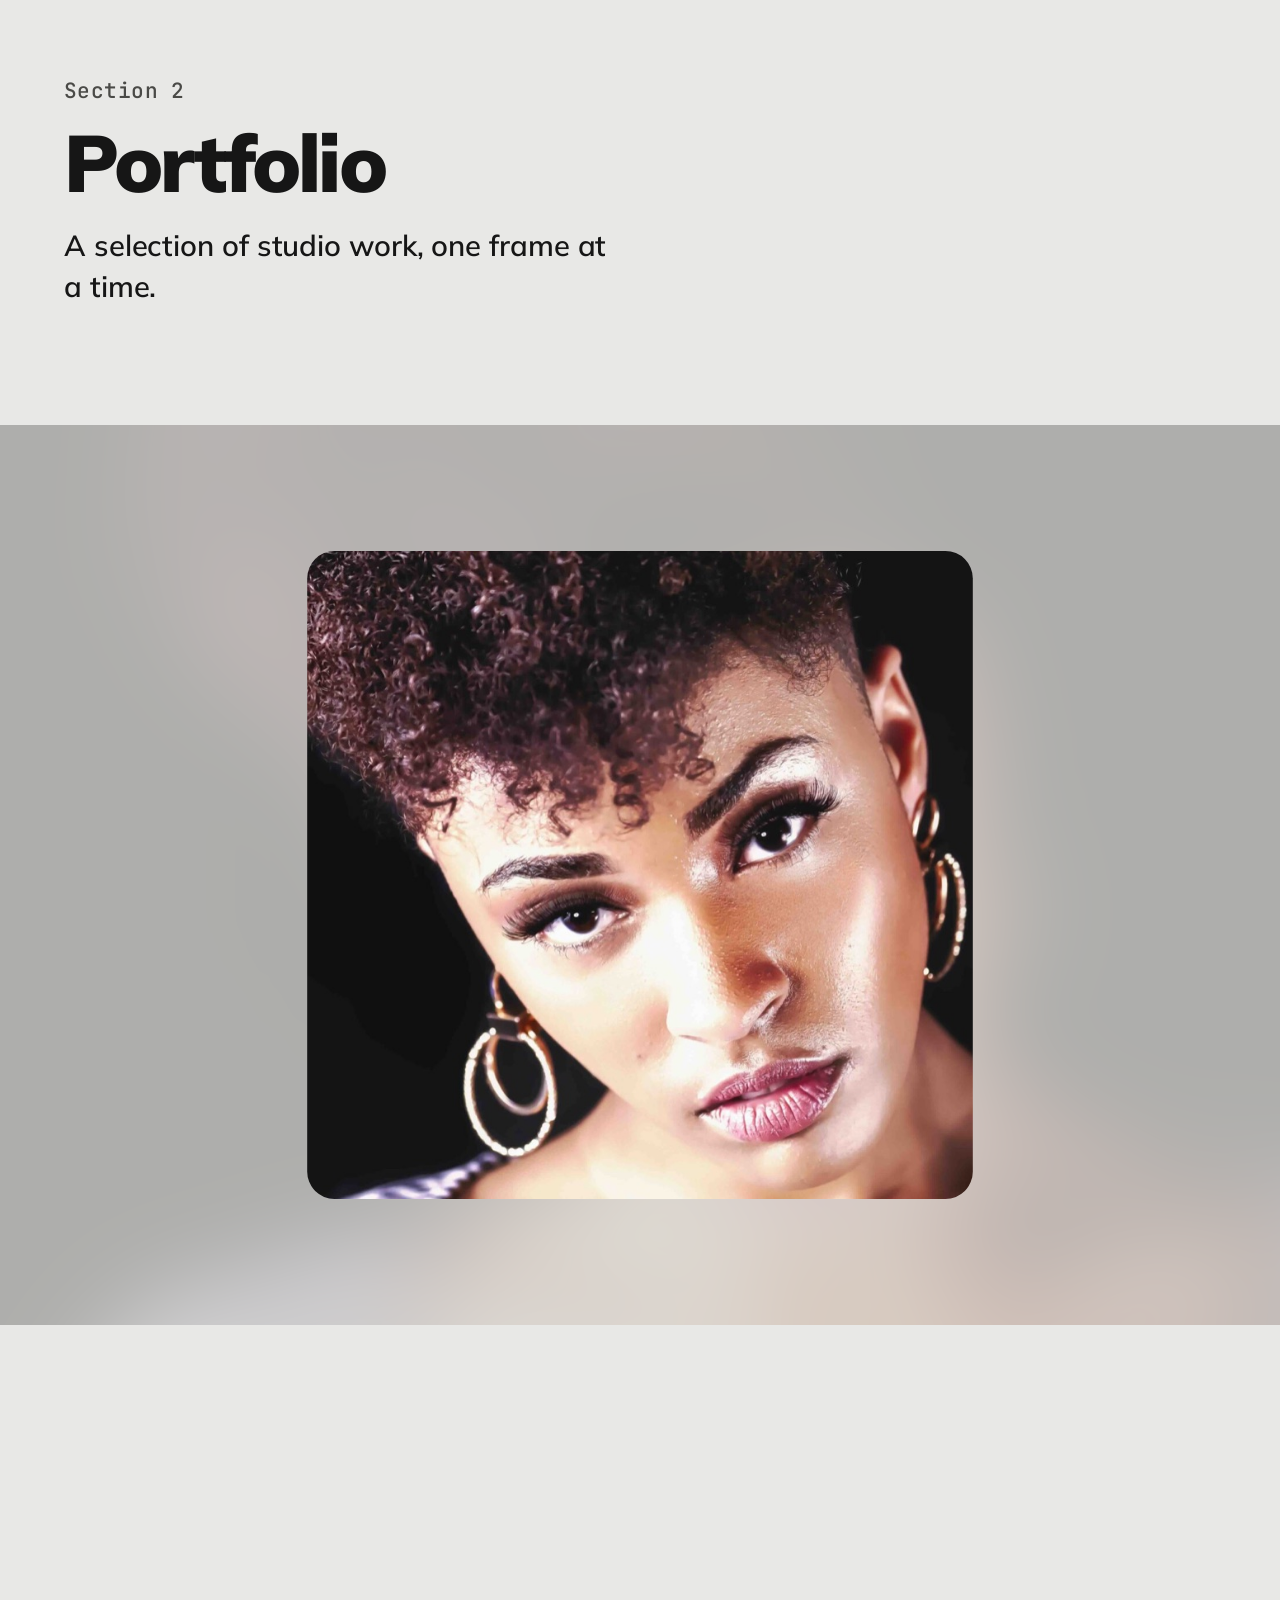
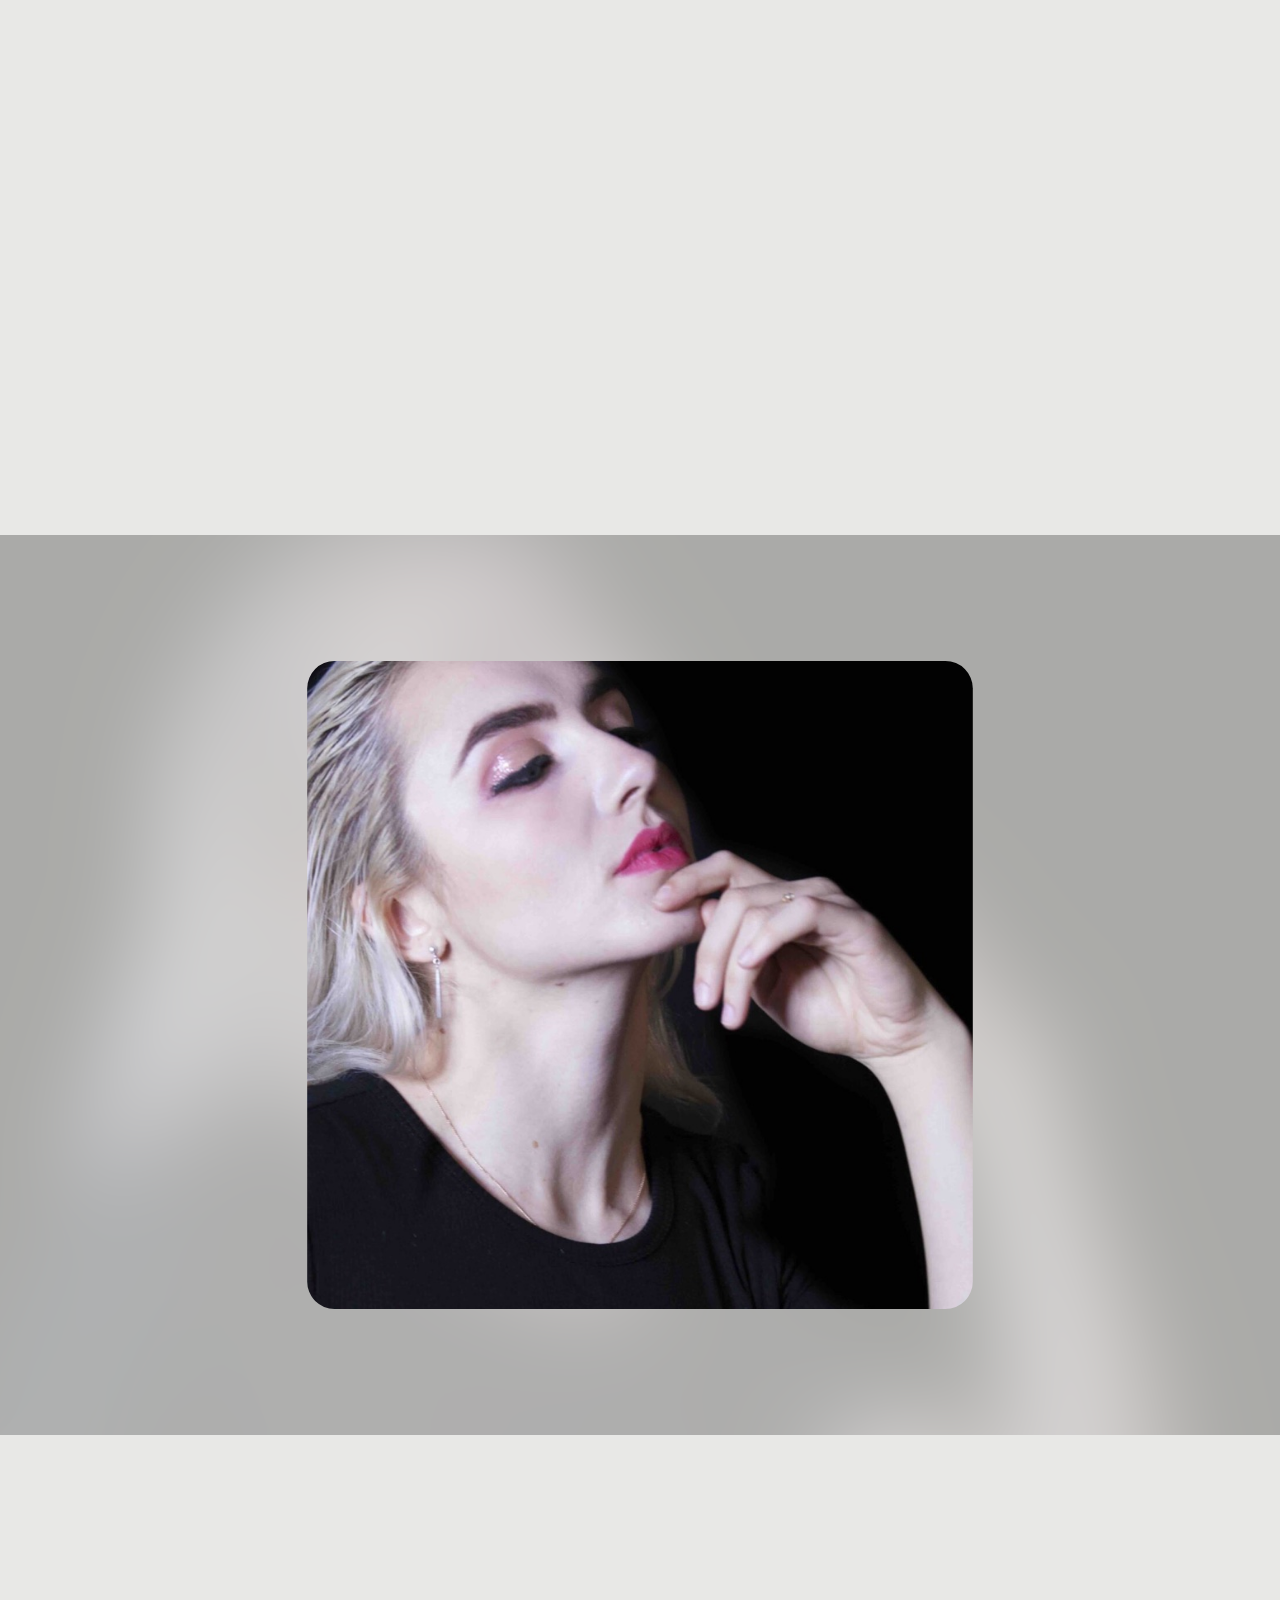
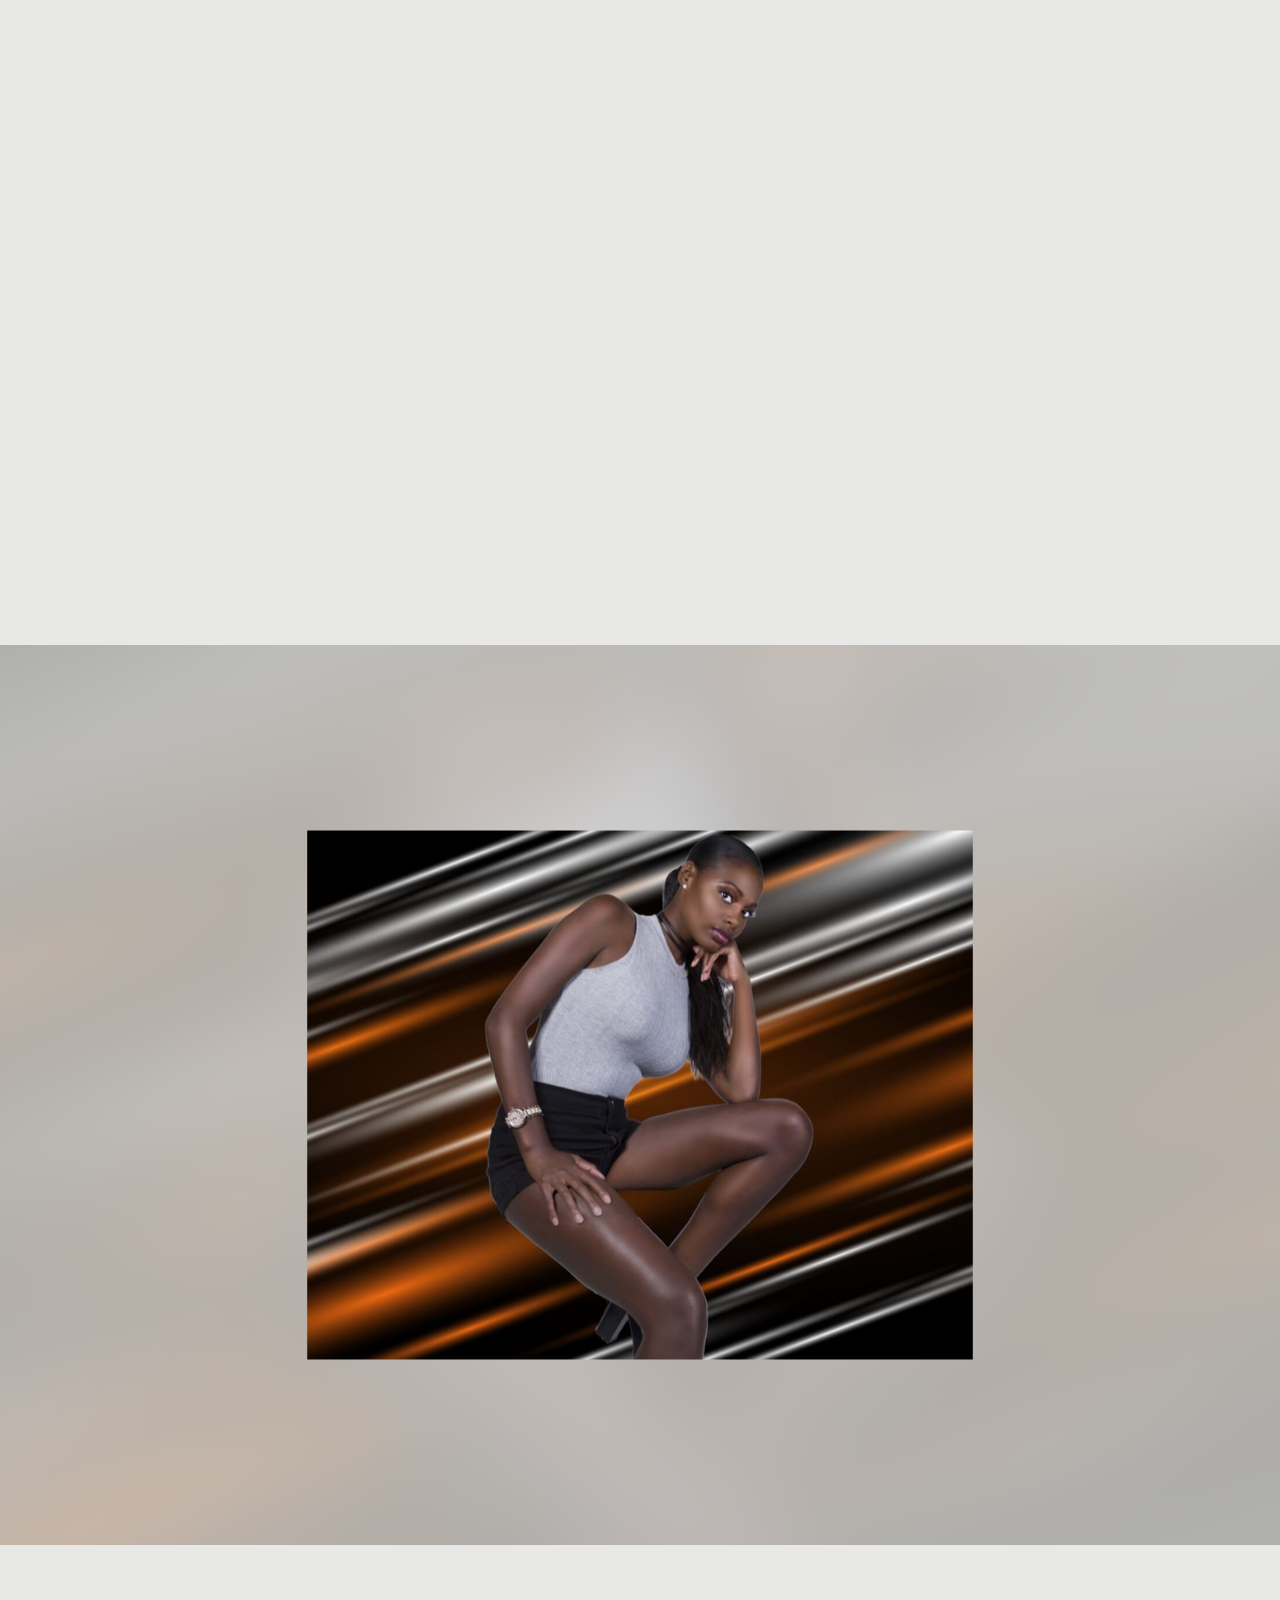
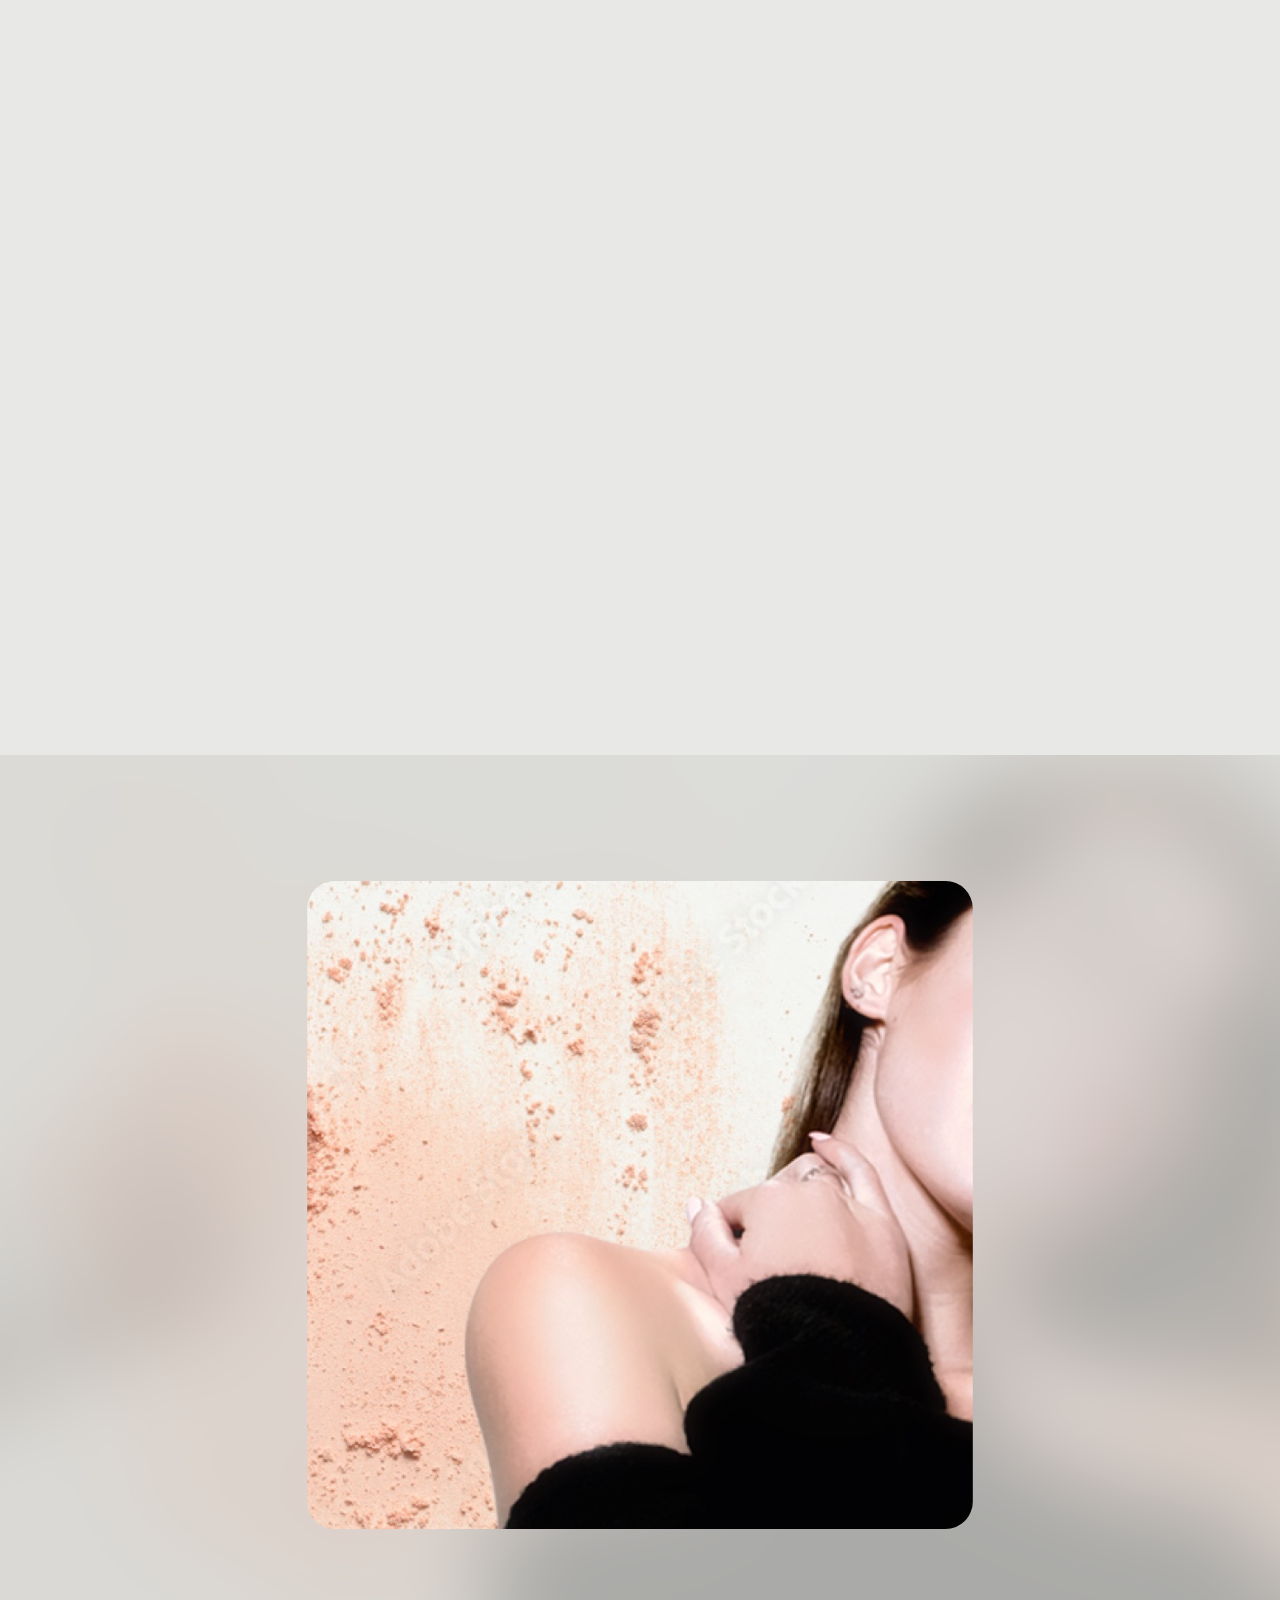
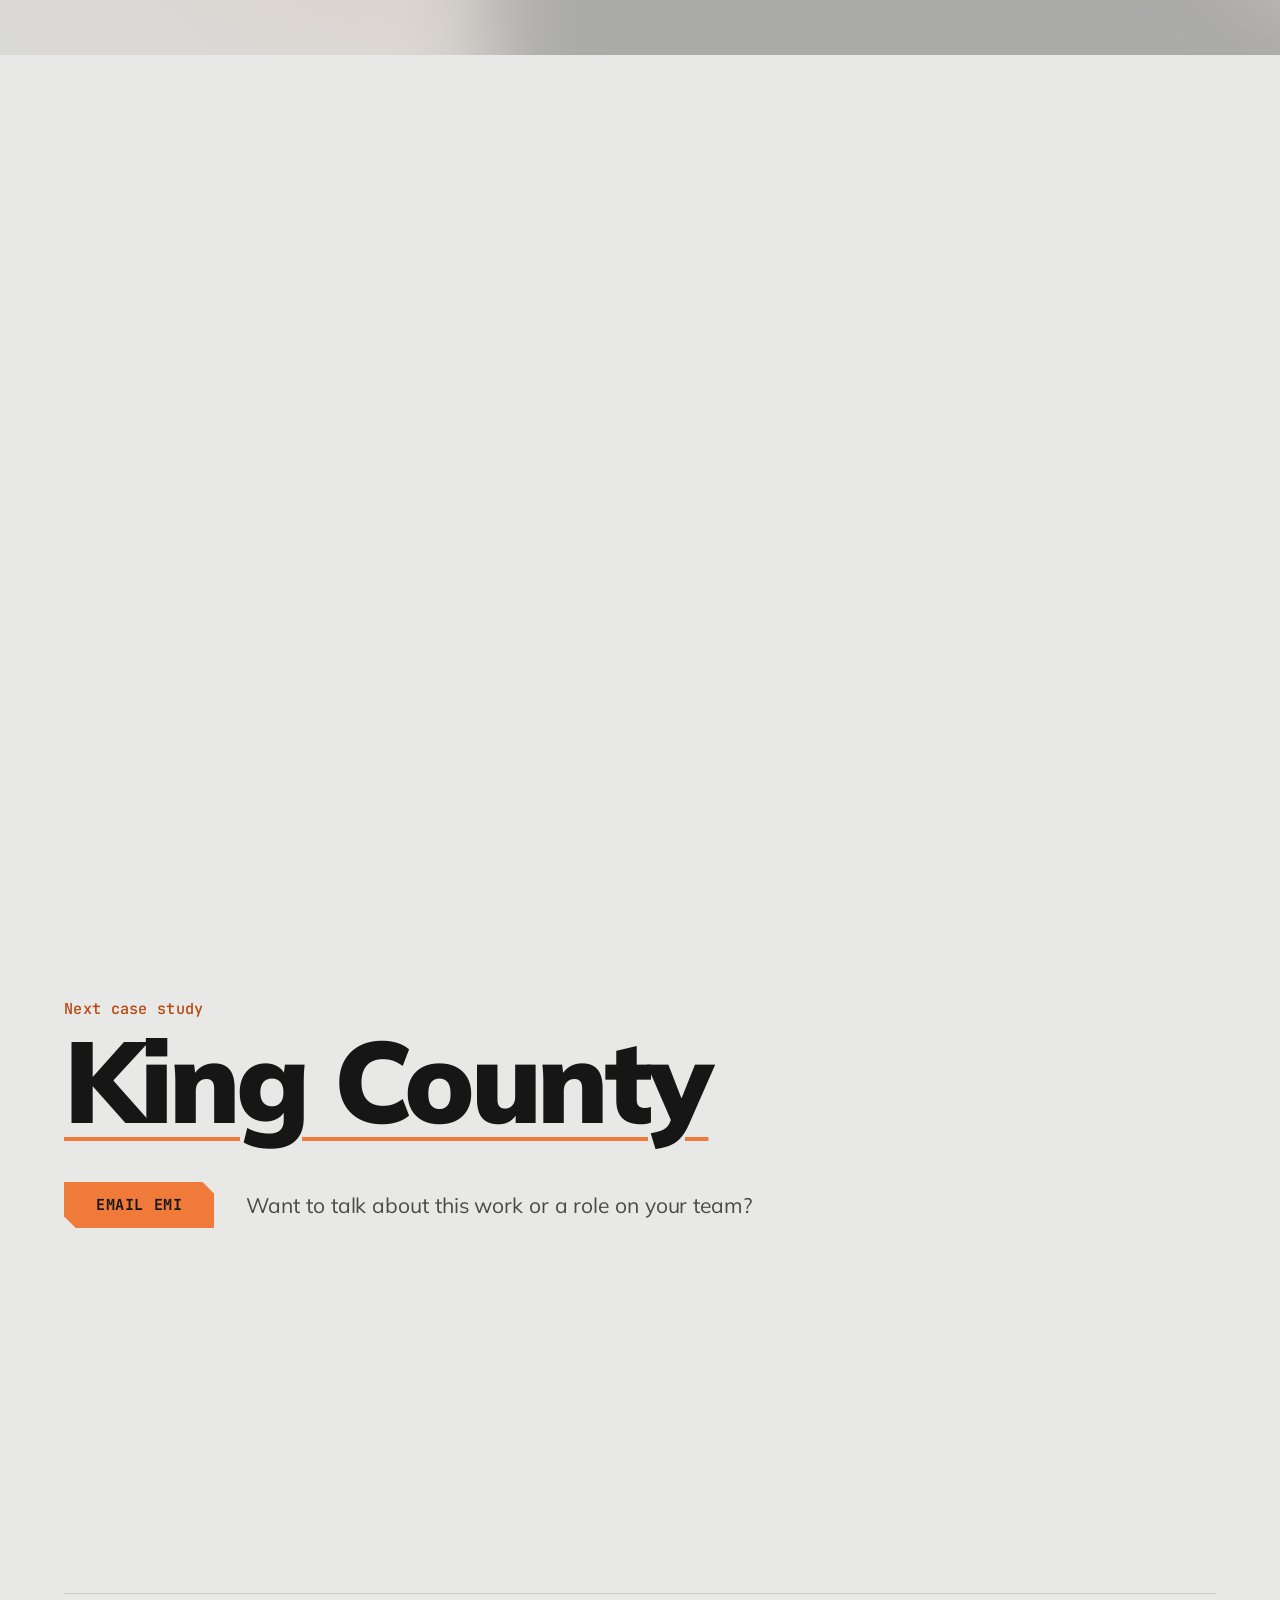
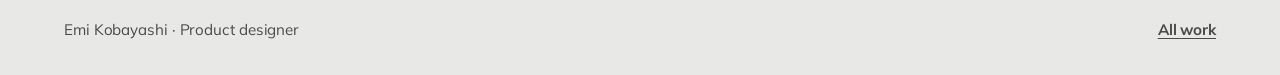
<file: case-razor.html>
<!doctype html>
<html lang="en">
<head>
<meta charset="utf-8">
<meta name="viewport" content="width=device-width, initial-scale=1, viewport-fit=cover">
<title>Razor Reflection · Emi Kobayashi</title>
<meta name="description" content="Razor Reflection: the fashion photography studio Emi Kobayashi ran in downtown Los Angeles.">
<link rel="icon" href="2025-12-EK-Logo-scaled.png">
<link rel="preconnect" href="https://fonts.googleapis.com">
<link rel="preconnect" href="https://fonts.gstatic.com" crossorigin>
<link rel="stylesheet" href="https://fonts.googleapis.com/css2?family=JetBrains+Mono:wght@500;700&family=Mulish:wght@400;600;700;800;900&display=swap">
<link rel="stylesheet" href="scrollcraft.css?v=3">
<link rel="stylesheet" href="site.css?v=17">
<link rel="stylesheet" href="case.css?v=10">
<script>
  /* ?motion=reduce forces the reduced-motion path for testing. */
  (function () {
    if (/[?&]motion=reduce\b/.test(location.search)) {
      var mm = window.matchMedia.bind(window);
      window.matchMedia = function (q) { return /prefers-reduced-motion:\s*reduce/.test(q) ? { matches: true, media: q, addEventListener: function () {}, addListener: function () {} } : mm(q); };
    }
    if (window.matchMedia('(prefers-reduced-motion: reduce)').matches) document.documentElement.classList.add('rm');
  })();
</script>
<style>
  /* Portfolio: each photo gets the whole screen. It opens as a framed window,
     widens to full bleed and settles from a slight zoom as you scroll, over a
     blurred copy of itself so nothing in the photo is ever cropped. */
  .rr-intro { min-height: 55svh; }
  .rr__stage { --e: clamp(0, var(--sc-p, 0) * 1.8, 1); background: var(--ek-deep); overflow: clip; }
  .rr__bg { position: absolute; inset: -8%; width: 116%; height: 116%; max-width: none; object-fit: cover;
    filter: blur(40px) saturate(1.15); opacity: calc(0.2 + 0.5 * var(--e)); transform: scale(calc(1.12 - 0.12 * var(--e))); }
  .rr__frame { position: absolute; inset: 0; margin: 0;
    clip-path: inset(calc((1 - var(--e)) * 14%) calc((1 - var(--e)) * 24%) round calc(var(--ek-radius) + (1 - var(--e)) * 12px)); }
  .rr__frame img { width: 100%; height: 100%; object-fit: contain; transform: scale(calc(1.16 - 0.16 * var(--e))); }
  /* Phones are tall, so a landscape photo shown whole would be a thin band.
     Fill the screen instead and keep the subject centred. */
  @media (max-width: 860px) { .rr__frame img { object-fit: cover; object-position: 50% 35%; } }
  html.rm .rr__frame { clip-path: inset(0 round var(--ek-radius)); }
  html.rm .rr__frame img, html.rm .rr__bg { transform: none; }
  html.rm .rr__bg { opacity: 0.6; }
</style>
</head>
<body>

<svg class="blob" viewBox="0 0 1400 770" preserveAspectRatio="xMidYMid slice" aria-hidden="true" focusable="false"><g class="blob__back"><path/></g><g class="blob__front"><path/></g></svg>
<div class="sc-grain" aria-hidden="true"></div>

<header class="bar" id="bar">
  <a class="bar__mark" href="index.html" aria-label="Emi Kobayashi, all work">
    <img src="2025-12-EK-Logo-scaled.png" width="64" height="40" alt="">
    <span class="bar__name">Emi Kobayashi</span>
  </a>
  <p class="bar__now cs-now" aria-live="polite"><span id="folio-num">Razor Reflection</span> · <b id="folio-title">Case study</b></p>
  <nav class="cs-nav" aria-label="Case study">
    <a class="cs-nav__all" href="index.html#work">All work</a>
    <a class="btn btn--small cs-nav__cta" href="index.html#contact">Email Emi</a>
  </nav>
</header>

<main id="top">

  <section class="c-hero" data-blob-at="2" data-blob-side="left">
    <div class="c-hero__media"><div data-sc-tilt="4"><figure class="shot"><img src="img/2018-03-Model-Sample-Pics-768x833.jpg" width="768" height="833" alt="Grid of fashion portfolio portraits" fetchpriority="high"></figure></div></div>
    <div class="c-hero__copy">
      <p class="lbl__kind">Case study · 3D work · Photography · Web design</p>
      <h1>Razor Reflection</h1>
      <p class="c-deck">A full photography studio in downtown Los Angeles, building portfolios for the fashion world.</p>
      <dl class="c-meta">
        <div><dt>Role</dt><dd>Ran the studio with a partner</dd></div>
        <div><dt>Where</dt><dd>Downtown Los Angeles</dd></div>
        <div><dt>Clients</dt><dd>Fashion portfolios</dd></div>
        <div><dt>Crew</dt><dd>Makeup and hair artists</dd></div>
      </dl>
    </div>
  </section>

  <section class="c-ch c-ch--text" id="studio" data-title="The studio" data-blob-at="3" data-blob-side="corner">
    <div class="c-copy" data-sc-in data-sc-stagger="60">
      <p class="c-num">Section 1</p>
      <h2>Running the studio</h2>
      <div class="c-cols">
        <p class="lead">With my partner, I ran every part of a shoot, from preparation to the final edit.</p>
        <ul class="c-points">
          <li>Prepared each photoshoot</li>
          <li>Booked makeup and hair artists</li>
          <li>Prepared the gear</li>
          <li>Handled post-production</li>
        </ul>
      </div>
    </div>
  </section>

  <section class="c-ch c-ch--text rr-intro" id="portfolio" data-title="Portfolio" data-blob-at="4" data-blob-side="corner">
    <div class="c-copy" data-sc-in data-sc-stagger="60">
      <p class="c-num">Section 2</p>
      <h2>Portfolio</h2>
      <p class="lead">A selection of studio work, one frame at a time.</p>
    </div>
  </section>

  <section class="rr" data-sc-act="pin" data-sc-span="1.9" aria-label="Studio portrait 1">
    <div data-sc-stage class="rr__stage">
      <img class="rr__bg" src="img/2017-05-IMG_7633_LR_PS_LU-scaled.jpg" alt="" loading="lazy">
      <figure class="rr__frame"><img src="img/2017-05-IMG_7633_LR_PS_LU-scaled.jpg" alt="Studio portrait 1" loading="lazy"></figure>
    </div>
  </section>

  <section class="rr" data-sc-act="pin" data-sc-span="1.9" aria-label="Studio portrait 2">
    <div data-sc-stage class="rr__stage">
      <img class="rr__bg" src="img/2017-05-IMG_4931-scaled.jpg" alt="" loading="lazy">
      <figure class="rr__frame"><img src="img/2017-05-IMG_4931-scaled.jpg" alt="Studio portrait 2" loading="lazy"></figure>
    </div>
  </section>

  <section class="rr" data-sc-act="pin" data-sc-span="1.9" aria-label="Studio portrait 3">
    <div data-sc-stage class="rr__stage">
      <img class="rr__bg" src="img/2017-05-Keke-Stylized-scaled.jpg" alt="" loading="lazy">
      <figure class="rr__frame"><img src="img/2017-05-Keke-Stylized-scaled.jpg" alt="Studio portrait 3" loading="lazy"></figure>
    </div>
  </section>

  <section class="rr" data-sc-act="pin" data-sc-span="1.9" aria-label="Studio portrait 4">
    <div data-sc-stage class="rr__stage">
      <img class="rr__bg" src="img/2017-05-Jackie-makeup-stylized.jpg" alt="" loading="lazy">
      <figure class="rr__frame"><img src="img/2017-05-Jackie-makeup-stylized.jpg" alt="Studio portrait 4" loading="lazy"></figure>
    </div>
  </section>

  <footer class="c-close" data-blob-at="5" data-blob-side="corner">
    <div class="c-next">
      <a class="c-next__link" href="case-kingcounty.html"><span>Next case study</span><b>King County</b></a>
      <div class="c-close__ask">
        <a class="btn" href="index.html#contact">Email Emi</a>
        <p>Want to talk about this work or a role on your team?</p>
      </div>
    </div>
    <div class="c-foot"><span>Emi Kobayashi · Product designer</span><a href="index.html#work">All work</a></div>
  </footer>

</main>

<script>if (document.documentElement.classList.contains('rm')) document.querySelectorAll('.rr').forEach(function (s) { s.setAttribute('data-sc-span', '1.2'); });</script>
<script src="scrollcraft.js"></script>
<script src="blob.js?v=17"></script>
<script src="cursor.js?v=4"></script>
<script src="case.js?v=4"></script>
</body>
</html>
</file>
<file: scrollcraft.css>
/* ============================================================================
   scrollcraft.css: the taste floor
   ----------------------------------------------------------------------------
   Two layers, and the split matters:

     TOKENS   what you override per brand. Colour roles, the type ramp, the
              spacing scale, elevation, motion. A brand is ~12 values.
     DEVICES  what the engine drives. Do not restyle these to taste; they are
              the mechanism. Style your own markup instead.

   Nothing here draws a "component". There are no card, badge, or pill classes,
   because a stylesheet that ships those is how every page built on it ends up
   with the same shapes. You get a floor and a vocabulary; the composition is
   yours.
   ========================================================================== */

/* ---------------------------------------------------------------- tokens -- */
:root {
  /* --- colour roles. Override these six and the page is rebranded. -------- */
  --sc-canvas:      #08090b;   /* the page ground. Drift interpolates this.   */
  --sc-surface:     #101217;   /* anything raised off the ground             */
  --sc-ink:         #f4f2ef;   /* primary text                               */
  --sc-ink-soft:    #9a9ba1;   /* secondary text. Tinted, never flat gray.   */
  --sc-accent:      #d8ff3e;   /* ONE accent. It owns a region, not confetti. */
  --sc-accent-ink:  #08090b;   /* text that sits on the accent               */

  --sc-hairline:    color-mix(in oklab, var(--sc-ink) 12%, transparent);
  --sc-hairline-strong: color-mix(in oklab, var(--sc-ink) 22%, transparent);

  /* --- type. Two families max. Display carries voice, text carries prose. - */
  --sc-font-display: "Instrument Sans", "Geist", system-ui, sans-serif;
  --sc-font-text:    "Geist", system-ui, sans-serif;
  --sc-font-mono:    "Geist Mono", ui-monospace, monospace;

  /* Fluid ramp. Tracking tightens as size grows because a face set at 6rem
     with 0 tracking reads loose; this is optical correction, not decoration. */
  --sc-t-xs:   clamp(0.75rem, 0.72rem + 0.15vw, 0.82rem);
  --sc-t-sm:   clamp(0.875rem, 0.84rem + 0.18vw, 0.95rem);
  --sc-t-base: clamp(1rem, 0.96rem + 0.22vw, 1.125rem);
  --sc-t-lg:   clamp(1.2rem, 1.1rem + 0.5vw, 1.5rem);
  --sc-t-xl:   clamp(1.6rem, 1.35rem + 1.2vw, 2.25rem);
  --sc-t-2xl:  clamp(2.1rem, 1.6rem + 2.4vw, 3.4rem);
  --sc-t-3xl:  clamp(2.8rem, 1.9rem + 4.2vw, 5rem);
  --sc-t-4xl:  clamp(3.4rem, 1.9rem + 6.6vw, 7.5rem);

  --sc-track-tight:  -0.035em;
  --sc-track-snug:   -0.02em;
  --sc-track-normal: -0.005em;
  --sc-track-wide:    0.08em;

  --sc-leading-none: 0.94;
  --sc-leading-tight: 1.06;
  --sc-leading-body: 1.62;

  --sc-measure: 62ch;

  /* --- space. 4px base: the useful middle steps an 8-only scale misses. --- */
  --sc-1: 0.25rem;  --sc-2: 0.5rem;   --sc-3: 0.75rem;  --sc-4: 1rem;
  --sc-5: 1.5rem;   --sc-6: 2rem;     --sc-7: 3rem;     --sc-8: 4rem;
  --sc-9: 6rem;     --sc-10: 8rem;    --sc-11: 12rem;

  /* Section rhythm is fluid so a phone doesn't inherit desktop air. */
  --sc-section: clamp(4.5rem, 9vw, 11rem);
  --sc-gutter:  clamp(1.25rem, 5vw, 5.5rem);
  --sc-maxw:    82rem;

  /* --- radius. Pick one scale for the page and hold it. ------------------- */
  --sc-r-sm: 6px;  --sc-r-md: 12px;  --sc-r-lg: 20px;  --sc-r-pill: 999px;

  /* --- elevation. Every shadow has an offset AND a soft blur, and is tinted
         to the canvas hue. A zero-offset coloured halo is decoration, not
         depth, so there isn't one here. ---------------------------------- */
  --sc-shadow-color: 220 40% 2%;
  --sc-e1: 0 1px 2px hsl(var(--sc-shadow-color) / 0.28),
           0 2px 6px -1px hsl(var(--sc-shadow-color) / 0.20);
  --sc-e2: 0 2px 4px hsl(var(--sc-shadow-color) / 0.24),
           0 8px 18px -4px hsl(var(--sc-shadow-color) / 0.30);
  --sc-e3: 0 4px 8px hsl(var(--sc-shadow-color) / 0.22),
           0 18px 40px -8px hsl(var(--sc-shadow-color) / 0.38),
           0 48px 90px -24px hsl(var(--sc-shadow-color) / 0.30);

  /* Edge light: a 1px top highlight sells a raised surface better than any
     amount of blur, because real raised things catch light on their lip. */
  --sc-edge: inset 0 1px 0 color-mix(in oklab, var(--sc-ink) 10%, transparent);

  /* --- motion. Built-in CSS easings are too weak for UI. ------------------ */
  --sc-ease-out:    cubic-bezier(0.23, 1, 0.32, 1);
  --sc-ease-in-out: cubic-bezier(0.77, 0, 0.175, 1);
  --sc-ease-drawer: cubic-bezier(0.32, 0.72, 0, 1);
  --sc-d-fast: 160ms;  --sc-d-base: 240ms;  --sc-d-slow: 420ms;

  --sc-z-stage: 1; --sc-z-copy: 20; --sc-z-chrome: 60;
}

/* --------------------------------------------------------------- reset -- */
*, *::before, *::after { box-sizing: border-box; }
html { -webkit-text-size-adjust: 100%; scroll-behavior: smooth; }
@media (prefers-reduced-motion: reduce) { html { scroll-behavior: auto; } }

body {
  margin: 0;
  background: var(--sc-canvas);
  color: var(--sc-ink);
  font-family: var(--sc-font-text);
  font-size: var(--sc-t-base);
  line-height: var(--sc-leading-body);
  letter-spacing: var(--sc-track-normal);
  -webkit-font-smoothing: antialiased;
  text-rendering: optimizeLegibility;
  font-synthesis-weight: none;
  overflow-x: clip;
}
img, video, canvas, svg { display: block; max-width: 100%; }
button, input, select, textarea { font: inherit; color: inherit; }

/* ------------------------------------------------- the browser surfaces --
   The parts you did not draw still carry the design. Selection, caret, focus
   ring, scrollbar and tabular numerals all ship with defaults that belong to no
   design system. Theming them is the cheapest signal that a page was built
   rather than assembled, and it is the step that gets skipped most reliably. */
::selection { background: var(--sc-accent); color: var(--sc-accent-ink); }
:root { caret-color: var(--sc-accent); accent-color: var(--sc-accent); }
:focus-visible {
  outline: 2px solid var(--sc-accent);
  outline-offset: 3px;
  border-radius: var(--sc-r-sm);
}
:where(a) { color: inherit; text-decoration-thickness: 1px; text-underline-offset: 0.22em; }
@supports (scrollbar-color: auto) {
  html { scrollbar-color: color-mix(in oklab, var(--sc-ink) 26%, transparent) transparent; scrollbar-width: thin; }
}
:where(table, .sc-nums, [data-sc-count]) { font-variant-numeric: tabular-nums; }

/* ----------------------------------------------------------- typography -- */
.sc-display {
  font-family: var(--sc-font-display);
  font-weight: 500;
  line-height: var(--sc-leading-none);
  letter-spacing: var(--sc-track-tight);
  text-wrap: balance;
  margin: 0;
}
.sc-display--xl { font-size: var(--sc-t-4xl); }
.sc-display--lg { font-size: var(--sc-t-3xl); }
.sc-display--md { font-size: var(--sc-t-2xl); letter-spacing: var(--sc-track-snug); }
.sc-lede {
  font-size: var(--sc-t-lg);
  line-height: 1.44;
  letter-spacing: var(--sc-track-snug);
  color: var(--sc-ink);
  max-width: 46ch;
  text-wrap: pretty;
  margin: 0;
}
.sc-body { max-width: var(--sc-measure); color: var(--sc-ink-soft); text-wrap: pretty; margin: 0; }
.sc-label {
  font-family: var(--sc-font-mono);
  font-size: var(--sc-t-xs);
  letter-spacing: var(--sc-track-wide);
  text-transform: uppercase;
  color: var(--sc-ink-soft);
}

/* ---------------------------------------------------------------- layout -- */
.sc-wrap { width: 100%; max-width: var(--sc-maxw); margin-inline: auto; padding-inline: var(--sc-gutter); }
.sc-section { padding-block: var(--sc-section); }
/* More space above a heading than below it: the gap belongs to the boundary,
   not to the pair. */
.sc-stack > * + * { margin-top: var(--sc-4); }
.sc-stack > :is(h1,h2,h3) { margin-top: var(--sc-7); }
.sc-stack > :is(h1,h2,h3):first-child { margin-top: 0; }
.sc-rule { height: 1px; border: 0; background: var(--sc-hairline); margin: 0; }

/* =============================================================== DEVICES ==
   Driven by the engine. Restyle your own markup, not these.                */

.sc-act--pinned { position: relative; }
.sc-stage {
  position: sticky; top: 0;
  height: 100vh; height: 100svh;
  overflow: clip;
  z-index: var(--sc-z-stage);
}

/* scrub / sequence media */
.sc-stage :is(video[data-sc-scrub], canvas[data-sc-sequence], .sc-stage__poster) {
  position: absolute; inset: 0;
  width: 100%; height: 100%;
  object-fit: cover;
}
video[data-sc-scrub] { opacity: 0; transition: opacity 380ms var(--sc-ease-out); }
.sc-has-clip video[data-sc-scrub] { opacity: 1; }
/* The poster is a live frame-holder, not a placeholder: it stays up until a
   real video frame has painted, which is what stops the blank-stage flash. */
.sc-stage__poster { z-index: 0; transition: opacity 380ms var(--sc-ease-out); }
.sc-has-clip .sc-stage__poster { opacity: 0; }

/* A scrim only where text sits. A full-frame darkening layer flattens the
   image everywhere to fix contrast in one corner. */
.sc-scrim {
  position: absolute; inset: 0; pointer-events: none; z-index: 1;
  background: linear-gradient(
    var(--sc-scrim-angle, 180deg),
    color-mix(in oklab, var(--sc-canvas) var(--sc-scrim-a, 78%), transparent) 0%,
    color-mix(in oklab, var(--sc-canvas) 30%, transparent) 42%,
    transparent 68%);
}
/* Point the scrim at the copy. A scrim gradient that darkens the top while the
   copy sits at the bottom fixes contrast nowhere and flattens the image
   everywhere, which is the most common way text-over-video goes wrong. */
.sc-scrim--bottom { --sc-scrim-angle: 0deg; }
.sc-scrim--left   { --sc-scrim-angle: 90deg; }
.sc-scrim--right  { --sc-scrim-angle: 270deg; }

/* Corner scrims, for copy anchored to a corner. An edge gradient has to darken
   a whole band across the frame to cover one corner; a corner gradient puts the
   density where the text is and leaves the rest of the image alone. Pair with
   .sc-copy--lead / .sc-copy--trail. */
.sc-scrim--lead {
  background: linear-gradient(to top right,
    color-mix(in oklab, var(--sc-canvas) 94%, transparent) 0%,
    color-mix(in oklab, var(--sc-canvas) 72%, transparent) 30%,
    color-mix(in oklab, var(--sc-canvas) 30%, transparent) 52%,
    transparent 72%);
}
.sc-scrim--trail {
  background: linear-gradient(to top left,
    color-mix(in oklab, var(--sc-canvas) 94%, transparent) 0%,
    color-mix(in oklab, var(--sc-canvas) 72%, transparent) 30%,
    color-mix(in oklab, var(--sc-canvas) 30%, transparent) 52%,
    transparent 72%);
}
/* A band across the bottom, for copy that spans the full width of the frame.
   That is what both corner anchors become below 860px, and it is also the right
   shape whenever the copy block is wider than a corner. */
.sc-scrim--band {
  background: linear-gradient(to top,
    color-mix(in oklab, var(--sc-canvas) 94%, transparent) 0%,
    color-mix(in oklab, var(--sc-canvas) 74%, transparent) 22%,
    color-mix(in oklab, var(--sc-canvas) 30%, transparent) 42%,
    transparent 58%);
}
.sc-scrim--vignette {
  background: radial-gradient(120% 90% at 50% 45%, transparent 40%,
              color-mix(in oklab, var(--sc-canvas) 70%, transparent) 100%);
}

/* copy over a stage.
   max-width is in rem, never ch. A `ch` on this container resolves against the
   CONTAINER's font-size (body size), not the display size of the heading inside
   it, so `max-width: 20ch` here silently produces a ~180px column and wraps a
   hero headline to six lines. Set a ch measure on the text element itself. */
.sc-copy {
  position: absolute; z-index: var(--sc-z-copy);
  inset-inline: var(--sc-gutter);
  max-width: min(46rem, 76vw);
  will-change: opacity, transform;
}
.sc-copy--lead   { left: var(--sc-gutter); bottom: clamp(3rem, 12vh, 9rem); }
/* inset-inline FIRST. It is the shorthand for left+right, so declaring it after
   `left: 50%` resets left to auto and the block drifts off the left edge. */
.sc-copy--center { inset-inline: auto; left: 50%; top: 50%; translate: -50% -50%; text-align: center; }
.sc-copy--trail  { inset-inline: auto; right: var(--sc-gutter); bottom: clamp(3rem, 12vh, 9rem); text-align: right; }

/* cue defaults: the engine writes opacity/transform inline, these are the
   pre-paint state so nothing flashes before the first read() */
[data-sc-cue] { opacity: 0; will-change: opacity, transform; }
.sc-ready [data-sc-cue] { transition: none; }

/* kinetic split */
.sc-split { display: inline-block; overflow: hidden; vertical-align: top; }
/* Descenders live below the baseline; a line mask clipped to the line box eats
   the tails off g, y, p, j. The padding buys them room back. */
.sc-split--line { display: block; padding-bottom: 0.14em; margin-bottom: -0.14em; }
.sc-split__i { display: inline-block; will-change: transform, opacity; }
.sc-is-split { opacity: 1 !important; }

/* horizontal rail */
[data-sc-pan] { display: flex; will-change: transform; }

/* reveal + parallax */
[data-sc-reveal] { will-change: clip-path; }
[data-sc-parallax] { will-change: transform; }

/* flow reveal (fires once) */
[data-sc-in], [data-sc-stagger] > * {
  opacity: 0;
  transform: translate3d(0, 14px, 0);
  transition: opacity 620ms var(--sc-ease-out), transform 620ms var(--sc-ease-out);
}
[data-sc-in].sc-in, [data-sc-stagger] > .sc-in { opacity: 1; transform: none; }

/* pointer devices */
[data-sc-tilt] { transform-style: preserve-3d; will-change: transform; }
[data-sc-magnet] { will-change: transform; }
/* isolation always; position only if nothing more specific already set it.
   Written with :where() (zero specificity) on purpose: a plain `position:
   relative` here has the same weight as `.sc-stage` and, being later in the
   file, silently wins. A stage carrying both attributes then stops being
   sticky and the whole act scrolls away instead of pinning. */
[data-sc-spotlight] { isolation: isolate; }
:where([data-sc-spotlight]) { position: relative; }
[data-sc-spotlight]::after {
  content: ""; position: absolute; inset: 0; pointer-events: none; z-index: 2;
  background: radial-gradient(
    28rem 28rem at calc(var(--sc-mx, 0.5) * 100%) calc(var(--sc-my, 0.5) * 100%),
    color-mix(in oklab, var(--sc-accent) 16%, transparent), transparent 70%);
  opacity: 0; transition: opacity var(--sc-d-slow) var(--sc-ease-out);
}
[data-sc-spotlight]:hover::after { opacity: 1; }

/* =========================================================== WORLDFLIGHT ==
   One fixed stage for the whole page. The only thing in document flow is the
   spacer, and it is empty. If you find yourself adding a section here, you want
   act mode instead: the moment a real block scrolls past the fixed stage, the
   page has a seam again and the whole point is gone.                        */

[data-sc-mode="worldflight"] { position: relative; }

.sc-world {
  position: fixed; inset: 0;
  overflow: clip;
  z-index: var(--sc-z-stage);
  background: var(--sc-canvas);
}

/* Every leg is mounted for the life of the page and stacked in the same box.
   The engine owns opacity, visibility and z-index here; do not set them. */
.sc-world__seg {
  position: absolute; inset: 0;
  opacity: 0;
  will-change: opacity;
}
.sc-world__seg > :is(video, img, canvas) {
  position: absolute; inset: 0;
  width: 100%; height: 100%;
  object-fit: cover;
}
/* The poster is the frame-holder AND the first camera move: the engine pushes
   it in slowly until a real decoded frame is available to replace it. */
.sc-world__poster {
  z-index: 0;
  transform-origin: 50% 50%;
  transition: opacity 420ms var(--sc-ease-out);
}
.sc-world__seg > video { z-index: 1; }
.sc-world__seg.sc-has-clip .sc-world__poster { opacity: 0; }
/* The act stylesheet lights a clip through its ancestor act. A worldflight leg
   has no act, so match the class the engine also writes on the clip itself. */
video[data-sc-scrub].sc-has-clip { opacity: 1; }

/* The copy layer is fixed too, and inert by default: the engine hands
   pointer-events back to a block only while it is actually legible. */
.sc-world__copy {
  position: fixed; inset: 0;
  z-index: var(--sc-z-copy);
  pointer-events: none;
}
.sc-world__scrim { position: absolute; inset: 0; pointer-events: none; z-index: 0; }
[data-sc-copy] {
  opacity: 0;
  pointer-events: none;
  will-change: opacity, transform;
}
.sc-ready [data-sc-copy] { transition: none; }

/* The track. Empty on purpose. */
.sc-world__spacer { pointer-events: none; }

/* scroll progress */
[data-sc-progress] {
  position: fixed; inset: 0 0 auto 0; height: 2px; z-index: var(--sc-z-chrome);
  background: var(--sc-accent); transform-origin: 0 50%; transform: scaleX(0);
  will-change: transform;
}

/* ----------------------------------------------------------- atmosphere --
   Depth is not only shadow. Grain keeps a flat dark ground from banding, and
   it is the difference between "a dark page" and "a lit room". */
.sc-grain { position: fixed; inset: 0; pointer-events: none; z-index: 3; opacity: 0.045; }
.sc-grain::before {
  content: ""; position: absolute; inset: -50%;
  background-image: url("data:image/svg+xml;utf8,<svg xmlns='http://www.w3.org/2000/svg' width='140' height='140'><filter id='n'><feTurbulence type='fractalNoise' baseFrequency='0.85' numOctaves='3'/></filter><rect width='140' height='140' filter='url(%23n)'/></svg>");
}

/* -------------------------------------------------------- reduced motion -- */
@media (prefers-reduced-motion: reduce) {
  /* Fewer and gentler, not zero. Opacity still carries the reveal so the page
     is comprehensible; every position change is dropped. */
  [data-sc-in], [data-sc-stagger] > * { transform: none; transition-duration: 220ms; }
  [data-sc-parallax], [data-sc-pan], .sc-split__i { transform: none !important; }
  /* A wipe is a position change too. Show reveal content settled. */
  [data-sc-reveal] { clip-path: none !important; }
  /* A rail's transform IS its navigation, not decoration. Zeroing it the way
     parallax and kinetic type are zeroed parks the act on its first screenful
     and makes everything past the fold unreachable: a device degrading into
     missing content. Hand the travel back to the reader as an ordinary scroll
     region instead, so the same items are all still gettable without motion.
     A build that would rather re-lay the rail out as a grid can still do that;
     this is the floor, not the ceiling. */
  [data-sc-act="pan"] .sc-stage,
  [data-sc-act="pan"] [data-sc-stage] {
    overflow-x: auto; overflow-y: hidden;
    overscroll-behavior-x: contain;
    scroll-snap-type: x proximity;
  }
  [data-sc-pan] > * { scroll-snap-align: center; }
  [data-sc-spotlight]::after { display: none; }
  /* A worldflight keeps its whole story here. No clip is ever fetched, so the
     posters are the film, and they cross-dissolve through exactly the same
     seams at exactly the same scroll positions. The push-in and the copy drift
     are the only things that go. */
  .sc-world__poster, [data-sc-copy] { transform: none !important; }
}

/* --------------------------------------------------------------- mobile -- */
@media (max-width: 860px) {
  .sc-copy { inset-inline: var(--sc-gutter); max-width: none; }
  .sc-copy--trail { text-align: left; }
  .sc-stage { height: 100svh; }
  /* .sc-copy--trail re-anchors to the left and spans the full width here, so a
     bottom-RIGHT corner gradient darkens the one corner the copy just left and
     guarantees a contrast failure over any bright clip. Point the density at
     the copy: the same band .sc-scrim--band paints. */
  .sc-scrim--trail {
    background: linear-gradient(to top,
      color-mix(in oklab, var(--sc-canvas) 94%, transparent) 0%,
      color-mix(in oklab, var(--sc-canvas) 74%, transparent) 22%,
      color-mix(in oklab, var(--sc-canvas) 30%, transparent) 42%,
      transparent 58%);
  }
}
</file>
<file: site.css>
/* Emi Kobayashi: shared site layer on top of scrollcraft.css.
   A light drafting-sheet world: warm grey ground with a faint column grid,
   black type, monospace labels, one signal orange, and the morphing blob
   still shifting colour from section to section. */

:root {
  color-scheme: light;
  --sc-canvas:     #E8E8E6;
  --sc-surface:    #FFFFFF;
  --sc-ink:        #161616;
  --sc-ink-soft:   #4A4A47;
  --sc-accent:     #F07A3A;
  --sc-accent-ink: #161616;
  --ek-mark:       #B8480F;  /* orange dark enough for small text on the grey */
  --ek-deep:       #D6D6D3;
  --ek-grid:       rgb(0 0 0 / 0.16);
  --ek-radius:     clamp(12px, 1.2vw, 20px);  /* every image, video and card */
  --sc-font-display: "Mulish", "Muli", system-ui, sans-serif;
  --sc-font-text:    "Mulish", "Muli", system-ui, sans-serif;
  --ek-mono: "JetBrains Mono", ui-monospace, monospace;
  --sc-shadow-color: 0 0% 0%;
  --sc-e2: 0 6px 14px -6px hsl(var(--sc-shadow-color) / 0.18), 0 2px 4px hsl(var(--sc-shadow-color) / 0.08);
  --sc-e3: 0 24px 48px -24px hsl(var(--sc-shadow-color) / 0.28), 0 6px 14px -8px hsl(var(--sc-shadow-color) / 0.18);
  --sc-edge: 0 0 0 1px rgb(0 0 0 / 0.08);
  --sc-hairline: rgb(0 0 0 / 0.12);
  --bar-h: 4.5rem;
}

html { background: var(--sc-canvas); }
body { color: var(--sc-ink); background: transparent; }
/* The grid is the bottom layer: above the page colour, below the blob and
   everything else. Crisp in the middle of the screen, fading to the edges. */
body::before {
  content: ""; position: fixed; inset: 0; z-index: -1; pointer-events: none;
  background:
    linear-gradient(to right, var(--ek-grid) 1px, transparent 1px) 0 0 / 48px 48px,
    linear-gradient(to bottom, var(--ek-grid) 1px, transparent 1px) 0 0 / 48px 48px;
  /* An eased fade: full strength in the middle, then a long soft falloff
     that reaches nothing right at each edge of the screen. */
  --fade: radial-gradient(ellipse closest-side at 50% 50%,
    #000 0%, #000 22%, rgb(0 0 0 / 0.86) 38%, rgb(0 0 0 / 0.62) 54%,
    rgb(0 0 0 / 0.36) 70%, rgb(0 0 0 / 0.15) 84%, rgb(0 0 0 / 0.04) 94%, transparent 100%);
  -webkit-mask: var(--fade);
          mask: var(--fade);
}
.sc-grain { opacity: 0.025; z-index: 2; }
img { display: block; }
::selection { background: var(--sc-accent); color: var(--sc-accent-ink); }

/* -------------------------------------------------------------- the blob -- */
.blob { position: fixed; inset: 0; width: 100%; height: 100%; z-index: 0; pointer-events: none; }
main { position: relative; z-index: 3; }

/* ------------------------------------------------------------ the top bar -- */
.bar {
  position: fixed; inset: 0 0 auto 0; z-index: var(--sc-z-chrome); height: var(--bar-h);
  display: flex; align-items: center; justify-content: space-between; gap: var(--sc-5);
  padding: 0 var(--sc-gutter);
  transition: background-color 240ms var(--sc-ease-out), box-shadow 240ms var(--sc-ease-out);
}
.bar.is-solid { background: color-mix(in oklab, var(--sc-canvas) 90%, transparent); backdrop-filter: blur(14px); -webkit-backdrop-filter: blur(14px); box-shadow: 0 1px 0 var(--sc-hairline); }
.bar__mark { display: flex; align-items: center; gap: var(--sc-3); color: inherit; text-decoration: none; }
.bar__mark img { width: 3.1rem; height: auto; }
.bar__name { font: 800 var(--sc-t-base)/1.1 var(--sc-font-display); letter-spacing: -0.01em; white-space: nowrap; }
.bar__nav { display: flex; align-items: center; }
.bar__sheet { display: flex; align-items: center; gap: var(--sc-7); }
.bar__sheet ul { display: flex; gap: var(--sc-6); list-style: none; margin: 0; padding: 0; }
.bar__sheet ul a {
  position: relative; display: inline-block; color: var(--sc-ink); text-decoration: none; padding: 0.5rem 0;
  font: 500 var(--sc-t-sm)/1 var(--ek-mono); letter-spacing: 0.02em;
}
.bar__sheet ul a::after {
  content: ""; position: absolute; left: 0; right: 0; bottom: 0; height: 2px; border-radius: 0;
  background: var(--sc-accent); transform: scaleX(0); transform-origin: left;
  transition: transform 220ms var(--sc-ease-out);
}
.bar__sheet ul a[aria-current="true"]::after { transform: scaleX(1); }
@media (hover: hover) and (pointer: fine) { .bar__sheet ul a:hover::after { transform: scaleX(1); } }
.bar__menu, .bar__close { display: none; }
.bar__now { margin: 0; font: 500 var(--sc-t-xs)/1.2 var(--ek-mono); color: var(--sc-ink-soft); letter-spacing: 0.02em; }
.bar__now b { color: var(--sc-ink); font-weight: 800; }

/* ------------------------------------------------------------- buttons -- */
.btn {
  position: relative; display: inline-flex; align-items: center; justify-content: center;
  min-height: 2.9rem; padding: 0 var(--sc-6);
  border: 0; border-radius: 0; background: var(--sc-accent); color: var(--sc-accent-ink);
  font: 700 var(--sc-t-sm)/1 var(--ek-mono); letter-spacing: 0.04em; text-transform: uppercase; text-decoration: none; white-space: nowrap;
  cursor: pointer;
  /* Square, with two clipped corners. */
  clip-path: polygon(0 0, calc(100% - 12px) 0, 100% 12px, 100% 100%, 12px 100%, 0 calc(100% - 12px));
  transition: transform 140ms var(--sc-ease-out), filter 140ms var(--sc-ease-out);
}
.btn:active { transform: translate(1px, 1px); }
@media (hover: hover) and (pointer: fine) { .btn:hover { filter: brightness(1.08); } }
.btn--small { min-height: 2.5rem; padding: 0 var(--sc-5); }
.btn:disabled { opacity: 0.5; cursor: not-allowed; }
.link {
  color: var(--sc-ink); font-weight: 700; text-decoration: underline;
  text-decoration-thickness: 2px; text-underline-offset: 0.3em; text-decoration-color: var(--ek-mark);
}
a:focus-visible, button:focus-visible, input:focus-visible, textarea:focus-visible {
  outline: 3px solid var(--ek-mark); outline-offset: 3px; border-radius: 4px;
}

/* -------------------------------------------------------- shared bits -- */
.lbl__kind {
  margin: 0; font: 500 var(--sc-t-xs)/1.3 var(--ek-mono);
  letter-spacing: 0.04em; text-transform: uppercase; color: var(--ek-mark);
}
/* A small orange square marks each label, like a drafting tick. */
.lbl__kind::before { content: ""; display: inline-block; width: 0.6em; height: 0.6em; margin-right: 0.6em; background: var(--sc-accent); vertical-align: 0.05em; }
.shot { margin: 0; overflow: hidden; border-radius: var(--ek-radius); background: var(--ek-deep); box-shadow: var(--sc-e3), var(--sc-edge); }
.shot img { width: 100%; height: 100%; object-fit: cover; }

/* ------------------------------------------------------ the menu sheet -- */
@media (max-width: 1099px) {
  .bar__sheet { display: none; }
  .bar__menu {
    display: inline-flex; align-items: center; min-height: 2.75rem; padding: 0 var(--sc-4);
    border: 1px solid var(--sc-hairline); border-radius: 0; background: transparent; color: var(--sc-ink);
    font: 700 var(--sc-t-sm)/1 var(--sc-font-text);
  }
  .bar.is-open { background: var(--sc-canvas); backdrop-filter: none; -webkit-backdrop-filter: none; }
  .bar.is-open .bar__sheet {
    display: flex; flex-direction: column; align-items: flex-start; gap: var(--sc-7);
    position: fixed; inset: 0; z-index: 2; overflow-y: auto;
    padding: calc(var(--bar-h) + var(--sc-6)) var(--sc-gutter) var(--sc-7);
    background: var(--sc-canvas);
  }
  .bar.is-open .bar__sheet ul { display: grid; gap: var(--sc-3); }
  .bar.is-open .bar__sheet ul a { font: 800 var(--sc-t-2xl)/1.15 var(--sc-font-display); }
  .bar.is-open .bar__close {
    display: inline-flex; align-items: center; position: absolute; top: calc((var(--bar-h) - 2.75rem) / 2); right: var(--sc-gutter);
    min-height: 2.75rem; padding: 0 var(--sc-4); border: 1px solid var(--sc-hairline); border-radius: 0;
    background: var(--sc-canvas); color: var(--sc-ink); font: 700 var(--sc-t-sm)/1 var(--sc-font-text);
  }
}
/* Phones: keep the logo and name, drop the background grid. */
@media (max-width: 420px) { .bar__mark img { width: 2.6rem; } .bar__name { font-size: var(--sc-t-sm); } }
@media (max-width: 760px) { body::before { display: none; } }

/* ----------------------------------------------------------- the cursor -- */
/* Two layers: a solid black dot on top, a larger see-through orange disc below
   that trails, grows over anything clickable and squeezes on press. The
   native cursor is hidden only once a mouse has moved (cursor.js). */
.cur { position: fixed; left: 0; top: 0; z-index: 9999; pointer-events: none; border-radius: 50%; opacity: 0; transition: opacity 200ms var(--sc-ease-out); will-change: transform; }
.cur--dot { width: 16px; height: 16px; margin: -8px 0 0 -8px; background: #161616; box-shadow: none; }
.cur--disc { width: 46px; height: 46px; margin: -23px 0 0 -23px; background: rgb(240 122 58 / 0.2); border: 1px solid rgb(240 122 58 / 0.55); }
html.has-cur .cur { opacity: 1; }
html.has-cur.cur-out .cur { opacity: 0; }
html.has-cur, html.has-cur * { cursor: none !important; }
/* Text fields keep the I-beam, so placing the caret stays precise. */
html.has-cur input, html.has-cur textarea { cursor: text !important; }

/* Hidden from view, still read by screen readers and search engines. */
.sr-only { position: absolute; width: 1px; height: 1px; padding: 0; margin: -1px; overflow: hidden; clip: rect(0 0 0 0); white-space: nowrap; border: 0; }
</file>
<file: case.css>
/* Case study pages. Same world as the front page: purple ground, the blob
   behind every screen, big Mulish titles, images and text trading sides. */

/* ------------------------------------------------------------- the bar -- */
.cs-now { position: absolute; left: 50%; translate: -50% 0; white-space: nowrap; }
.cs-nav { display: flex; align-items: center; gap: var(--sc-6); }
.cs-nav__all { display: inline-flex; align-items: center; min-height: 2.75rem; color: var(--sc-ink); font: 700 var(--sc-t-sm)/1 var(--sc-font-text); text-decoration: none; }

/* ------------------------------------------------------------ the hero -- */
.c-hero {
  min-height: 100svh; display: grid; grid-template-columns: minmax(0, 7fr) minmax(0, 5fr);
  align-items: center; gap: clamp(2rem, 6vw, 7rem);
  padding: calc(var(--bar-h) + var(--sc-6)) var(--sc-gutter) var(--sc-8);
}
.c-hero__media { perspective: 1400px; }
.c-hero__media .shot { aspect-ratio: 4 / 3; }
.c-hero__copy { display: grid; gap: var(--sc-5); }
.c-hero h1 { margin: 0; font: 900 var(--sc-t-4xl)/0.92 var(--sc-font-display); letter-spacing: -0.04em; text-wrap: balance; }
.c-hero h1.c-hero__title--long { font-size: var(--sc-t-3xl); }
.c-deck { margin: 0; color: var(--sc-ink-soft); font: 600 var(--sc-t-lg)/1.5 var(--sc-font-text); max-width: 34ch; text-wrap: pretty; }
.c-meta { display: grid; grid-template-columns: 1fr 1fr; gap: var(--sc-5) var(--sc-6); margin: var(--sc-3) 0 0; padding-top: var(--sc-5); border-top: 1px solid var(--sc-hairline); }
.c-meta dt { font: 500 var(--sc-t-xs)/1 var(--ek-mono); letter-spacing: 0.04em; text-transform: uppercase; color: var(--ek-mark); margin-bottom: var(--sc-2); }
.c-meta dd { margin: 0; line-height: 1.45; font-weight: 600; }
.c-hero__go { display: flex; gap: var(--sc-6); align-items: center; flex-wrap: wrap; margin-top: var(--sc-2); }

/* ------------------------------------------------------- a chapter screen -- */
.c-ch {
  min-height: 90svh; display: grid; grid-template-columns: minmax(0, 6fr) minmax(0, 6fr);
  align-items: center; gap: clamp(2rem, 6vw, 6.5rem);
  padding: calc(var(--bar-h) + var(--sc-7)) var(--sc-gutter) var(--sc-9);
  scroll-margin-top: 0;
}
.c-ch--flip .c-media { order: 2; }
.c-ch--text { grid-template-columns: minmax(0, 1fr); min-height: 70svh; }
.c-ch--text .c-copy, .c-ch--wide > .c-copy { max-width: 62rem; }
.c-ch--text .c-cols, .c-ch--wide .c-cols { display: grid; grid-template-columns: repeat(2, minmax(0, 1fr)); gap: var(--sc-6) var(--sc-8); }
.c-ch--wide { grid-template-columns: minmax(0, 1fr); }
.c-copy { display: grid; gap: var(--sc-4); align-content: start; }
.c-num { margin: 0; font: 500 var(--sc-t-sm)/1 var(--ek-mono); color: var(--ek-mark); letter-spacing: 0.02em; }
.c-copy h2 { margin: 0 0 var(--sc-2); font: 900 var(--sc-t-3xl)/0.96 var(--sc-font-display); letter-spacing: -0.035em; max-width: 16ch; text-wrap: balance; }
.c-copy h3 { margin: var(--sc-4) 0 0; font: 800 var(--sc-t-lg)/1.2 var(--sc-font-display); }
.c-copy p { margin: 0; color: var(--sc-ink-soft); line-height: 1.68; max-width: 60ch; text-wrap: pretty; }
.c-copy p.lead { color: var(--sc-ink); font: 600 var(--sc-t-lg)/1.5 var(--sc-font-text); }
.c-points { margin: var(--sc-2) 0 0; padding: 0; list-style: none; display: grid; gap: var(--sc-3); }
.c-points li { position: relative; padding-left: var(--sc-6); color: var(--sc-ink-soft); line-height: 1.55; max-width: 58ch; }
.c-points li::before { content: ""; position: absolute; left: 0.2rem; top: 0.55em; width: 8px; height: 8px; border-radius: 0; background: var(--sc-accent); }
.c-points b, .c-steps b { color: var(--sc-ink); font-weight: 800; }
.c-steps { margin: var(--sc-2) 0 0; padding: 0; list-style: none; display: grid; gap: var(--sc-4); counter-reset: step; }
.c-steps[data-start="3"] { counter-reset: step 2; }
.c-steps li { display: grid; grid-template-columns: 2.25rem 1fr; gap: var(--sc-3); color: var(--sc-ink-soft); line-height: 1.55; max-width: 60ch; }
.c-steps li::before {
  counter-increment: step; content: counter(step); display: grid; place-items: center; width: 2rem; height: 2rem;
  border-radius: 0; background: var(--sc-accent); color: var(--sc-accent-ink); font: 900 var(--sc-t-sm)/1 var(--sc-font-display);
}

/* ------------------------------------------------------------- media -- */
.c-media { margin: 0; display: grid; gap: var(--sc-3); perspective: 1400px; }
.c-media .shot { background: #fff; width: fit-content; max-width: 100%; margin-inline: auto; }
/* Cap height so a tall screenshot never pushes its chapter text below the fold. */
.c-media .shot img { width: auto; max-width: 100%; height: auto; max-height: min(72svh, 44rem); object-fit: contain; }
.c-media--pair > .shot:nth-of-type(1) img { max-height: min(60svh, 38rem); }
.c-media--pair > .shot:nth-of-type(2) img { max-height: min(40svh, 26rem); }
.c-media figcaption { font-size: var(--sc-t-sm); color: var(--sc-ink-soft); line-height: 1.45; }
/* Two images, the second overlapping the first: depth like the front page opening. */
.c-media--pair { position: relative; display: block; padding-bottom: 14%; }
.c-media--pair > .shot:nth-of-type(2) { position: absolute; width: 58%; right: -4%; bottom: 0; box-shadow: var(--sc-e3); }
.c-media--pair > .shot:nth-of-type(1) { width: 88%; }
.c-media--pair figcaption { margin-top: var(--sc-4); }
.c-gallery { display: grid; grid-template-columns: repeat(3, minmax(0, 1fr)); gap: var(--sc-5); margin-top: var(--sc-7); align-items: start; }
.c-gallery .shot img { height: auto; }
.c-gallery .shot:nth-child(3n + 2) { margin-top: var(--sc-8); }

/* A YouTube facade: a still and a play button until clicked, so nothing loads from YouTube on its own. */
.c-video { position: relative; aspect-ratio: 16 / 9; border-radius: var(--ek-radius); overflow: hidden; background: var(--ek-deep); box-shadow: var(--sc-e3); }
.c-video button { position: absolute; inset: 0; width: 100%; padding: 0; border: 0; background: none; cursor: pointer; }
.c-video img { width: 100%; height: 100%; object-fit: cover; }
.c-video button::after {
  content: ""; position: absolute; left: 50%; top: 50%; width: 4.5rem; height: 4.5rem; translate: -50% -50%; border-radius: 50%;
  background: var(--sc-accent) url("data:image/svg+xml,%3Csvg xmlns='http://www.w3.org/2000/svg' viewBox='0 0 24 24'%3E%3Cpath d='M9 6.5v11l9-5.5z' fill='%231C0F45'/%3E%3C/svg%3E") center / 55% no-repeat;
  transition: transform 160ms var(--sc-ease-out);
}
@media (hover: hover) and (pointer: fine) { .c-video button:hover::after { transform: scale(1.06); } }
.c-video iframe { position: absolute; inset: 0; width: 100%; height: 100%; border: 0; }
.c-videos { display: grid; grid-template-columns: repeat(2, minmax(0, 1fr)); gap: var(--sc-6); margin-top: var(--sc-6); }

/* ----------------------------------------------------- before and after -- */
.compare { position: relative; aspect-ratio: 912 / 668; overflow: hidden; border-radius: var(--ek-radius); box-shadow: var(--sc-e3), var(--sc-edge); background: #fff; --x: 50%; touch-action: pan-y; }
.compare img { position: absolute; left: 0; top: 0; width: 100%; height: auto; max-width: none; user-select: none; pointer-events: none; }
.compare__after { position: absolute; inset: 0; clip-path: inset(0 0 0 var(--x)); }
.compare__after img { transform: translateY(-50.4%); }
.compare__bar { position: absolute; top: 0; bottom: 0; left: var(--x); width: 3px; translate: -1.5px 0; background: var(--sc-accent); pointer-events: none; }
.compare__knob { position: absolute; top: 50%; left: var(--x); translate: -50% -50%; width: 3rem; height: 3rem; border-radius: 50%; background: var(--sc-accent); color: var(--sc-accent-ink); box-shadow: var(--sc-e3); display: grid; place-items: center; pointer-events: none; }
.compare__tag { position: absolute; bottom: var(--sc-4); padding: 0.4rem 0.7rem; border-radius: 4px; background: var(--sc-accent-ink); color: #fff; font: 800 var(--sc-t-xs)/1 var(--sc-font-text); pointer-events: none; }
.compare__tag--before { left: var(--sc-4); }
.compare__tag--after { right: var(--sc-4); }
.compare input { position: absolute; inset: 0; width: 100%; height: 100%; margin: 0; opacity: 0; cursor: ew-resize; }
.compare:has(input:focus-visible) { outline: 3px solid var(--ek-mark); outline-offset: 4px; }

/* ----------------------------------------------------------- outcomes -- */
.c-out { padding: calc(var(--bar-h) + var(--sc-7)) var(--sc-gutter) var(--sc-9); }
.c-out .c-copy { margin-bottom: var(--sc-8); }
.c-nums { display: grid; grid-template-columns: repeat(3, minmax(0, 1fr)); gap: var(--sc-8) var(--sc-7); max-width: var(--sc-maxw); margin: 0; }
.c-nums div { display: grid; gap: var(--sc-3); align-content: start; padding-top: var(--sc-5); border-top: 1px solid var(--sc-hairline); }
.c-nums dt { order: 2; color: var(--sc-ink-soft); line-height: 1.5; max-width: 30ch; }
.c-nums dd { margin: 0; font: 900 clamp(2.8rem, 1.6rem + 3.6vw, 5.5rem)/0.95 var(--sc-font-display); letter-spacing: -0.04em; color: var(--ek-mark); font-variant-numeric: tabular-nums; }

/* -------------------------------------------------------------- close -- */
.c-close { min-height: 90svh; display: grid; align-content: space-between; gap: var(--sc-8); padding: calc(var(--bar-h) + var(--sc-8)) var(--sc-gutter) var(--sc-6); }
.c-next { display: grid; gap: var(--sc-4); justify-items: start; }
.c-next a.c-next__link { color: var(--sc-ink); text-decoration: none; display: grid; gap: var(--sc-3); }
.c-next__link span { font: 500 var(--sc-t-sm)/1 var(--ek-mono); color: var(--ek-mark); letter-spacing: 0.02em; }
.c-next__link b { font: 900 var(--sc-t-4xl)/0.92 var(--sc-font-display); letter-spacing: -0.04em; text-decoration: underline; text-decoration-thickness: 4px; text-underline-offset: 0.12em; text-decoration-color: var(--sc-accent); }
@media (hover: hover) and (pointer: fine) { .c-next__link:hover b { text-decoration-color: var(--ek-mark); } }
.c-close__ask { display: flex; align-items: center; gap: var(--sc-6); flex-wrap: wrap; margin-top: var(--sc-6); }
.c-close__ask p { margin: 0; color: var(--sc-ink-soft); max-width: 40ch; line-height: 1.55; }
.c-foot { display: flex; justify-content: space-between; gap: var(--sc-5); flex-wrap: wrap; padding-top: var(--sc-5); border-top: 1px solid var(--sc-hairline); font-size: var(--sc-t-sm); color: var(--sc-ink-soft); }
.c-foot a { color: inherit; font-weight: 700; }

/* ------------------------------------------------------------- phones -- */
@media (max-width: 1099px) { .cs-now { display: none; } }
/* Small phones: the logo and name already lead back to all work. */
@media (max-width: 520px) { .cs-nav__all { display: none; } }
@media (max-width: 860px) {
  .cs-nav { gap: var(--sc-4); }
  .c-hero, .c-ch, .c-ch--flip { grid-template-columns: 1fr; gap: var(--sc-6); min-height: 0; }
  .c-hero { min-height: 100svh; align-content: center; padding-top: calc(var(--bar-h) + var(--sc-5)); }
  .c-ch--flip .c-media { order: 0; }
  .c-ch { padding-top: var(--sc-9); padding-bottom: var(--sc-7); }
  .c-hero h1 { font-size: var(--sc-t-3xl); }
  .c-ch--text .c-cols, .c-ch--wide .c-cols, .c-videos { grid-template-columns: 1fr; }
  .c-gallery { grid-template-columns: 1fr 1fr; }
  .c-gallery .shot:nth-child(3n + 2) { margin-top: 0; }
  .c-gallery .shot:nth-child(even) { margin-top: var(--sc-7); }
  .c-nums { grid-template-columns: 1fr 1fr; gap: var(--sc-6); }
  .c-nums dd { font-size: var(--sc-t-2xl); }
  .c-next__link b { font-size: var(--sc-t-3xl); }
}

/* ----------------------------------------------------- reduced motion -- */
html.rm .c-media [data-sc-parallax], html.rm .c-hero__media [data-sc-parallax] { transform: none !important; }

/* Titles scale with their own column, so a long single word like "Washington"
   or "Reflection" never pushes past it at in-between widths. */
.c-hero__copy { container-type: inline-size; }
.c-hero h1 { font-size: min(var(--sc-t-4xl), 15.5cqi); }
.c-hero h1.c-hero__title--long { font-size: min(var(--sc-t-3xl), 13cqi); }
.c-copy { container-type: inline-size; }
.c-copy h2 { font-size: min(var(--sc-t-3xl), 14cqi); }

/* Type scale sized against large images: body copy reads at roughly 20px on a
   laptop, leads and decks a step above, so text holds its own beside media. */
:root {
  --ek-body: clamp(1.1rem, 1rem + 0.4vw, 1.35rem);
  --ek-lead: clamp(1.35rem, 1.1rem + 0.9vw, 1.95rem);
}
.c-deck { font-size: var(--ek-lead); max-width: 30ch; }
.c-meta dd { font-size: var(--ek-body); }
.c-copy p, .c-points li, .c-steps li { font-size: var(--ek-body); }
.c-copy p.lead { font-size: var(--ek-lead); line-height: 1.4; max-width: 36ch; }
.c-copy h3 { font-size: var(--sc-t-xl); }
.c-nums dt { font-size: var(--ek-body); }
.c-media figcaption { font-size: var(--sc-t-base); }
.c-close__ask p { font-size: var(--ek-body); }

/* Video as a link (the hosted share link cannot embed YouTube). */
.c-video__link {
  position: absolute; inset: 0; display: grid; place-content: center; justify-items: center; gap: var(--sc-4);
  color: var(--sc-ink); text-decoration: none;
  background: radial-gradient(circle at 50% 40%, color-mix(in oklab, var(--sc-accent) 28%, var(--ek-deep)), var(--ek-deep) 70%);
}
.c-video__play {
  width: 4.5rem; height: 4.5rem; border-radius: 50%;
  background: var(--sc-accent) url("data:image/svg+xml,%3Csvg xmlns='http://www.w3.org/2000/svg' viewBox='0 0 24 24'%3E%3Cpath d='M9 6.5v11l9-5.5z' fill='%231C0F45'/%3E%3C/svg%3E") center / 55% no-repeat;
  transition: transform 160ms var(--sc-ease-out);
}
.c-video__label { font: 800 var(--sc-t-base)/1 var(--sc-font-text); letter-spacing: 0.02em; }
@media (hover: hover) and (pointer: fine) { .c-video__link:hover .c-video__play { transform: scale(1.06); } }
</file>
